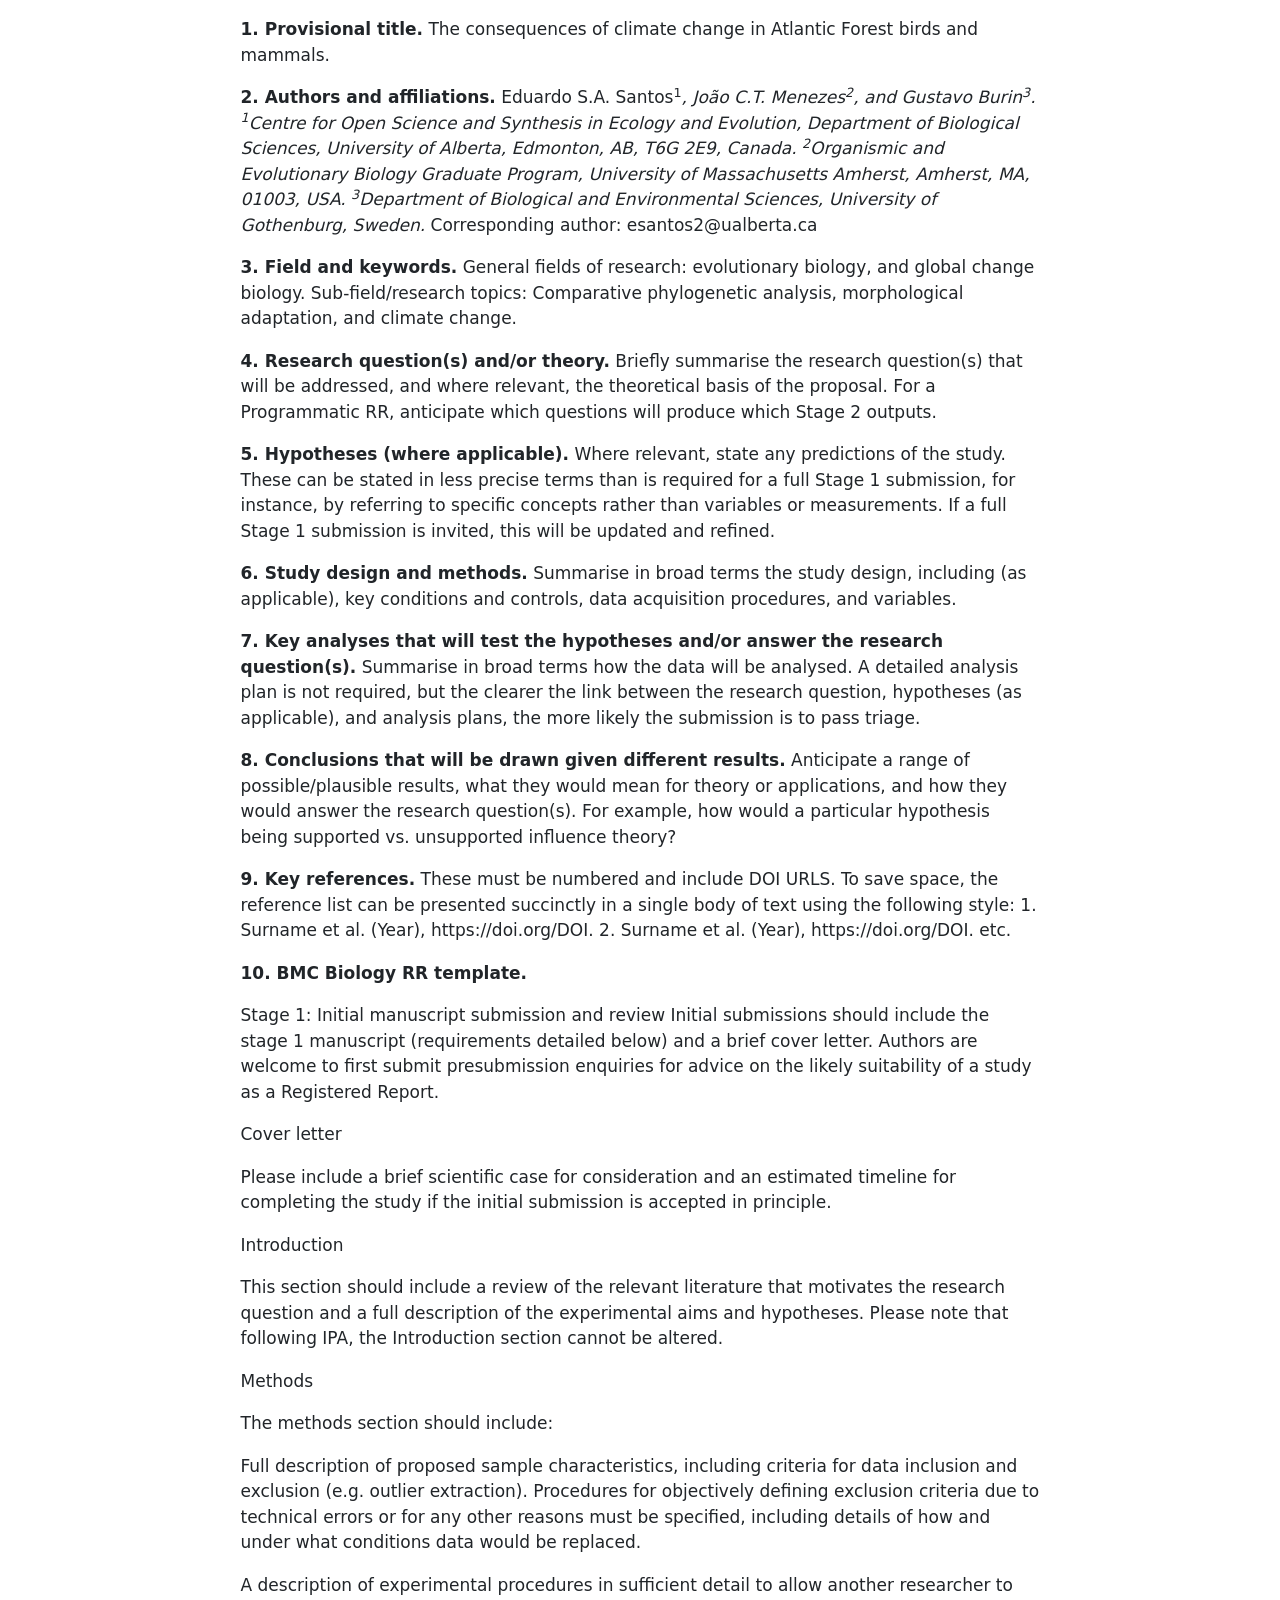
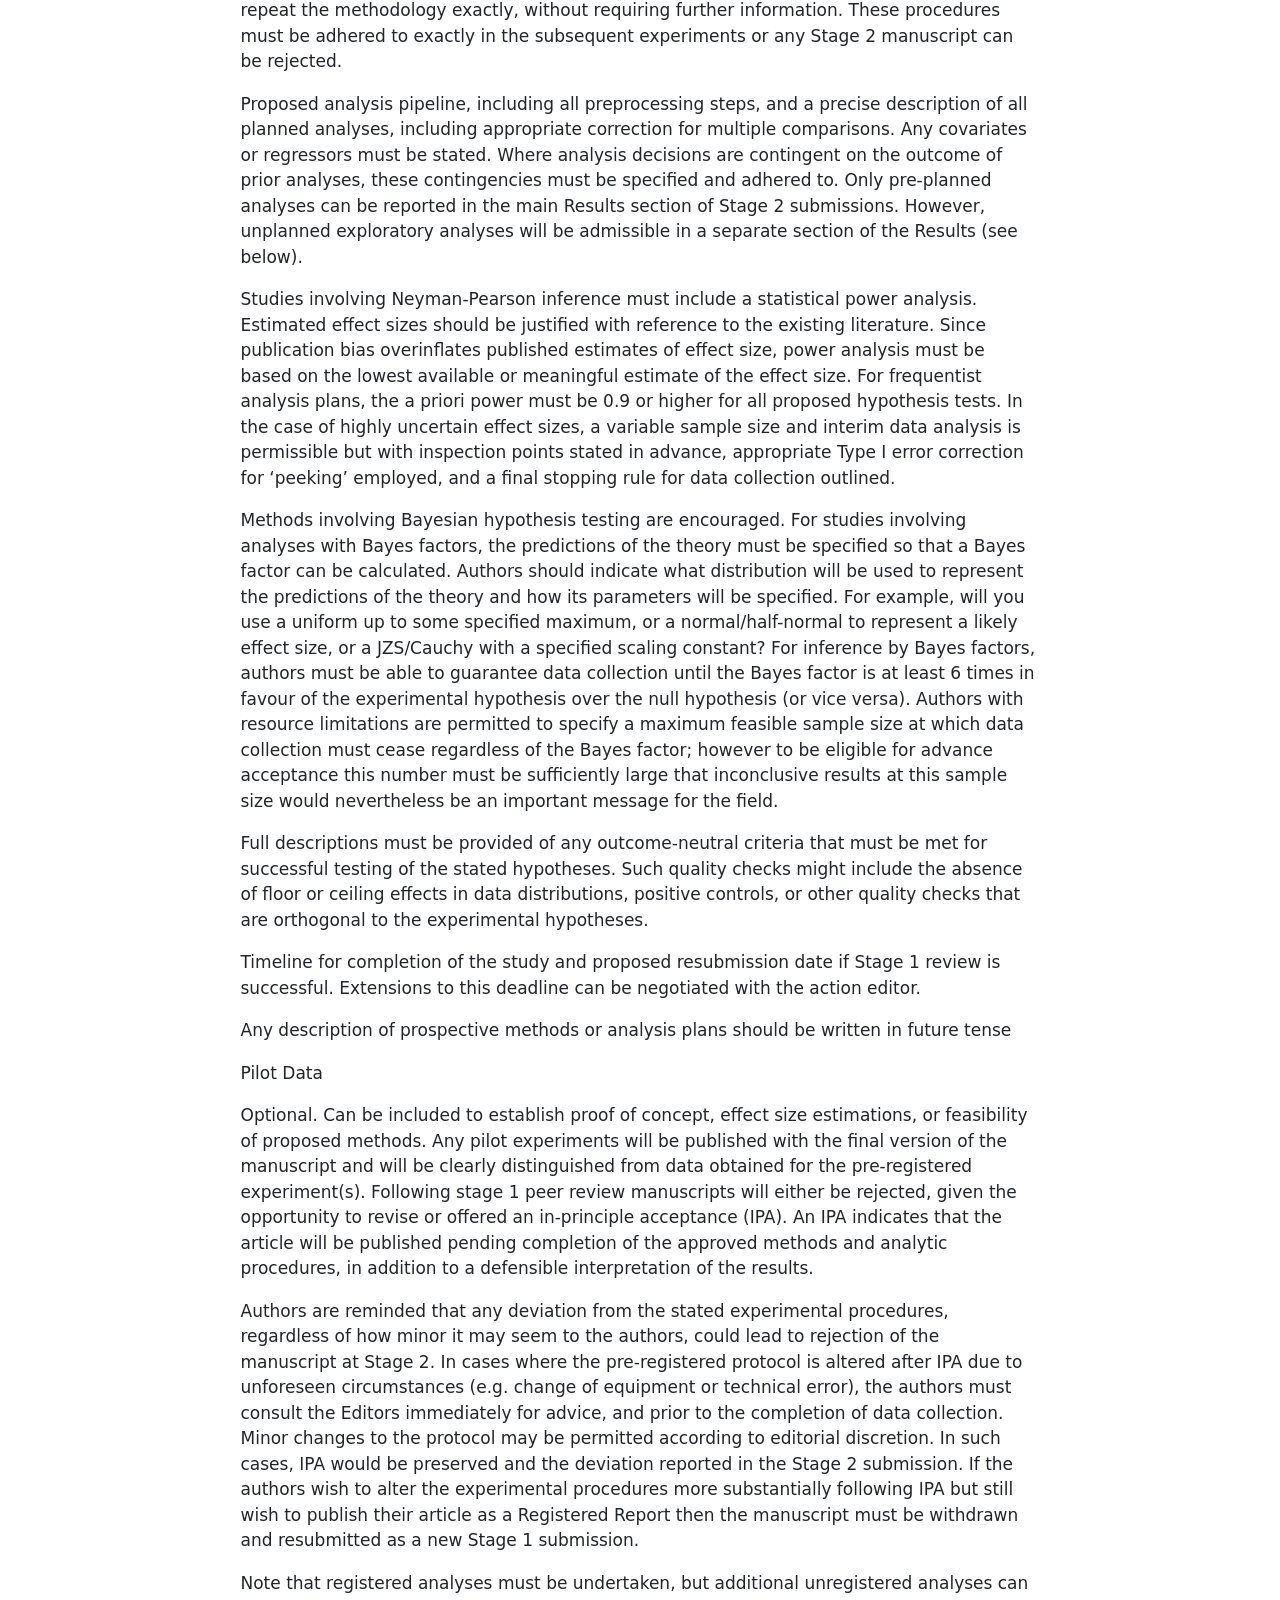
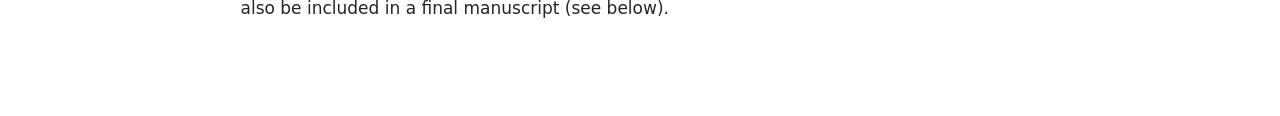
<file: RegisteredReport/atlanticBirdsRegisteredReportOnePager.html>
<!DOCTYPE html>
<html xmlns="http://www.w3.org/1999/xhtml" lang="en" xml:lang="en"><head>

<meta charset="utf-8">
<meta name="generator" content="quarto-1.8.25">

<meta name="viewport" content="width=device-width, initial-scale=1.0, user-scalable=yes">


<title>atlanticbirdsregisteredreportonepager</title>
<style>
code{white-space: pre-wrap;}
span.smallcaps{font-variant: small-caps;}
div.columns{display: flex; gap: min(4vw, 1.5em);}
div.column{flex: auto; overflow-x: auto;}
div.hanging-indent{margin-left: 1.5em; text-indent: -1.5em;}
ul.task-list{list-style: none;}
ul.task-list li input[type="checkbox"] {
  width: 0.8em;
  margin: 0 0.8em 0.2em -1em; /* quarto-specific, see https://github.com/quarto-dev/quarto-cli/issues/4556 */ 
  vertical-align: middle;
}
</style>


<script src="atlanticBirdsRegisteredReportOnePager_files/libs/clipboard/clipboard.min.js"></script>
<script src="atlanticBirdsRegisteredReportOnePager_files/libs/quarto-html/quarto.js" type="module"></script>
<script src="atlanticBirdsRegisteredReportOnePager_files/libs/quarto-html/tabsets/tabsets.js" type="module"></script>
<script src="atlanticBirdsRegisteredReportOnePager_files/libs/quarto-html/axe/axe-check.js" type="module"></script>
<script src="atlanticBirdsRegisteredReportOnePager_files/libs/quarto-html/popper.min.js"></script>
<script src="atlanticBirdsRegisteredReportOnePager_files/libs/quarto-html/tippy.umd.min.js"></script>
<script src="atlanticBirdsRegisteredReportOnePager_files/libs/quarto-html/anchor.min.js"></script>
<link href="atlanticBirdsRegisteredReportOnePager_files/libs/quarto-html/tippy.css" rel="stylesheet">
<link href="atlanticBirdsRegisteredReportOnePager_files/libs/quarto-html/quarto-syntax-highlighting-7b89279ff1a6dce999919e0e67d4d9ec.css" rel="stylesheet" id="quarto-text-highlighting-styles">
<script src="atlanticBirdsRegisteredReportOnePager_files/libs/bootstrap/bootstrap.min.js"></script>
<link href="atlanticBirdsRegisteredReportOnePager_files/libs/bootstrap/bootstrap-icons.css" rel="stylesheet">
<link href="atlanticBirdsRegisteredReportOnePager_files/libs/bootstrap/bootstrap-d6a003b94517c951b2d65075d42fb01b.min.css" rel="stylesheet" append-hash="true" id="quarto-bootstrap" data-mode="light">


</head>

<body class="fullcontent quarto-light">

<div id="quarto-content" class="page-columns page-rows-contents page-layout-article">

<main class="content" id="quarto-document-content">




<p><strong>1. Provisional title.</strong> The consequences of climate change in Atlantic Forest birds and mammals.</p>
<p><strong>2. Authors and affiliations.</strong> Eduardo S.A. Santos<sup>1<em></em></sup><em>, João C.T. Menezes<sup>2</sup>, and Gustavo Burin<sup>3</sup>. <sup>1</sup>Centre for Open Science and Synthesis in Ecology and Evolution, Department of Biological Sciences, University of Alberta, Edmonton, AB, T6G 2E9, Canada. <sup>2</sup>Organismic and Evolutionary Biology Graduate Program, University of Massachusetts Amherst, Amherst, MA, 01003, USA. <sup>3</sup>Department of Biological and Environmental Sciences, University of Gothenburg, Sweden. <sup></sup></em>Corresponding author: esantos2@ualberta.ca</p>
<p><strong>3. Field and keywords.</strong> General fields of research: evolutionary biology, and global change biology. Sub-field/research topics: Comparative phylogenetic analysis, morphological adaptation, and climate change.</p>
<p><strong>4. Research question(s) and/or theory.</strong> Briefly summarise the research question(s) that will be addressed, and where relevant, the theoretical basis of the proposal. For a Programmatic RR, anticipate which questions will produce which Stage 2 outputs.</p>
<p><strong>5. Hypotheses (where applicable).</strong> Where relevant, state any predictions of the study. These can be stated in less precise terms than is required for a full Stage 1 submission, for instance, by referring to specific concepts rather than variables or measurements. If a full Stage 1 submission is invited, this will be updated and refined.</p>
<p><strong>6. Study design and methods.</strong> Summarise in broad terms the study design, including (as applicable), key conditions and controls, data acquisition procedures, and variables.</p>
<p><strong>7. Key analyses that will test the hypotheses and/or answer the research question(s).</strong> Summarise in broad terms how the data will be analysed. A detailed analysis plan is not required, but the clearer the link between the research question, hypotheses (as applicable), and analysis plans, the more likely the submission is to pass triage.</p>
<p><strong>8. Conclusions that will be drawn given different results.</strong> Anticipate a range of possible/plausible results, what they would mean for theory or applications, and how they would answer the research question(s). For example, how would a particular hypothesis being supported vs.&nbsp;unsupported influence theory?</p>
<p><strong>9. Key references.</strong> These must be numbered and include DOI URLS. To save space, the reference list can be presented succinctly in a single body of text using the following style: 1. Surname et al.&nbsp;(Year), https://doi.org/DOI. 2. Surname et al.&nbsp;(Year), https://doi.org/DOI. etc.</p>
<p><strong>10. BMC Biology RR template.</strong></p>
<p>Stage 1: Initial manuscript submission and review Initial submissions should include the stage 1 manuscript (requirements detailed below) and a brief cover letter. Authors are welcome to first submit presubmission enquiries for advice on the likely suitability of a study as a Registered Report.</p>
<p>Cover letter</p>
<p>Please include a brief scientific case for consideration and an estimated timeline for completing the study if the initial submission is accepted in principle.</p>
<p>Introduction</p>
<p>This section should include a review of the relevant literature that motivates the research question and a full description of the experimental aims and hypotheses. Please note that following IPA, the Introduction section cannot be altered.</p>
<p>Methods</p>
<p>The methods section should include:</p>
<p>Full description of proposed sample characteristics, including criteria for data inclusion and exclusion (e.g.&nbsp;outlier extraction). Procedures for objectively defining exclusion criteria due to technical errors or for any other reasons must be specified, including details of how and under what conditions data would be replaced.</p>
<p>A description of experimental procedures in sufficient detail to allow another researcher to repeat the methodology exactly, without requiring further information. These procedures must be adhered to exactly in the subsequent experiments or any Stage 2 manuscript can be rejected.</p>
<p>Proposed analysis pipeline, including all preprocessing steps, and a precise description of all planned analyses, including appropriate correction for multiple comparisons. Any covariates or regressors must be stated. Where analysis decisions are contingent on the outcome of prior analyses, these contingencies must be specified and adhered to. Only pre-planned analyses can be reported in the main Results section of Stage 2 submissions. However, unplanned exploratory analyses will be admissible in a separate section of the Results (see below).</p>
<p>Studies involving Neyman-Pearson inference must include a statistical power analysis. Estimated effect sizes should be justified with reference to the existing literature. Since publication bias overinflates published estimates of effect size, power analysis must be based on the lowest available or meaningful estimate of the effect size. For frequentist analysis plans, the a priori power must be 0.9 or higher for all proposed hypothesis tests. In the case of highly uncertain effect sizes, a variable sample size and interim data analysis is permissible but with inspection points stated in advance, appropriate Type I error correction for ‘peeking’ employed, and a final stopping rule for data collection outlined.</p>
<p>Methods involving Bayesian hypothesis testing are encouraged. For studies involving analyses with Bayes factors, the predictions of the theory must be specified so that a Bayes factor can be calculated. Authors should indicate what distribution will be used to represent the predictions of the theory and how its parameters will be specified. For example, will you use a uniform up to some specified maximum, or a normal/half-normal to represent a likely effect size, or a JZS/Cauchy with a specified scaling constant? For inference by Bayes factors, authors must be able to guarantee data collection until the Bayes factor is at least 6 times in favour of the experimental hypothesis over the null hypothesis (or vice versa). Authors with resource limitations are permitted to specify a maximum feasible sample size at which data collection must cease regardless of the Bayes factor; however to be eligible for advance acceptance this number must be sufficiently large that inconclusive results at this sample size would nevertheless be an important message for the field.</p>
<p>Full descriptions must be provided of any outcome-neutral criteria that must be met for successful testing of the stated hypotheses. Such quality checks might include the absence of floor or ceiling effects in data distributions, positive controls, or other quality checks that are orthogonal to the experimental hypotheses.</p>
<p>Timeline for completion of the study and proposed resubmission date if Stage 1 review is successful. Extensions to this deadline can be negotiated with the action editor.</p>
<p>Any description of prospective methods or analysis plans should be written in future tense</p>
<p>Pilot Data</p>
<p>Optional. Can be included to establish proof of concept, effect size estimations, or feasibility of proposed methods. Any pilot experiments will be published with the final version of the manuscript and will be clearly distinguished from data obtained for the pre-registered experiment(s). Following stage 1 peer review manuscripts will either be rejected, given the opportunity to revise or offered an in-principle acceptance (IPA). An IPA indicates that the article will be published pending completion of the approved methods and analytic procedures, in addition to a defensible interpretation of the results.</p>
<p>Authors are reminded that any deviation from the stated experimental procedures, regardless of how minor it may seem to the authors, could lead to rejection of the manuscript at Stage 2. In cases where the pre-registered protocol is altered after IPA due to unforeseen circumstances (e.g.&nbsp;change of equipment or technical error), the authors must consult the Editors immediately for advice, and prior to the completion of data collection. Minor changes to the protocol may be permitted according to editorial discretion. In such cases, IPA would be preserved and the deviation reported in the Stage 2 submission. If the authors wish to alter the experimental procedures more substantially following IPA but still wish to publish their article as a Registered Report then the manuscript must be withdrawn and resubmitted as a new Stage 1 submission.</p>
<p>Note that registered analyses must be undertaken, but additional unregistered analyses can also be included in a final manuscript (see below).</p>

</main>
<!-- /main column -->
<script id="quarto-html-after-body" type="application/javascript">
  window.document.addEventListener("DOMContentLoaded", function (event) {
    const icon = "";
    const anchorJS = new window.AnchorJS();
    anchorJS.options = {
      placement: 'right',
      icon: icon
    };
    anchorJS.add('.anchored');
    const isCodeAnnotation = (el) => {
      for (const clz of el.classList) {
        if (clz.startsWith('code-annotation-')) {                     
          return true;
        }
      }
      return false;
    }
    const onCopySuccess = function(e) {
      // button target
      const button = e.trigger;
      // don't keep focus
      button.blur();
      // flash "checked"
      button.classList.add('code-copy-button-checked');
      var currentTitle = button.getAttribute("title");
      button.setAttribute("title", "Copied!");
      let tooltip;
      if (window.bootstrap) {
        button.setAttribute("data-bs-toggle", "tooltip");
        button.setAttribute("data-bs-placement", "left");
        button.setAttribute("data-bs-title", "Copied!");
        tooltip = new bootstrap.Tooltip(button, 
          { trigger: "manual", 
            customClass: "code-copy-button-tooltip",
            offset: [0, -8]});
        tooltip.show();    
      }
      setTimeout(function() {
        if (tooltip) {
          tooltip.hide();
          button.removeAttribute("data-bs-title");
          button.removeAttribute("data-bs-toggle");
          button.removeAttribute("data-bs-placement");
        }
        button.setAttribute("title", currentTitle);
        button.classList.remove('code-copy-button-checked');
      }, 1000);
      // clear code selection
      e.clearSelection();
    }
    const getTextToCopy = function(trigger) {
      const outerScaffold = trigger.parentElement.cloneNode(true);
      const codeEl = outerScaffold.querySelector('code');
      for (const childEl of codeEl.children) {
        if (isCodeAnnotation(childEl)) {
          childEl.remove();
        }
      }
      return codeEl.innerText;
    }
    const clipboard = new window.ClipboardJS('.code-copy-button:not([data-in-quarto-modal])', {
      text: getTextToCopy
    });
    clipboard.on('success', onCopySuccess);
    if (window.document.getElementById('quarto-embedded-source-code-modal')) {
      const clipboardModal = new window.ClipboardJS('.code-copy-button[data-in-quarto-modal]', {
        text: getTextToCopy,
        container: window.document.getElementById('quarto-embedded-source-code-modal')
      });
      clipboardModal.on('success', onCopySuccess);
    }
      var localhostRegex = new RegExp(/^(?:http|https):\/\/localhost\:?[0-9]*\//);
      var mailtoRegex = new RegExp(/^mailto:/);
        var filterRegex = new RegExp('/' + window.location.host + '/');
      var isInternal = (href) => {
          return filterRegex.test(href) || localhostRegex.test(href) || mailtoRegex.test(href);
      }
      // Inspect non-navigation links and adorn them if external
     var links = window.document.querySelectorAll('a[href]:not(.nav-link):not(.navbar-brand):not(.toc-action):not(.sidebar-link):not(.sidebar-item-toggle):not(.pagination-link):not(.no-external):not([aria-hidden]):not(.dropdown-item):not(.quarto-navigation-tool):not(.about-link)');
      for (var i=0; i<links.length; i++) {
        const link = links[i];
        if (!isInternal(link.href)) {
          // undo the damage that might have been done by quarto-nav.js in the case of
          // links that we want to consider external
          if (link.dataset.originalHref !== undefined) {
            link.href = link.dataset.originalHref;
          }
        }
      }
    function tippyHover(el, contentFn, onTriggerFn, onUntriggerFn) {
      const config = {
        allowHTML: true,
        maxWidth: 500,
        delay: 100,
        arrow: false,
        appendTo: function(el) {
            return el.parentElement;
        },
        interactive: true,
        interactiveBorder: 10,
        theme: 'quarto',
        placement: 'bottom-start',
      };
      if (contentFn) {
        config.content = contentFn;
      }
      if (onTriggerFn) {
        config.onTrigger = onTriggerFn;
      }
      if (onUntriggerFn) {
        config.onUntrigger = onUntriggerFn;
      }
      window.tippy(el, config); 
    }
    const noterefs = window.document.querySelectorAll('a[role="doc-noteref"]');
    for (var i=0; i<noterefs.length; i++) {
      const ref = noterefs[i];
      tippyHover(ref, function() {
        // use id or data attribute instead here
        let href = ref.getAttribute('data-footnote-href') || ref.getAttribute('href');
        try { href = new URL(href).hash; } catch {}
        const id = href.replace(/^#\/?/, "");
        const note = window.document.getElementById(id);
        if (note) {
          return note.innerHTML;
        } else {
          return "";
        }
      });
    }
    const xrefs = window.document.querySelectorAll('a.quarto-xref');
    const processXRef = (id, note) => {
      // Strip column container classes
      const stripColumnClz = (el) => {
        el.classList.remove("page-full", "page-columns");
        if (el.children) {
          for (const child of el.children) {
            stripColumnClz(child);
          }
        }
      }
      stripColumnClz(note)
      if (id === null || id.startsWith('sec-')) {
        // Special case sections, only their first couple elements
        const container = document.createElement("div");
        if (note.children && note.children.length > 2) {
          container.appendChild(note.children[0].cloneNode(true));
          for (let i = 1; i < note.children.length; i++) {
            const child = note.children[i];
            if (child.tagName === "P" && child.innerText === "") {
              continue;
            } else {
              container.appendChild(child.cloneNode(true));
              break;
            }
          }
          if (window.Quarto?.typesetMath) {
            window.Quarto.typesetMath(container);
          }
          return container.innerHTML
        } else {
          if (window.Quarto?.typesetMath) {
            window.Quarto.typesetMath(note);
          }
          return note.innerHTML;
        }
      } else {
        // Remove any anchor links if they are present
        const anchorLink = note.querySelector('a.anchorjs-link');
        if (anchorLink) {
          anchorLink.remove();
        }
        if (window.Quarto?.typesetMath) {
          window.Quarto.typesetMath(note);
        }
        if (note.classList.contains("callout")) {
          return note.outerHTML;
        } else {
          return note.innerHTML;
        }
      }
    }
    for (var i=0; i<xrefs.length; i++) {
      const xref = xrefs[i];
      tippyHover(xref, undefined, function(instance) {
        instance.disable();
        let url = xref.getAttribute('href');
        let hash = undefined; 
        if (url.startsWith('#')) {
          hash = url;
        } else {
          try { hash = new URL(url).hash; } catch {}
        }
        if (hash) {
          const id = hash.replace(/^#\/?/, "");
          const note = window.document.getElementById(id);
          if (note !== null) {
            try {
              const html = processXRef(id, note.cloneNode(true));
              instance.setContent(html);
            } finally {
              instance.enable();
              instance.show();
            }
          } else {
            // See if we can fetch this
            fetch(url.split('#')[0])
            .then(res => res.text())
            .then(html => {
              const parser = new DOMParser();
              const htmlDoc = parser.parseFromString(html, "text/html");
              const note = htmlDoc.getElementById(id);
              if (note !== null) {
                const html = processXRef(id, note);
                instance.setContent(html);
              } 
            }).finally(() => {
              instance.enable();
              instance.show();
            });
          }
        } else {
          // See if we can fetch a full url (with no hash to target)
          // This is a special case and we should probably do some content thinning / targeting
          fetch(url)
          .then(res => res.text())
          .then(html => {
            const parser = new DOMParser();
            const htmlDoc = parser.parseFromString(html, "text/html");
            const note = htmlDoc.querySelector('main.content');
            if (note !== null) {
              // This should only happen for chapter cross references
              // (since there is no id in the URL)
              // remove the first header
              if (note.children.length > 0 && note.children[0].tagName === "HEADER") {
                note.children[0].remove();
              }
              const html = processXRef(null, note);
              instance.setContent(html);
            } 
          }).finally(() => {
            instance.enable();
            instance.show();
          });
        }
      }, function(instance) {
      });
    }
        let selectedAnnoteEl;
        const selectorForAnnotation = ( cell, annotation) => {
          let cellAttr = 'data-code-cell="' + cell + '"';
          let lineAttr = 'data-code-annotation="' +  annotation + '"';
          const selector = 'span[' + cellAttr + '][' + lineAttr + ']';
          return selector;
        }
        const selectCodeLines = (annoteEl) => {
          const doc = window.document;
          const targetCell = annoteEl.getAttribute("data-target-cell");
          const targetAnnotation = annoteEl.getAttribute("data-target-annotation");
          const annoteSpan = window.document.querySelector(selectorForAnnotation(targetCell, targetAnnotation));
          const lines = annoteSpan.getAttribute("data-code-lines").split(",");
          const lineIds = lines.map((line) => {
            return targetCell + "-" + line;
          })
          let top = null;
          let height = null;
          let parent = null;
          if (lineIds.length > 0) {
              //compute the position of the single el (top and bottom and make a div)
              const el = window.document.getElementById(lineIds[0]);
              top = el.offsetTop;
              height = el.offsetHeight;
              parent = el.parentElement.parentElement;
            if (lineIds.length > 1) {
              const lastEl = window.document.getElementById(lineIds[lineIds.length - 1]);
              const bottom = lastEl.offsetTop + lastEl.offsetHeight;
              height = bottom - top;
            }
            if (top !== null && height !== null && parent !== null) {
              // cook up a div (if necessary) and position it 
              let div = window.document.getElementById("code-annotation-line-highlight");
              if (div === null) {
                div = window.document.createElement("div");
                div.setAttribute("id", "code-annotation-line-highlight");
                div.style.position = 'absolute';
                parent.appendChild(div);
              }
              div.style.top = top - 2 + "px";
              div.style.height = height + 4 + "px";
              div.style.left = 0;
              let gutterDiv = window.document.getElementById("code-annotation-line-highlight-gutter");
              if (gutterDiv === null) {
                gutterDiv = window.document.createElement("div");
                gutterDiv.setAttribute("id", "code-annotation-line-highlight-gutter");
                gutterDiv.style.position = 'absolute';
                const codeCell = window.document.getElementById(targetCell);
                const gutter = codeCell.querySelector('.code-annotation-gutter');
                gutter.appendChild(gutterDiv);
              }
              gutterDiv.style.top = top - 2 + "px";
              gutterDiv.style.height = height + 4 + "px";
            }
            selectedAnnoteEl = annoteEl;
          }
        };
        const unselectCodeLines = () => {
          const elementsIds = ["code-annotation-line-highlight", "code-annotation-line-highlight-gutter"];
          elementsIds.forEach((elId) => {
            const div = window.document.getElementById(elId);
            if (div) {
              div.remove();
            }
          });
          selectedAnnoteEl = undefined;
        };
          // Handle positioning of the toggle
      window.addEventListener(
        "resize",
        throttle(() => {
          elRect = undefined;
          if (selectedAnnoteEl) {
            selectCodeLines(selectedAnnoteEl);
          }
        }, 10)
      );
      function throttle(fn, ms) {
      let throttle = false;
      let timer;
        return (...args) => {
          if(!throttle) { // first call gets through
              fn.apply(this, args);
              throttle = true;
          } else { // all the others get throttled
              if(timer) clearTimeout(timer); // cancel #2
              timer = setTimeout(() => {
                fn.apply(this, args);
                timer = throttle = false;
              }, ms);
          }
        };
      }
        // Attach click handler to the DT
        const annoteDls = window.document.querySelectorAll('dt[data-target-cell]');
        for (const annoteDlNode of annoteDls) {
          annoteDlNode.addEventListener('click', (event) => {
            const clickedEl = event.target;
            if (clickedEl !== selectedAnnoteEl) {
              unselectCodeLines();
              const activeEl = window.document.querySelector('dt[data-target-cell].code-annotation-active');
              if (activeEl) {
                activeEl.classList.remove('code-annotation-active');
              }
              selectCodeLines(clickedEl);
              clickedEl.classList.add('code-annotation-active');
            } else {
              // Unselect the line
              unselectCodeLines();
              clickedEl.classList.remove('code-annotation-active');
            }
          });
        }
    const findCites = (el) => {
      const parentEl = el.parentElement;
      if (parentEl) {
        const cites = parentEl.dataset.cites;
        if (cites) {
          return {
            el,
            cites: cites.split(' ')
          };
        } else {
          return findCites(el.parentElement)
        }
      } else {
        return undefined;
      }
    };
    var bibliorefs = window.document.querySelectorAll('a[role="doc-biblioref"]');
    for (var i=0; i<bibliorefs.length; i++) {
      const ref = bibliorefs[i];
      const citeInfo = findCites(ref);
      if (citeInfo) {
        tippyHover(citeInfo.el, function() {
          var popup = window.document.createElement('div');
          citeInfo.cites.forEach(function(cite) {
            var citeDiv = window.document.createElement('div');
            citeDiv.classList.add('hanging-indent');
            citeDiv.classList.add('csl-entry');
            var biblioDiv = window.document.getElementById('ref-' + cite);
            if (biblioDiv) {
              citeDiv.innerHTML = biblioDiv.innerHTML;
            }
            popup.appendChild(citeDiv);
          });
          return popup.innerHTML;
        });
      }
    }
  });
  </script>
</div> <!-- /content -->




</body></html>
</file>
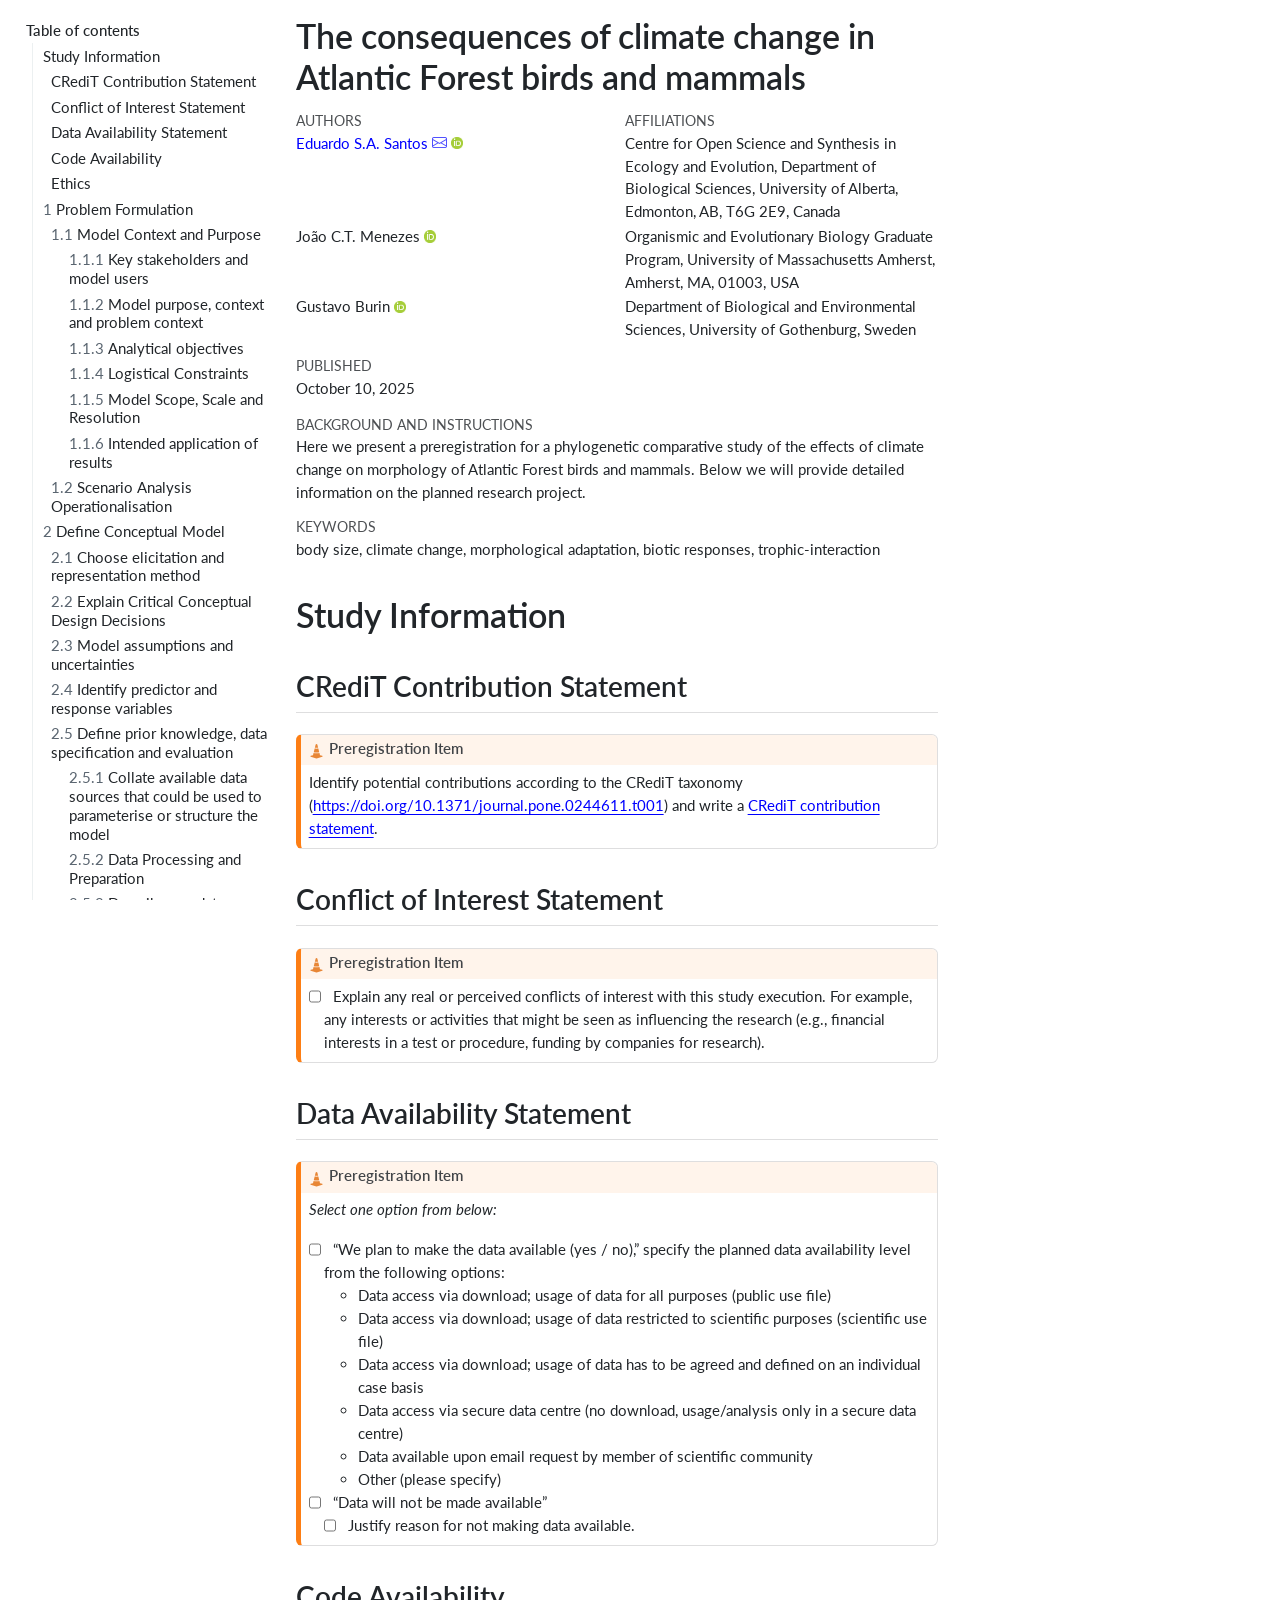
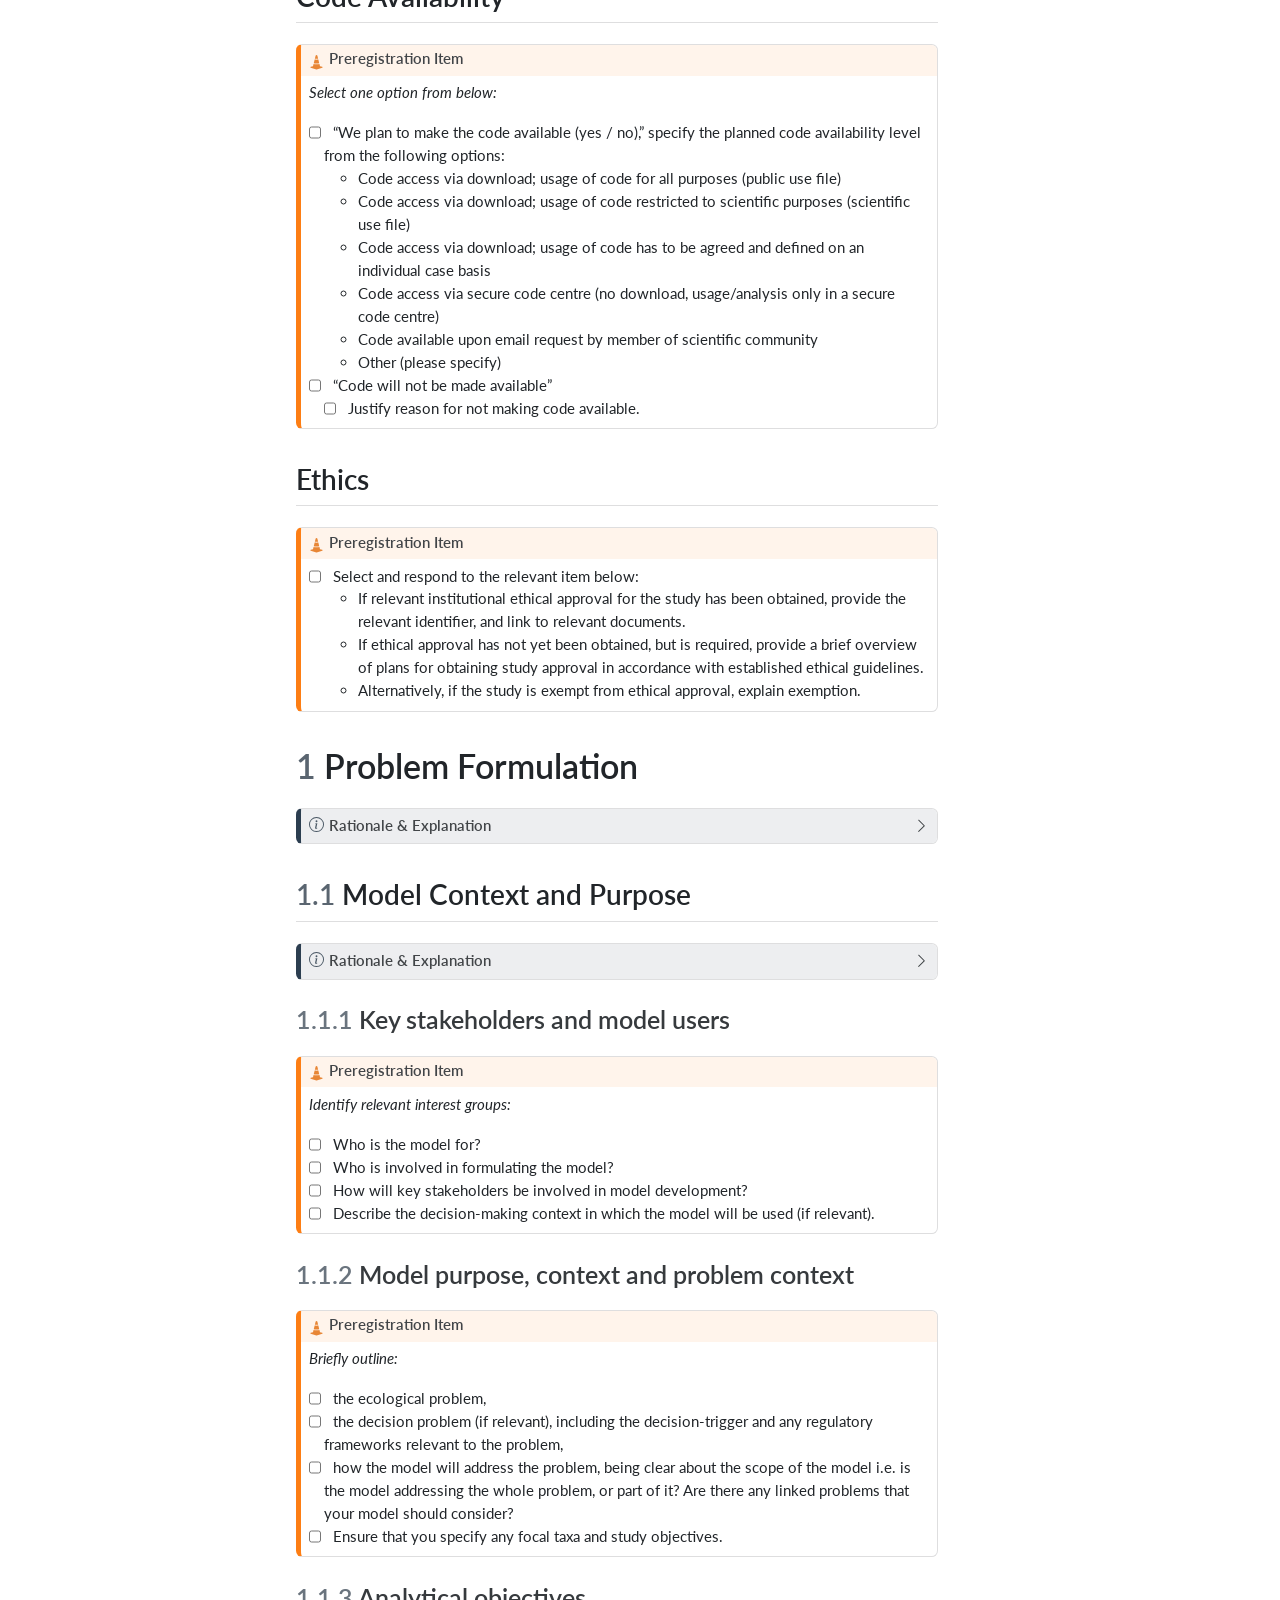
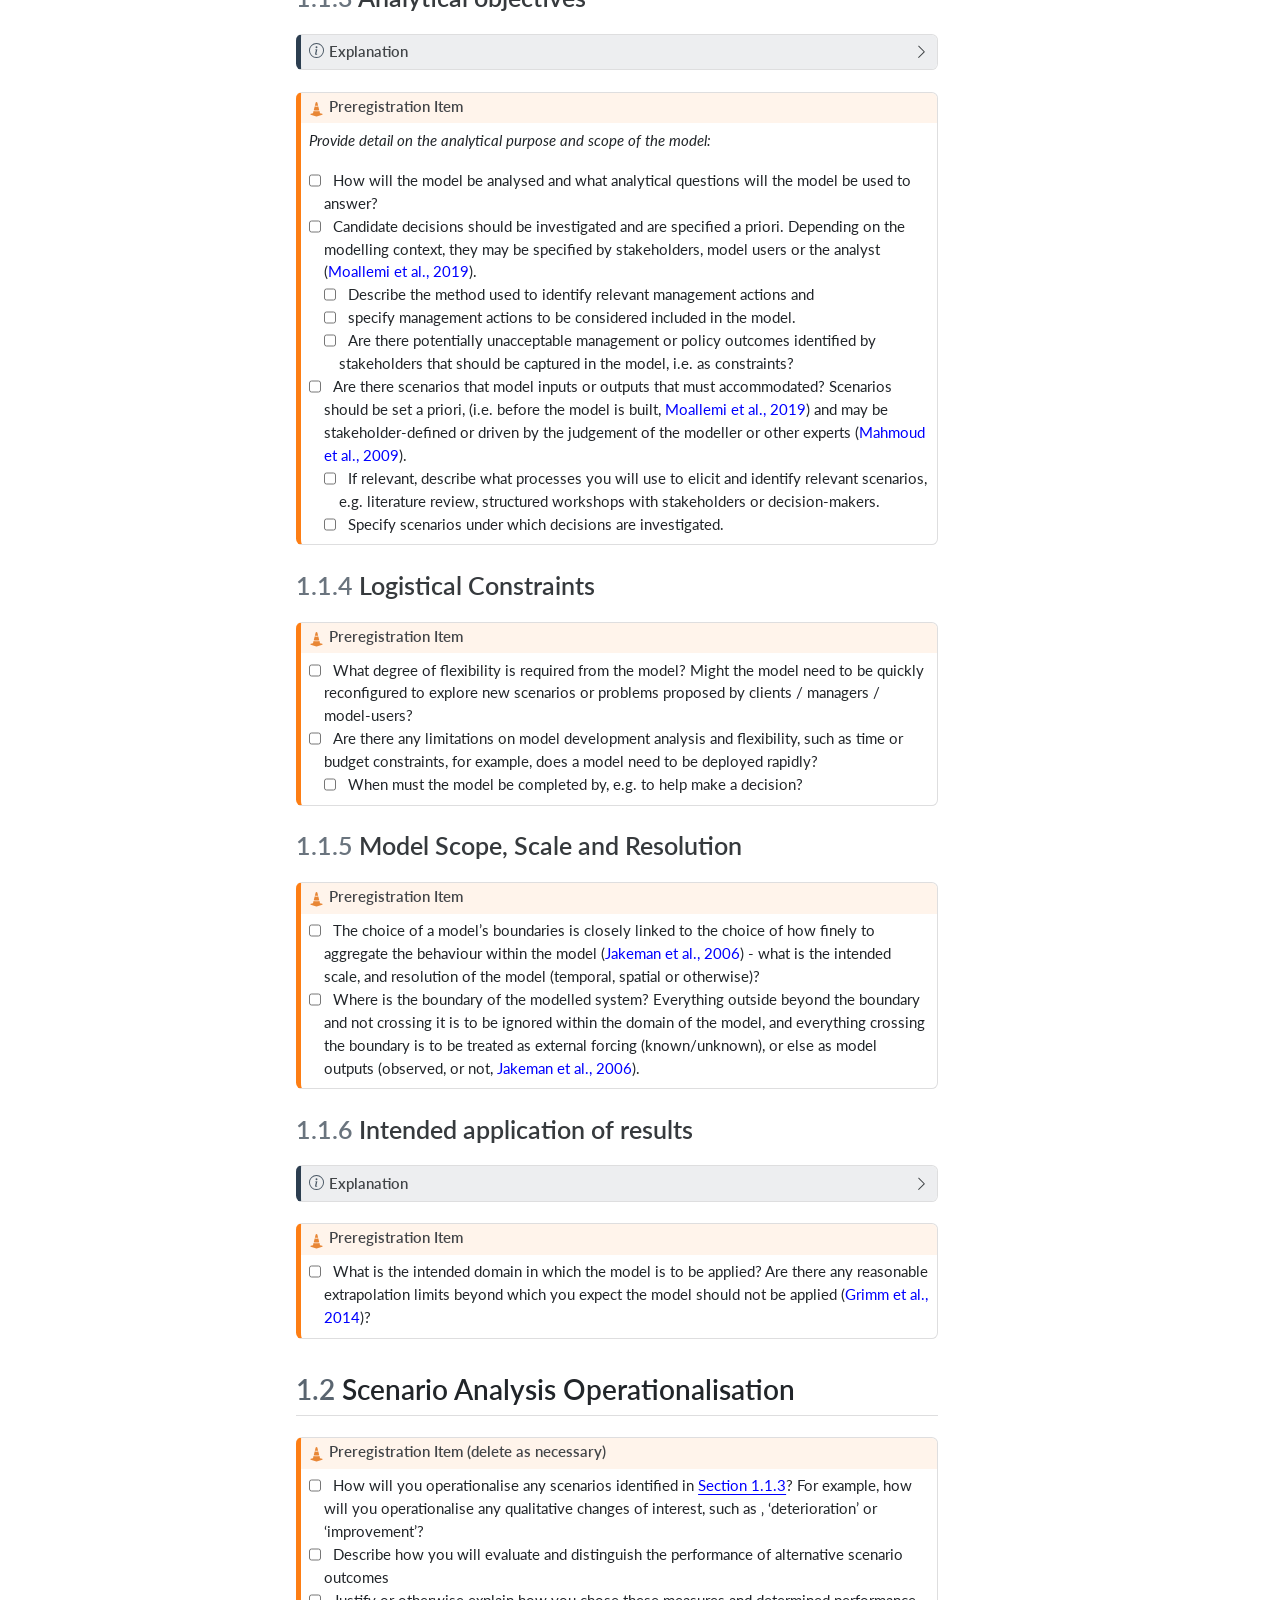
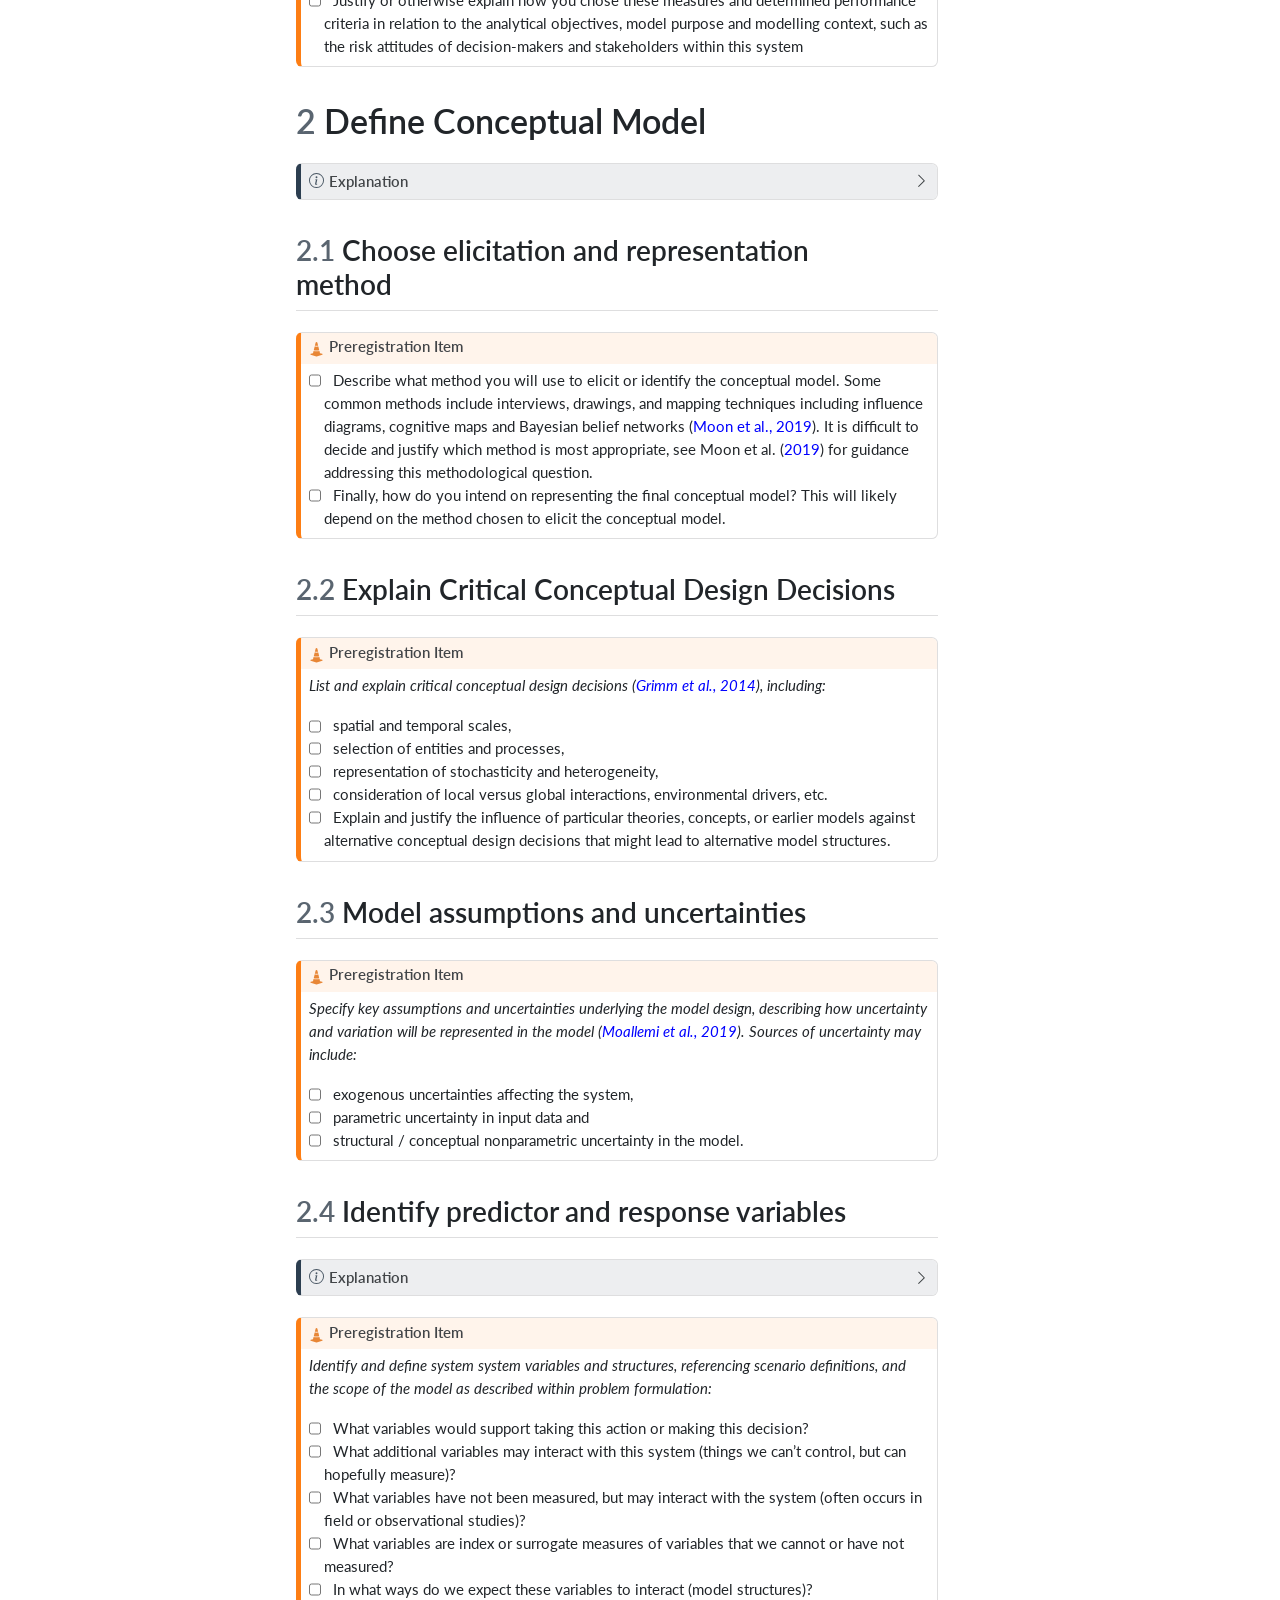
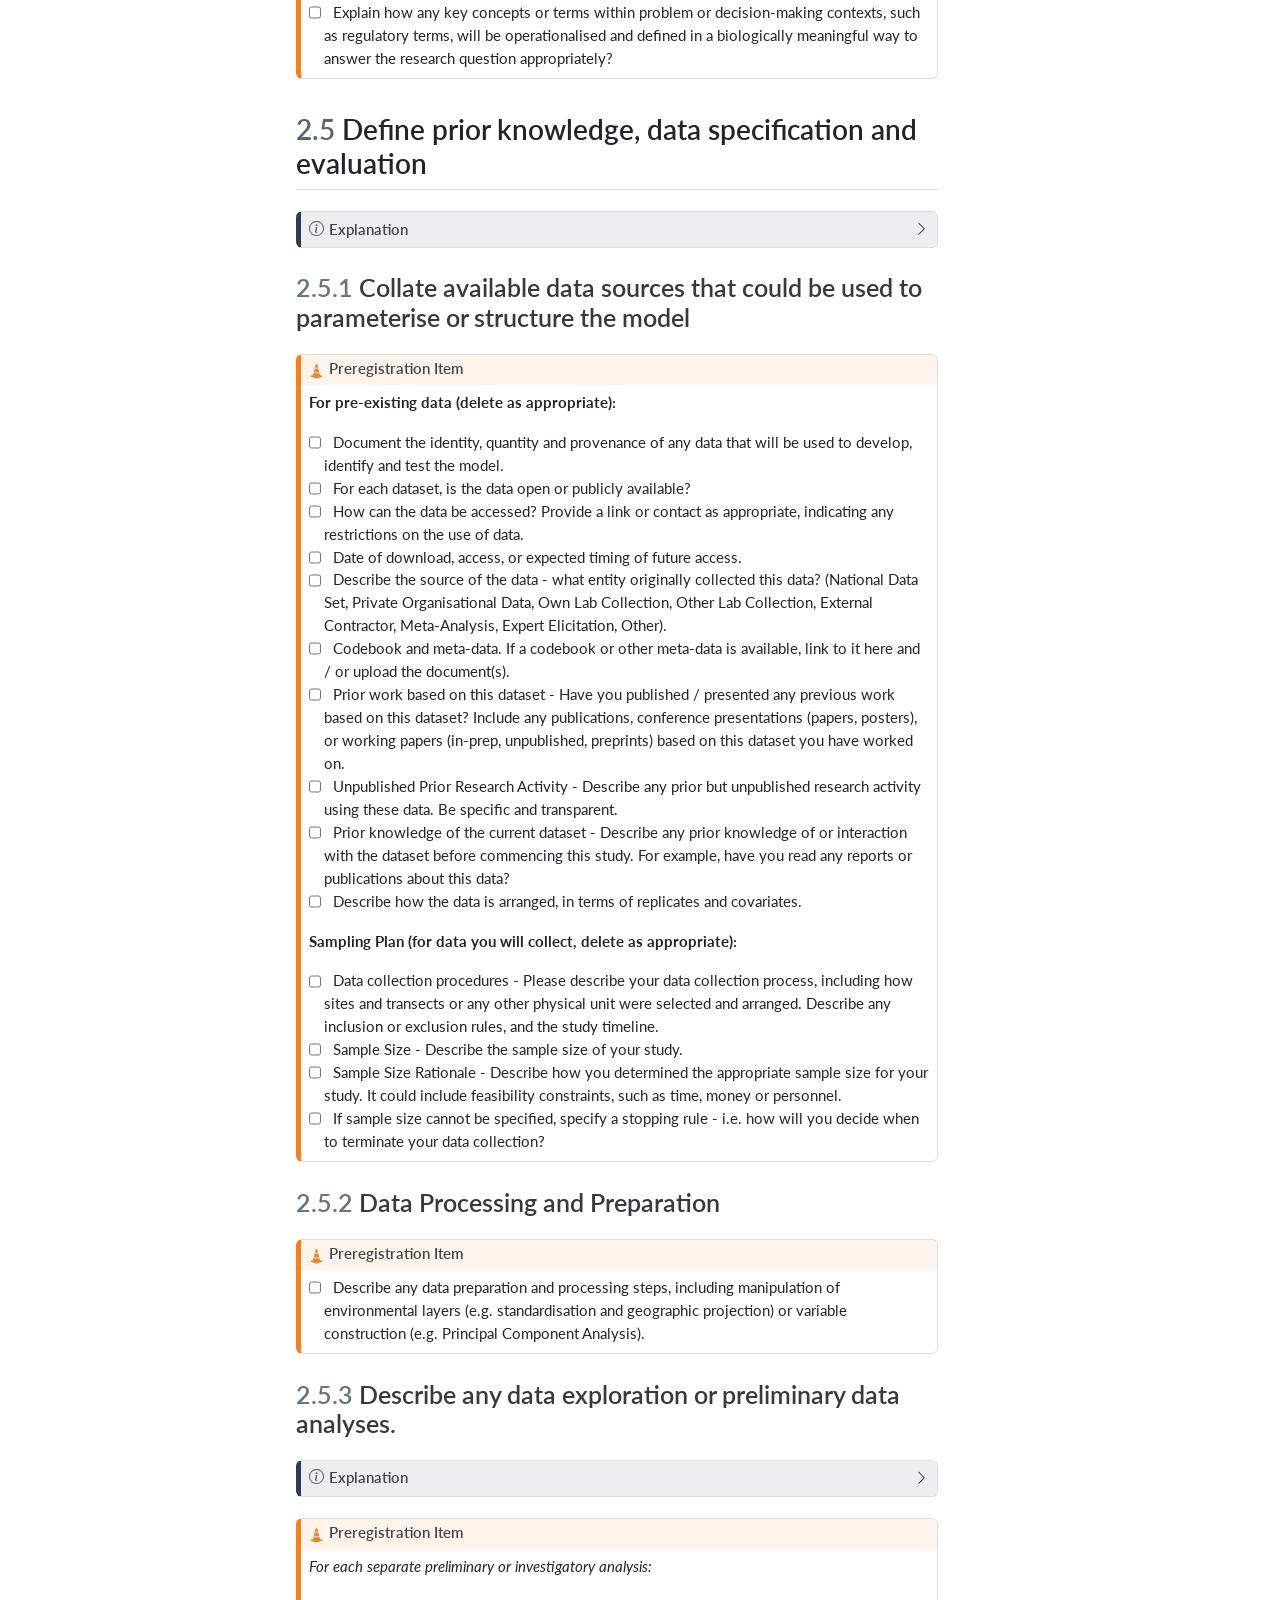
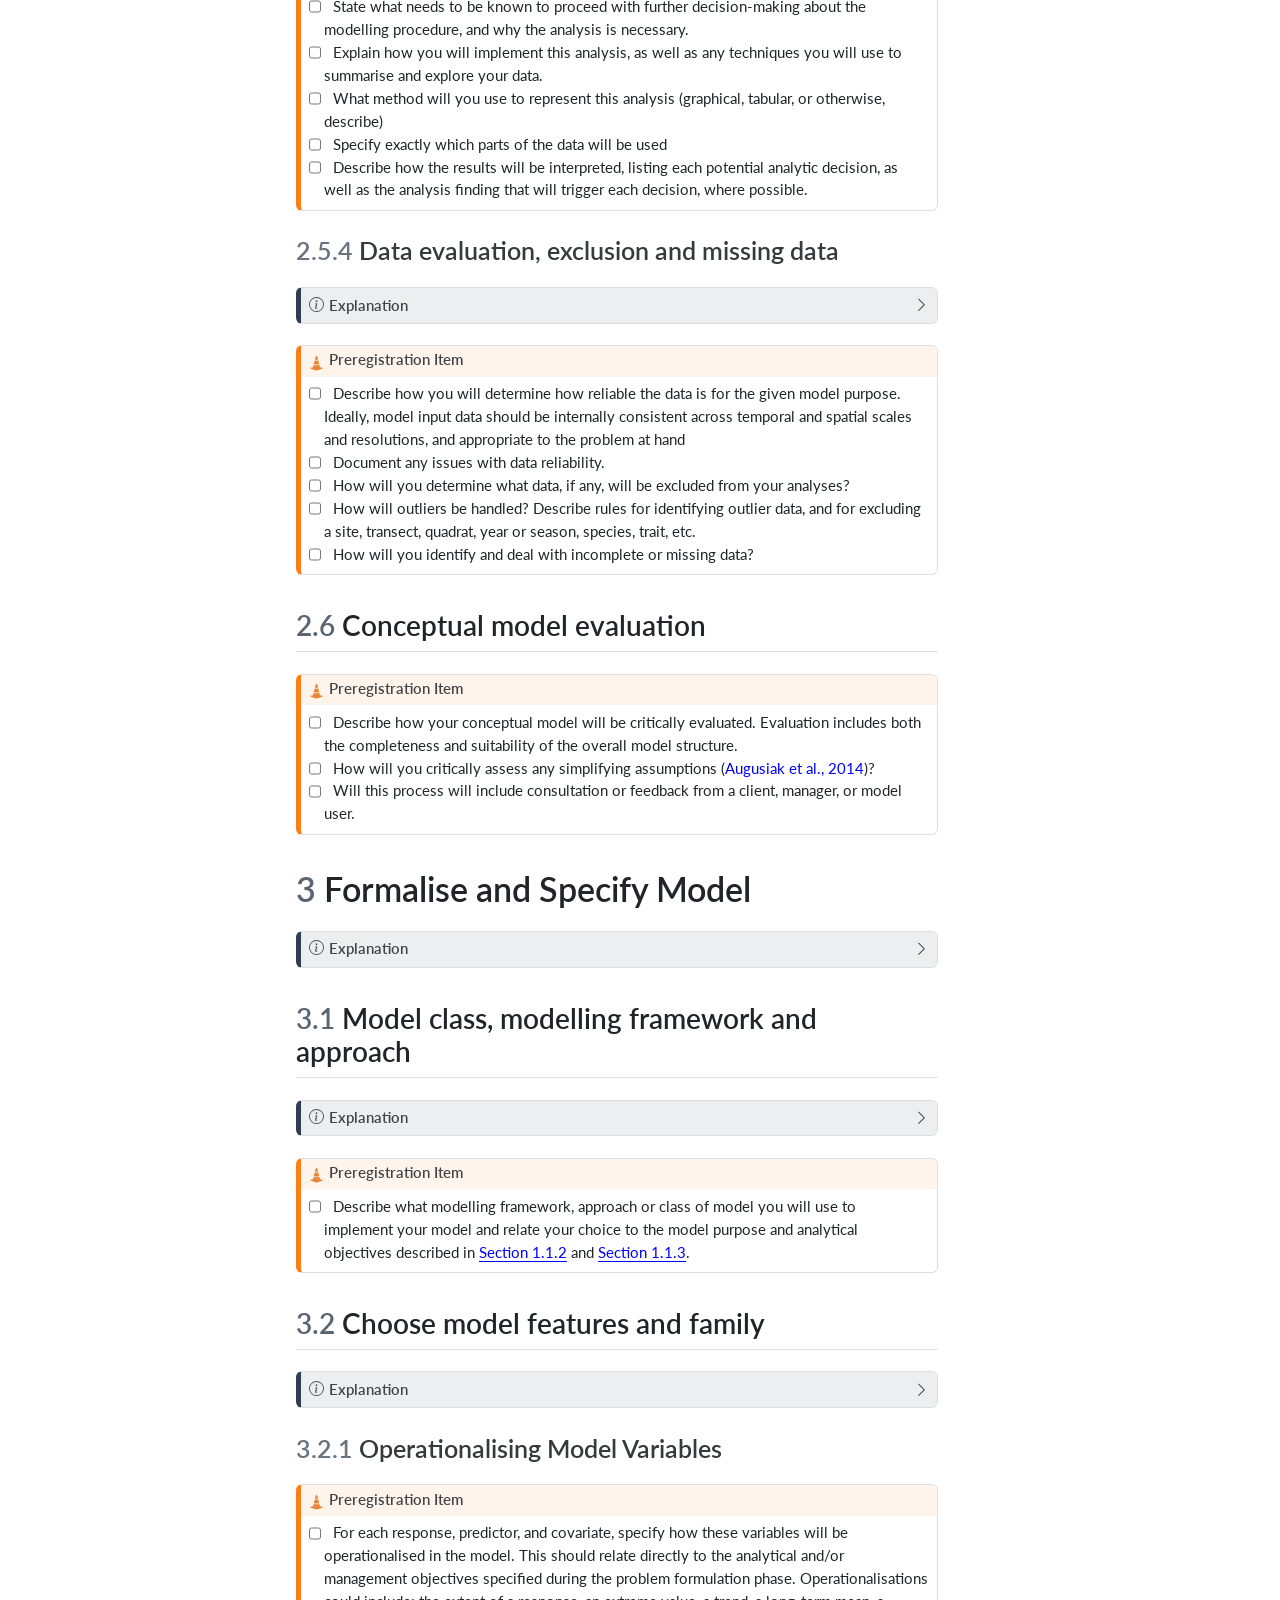
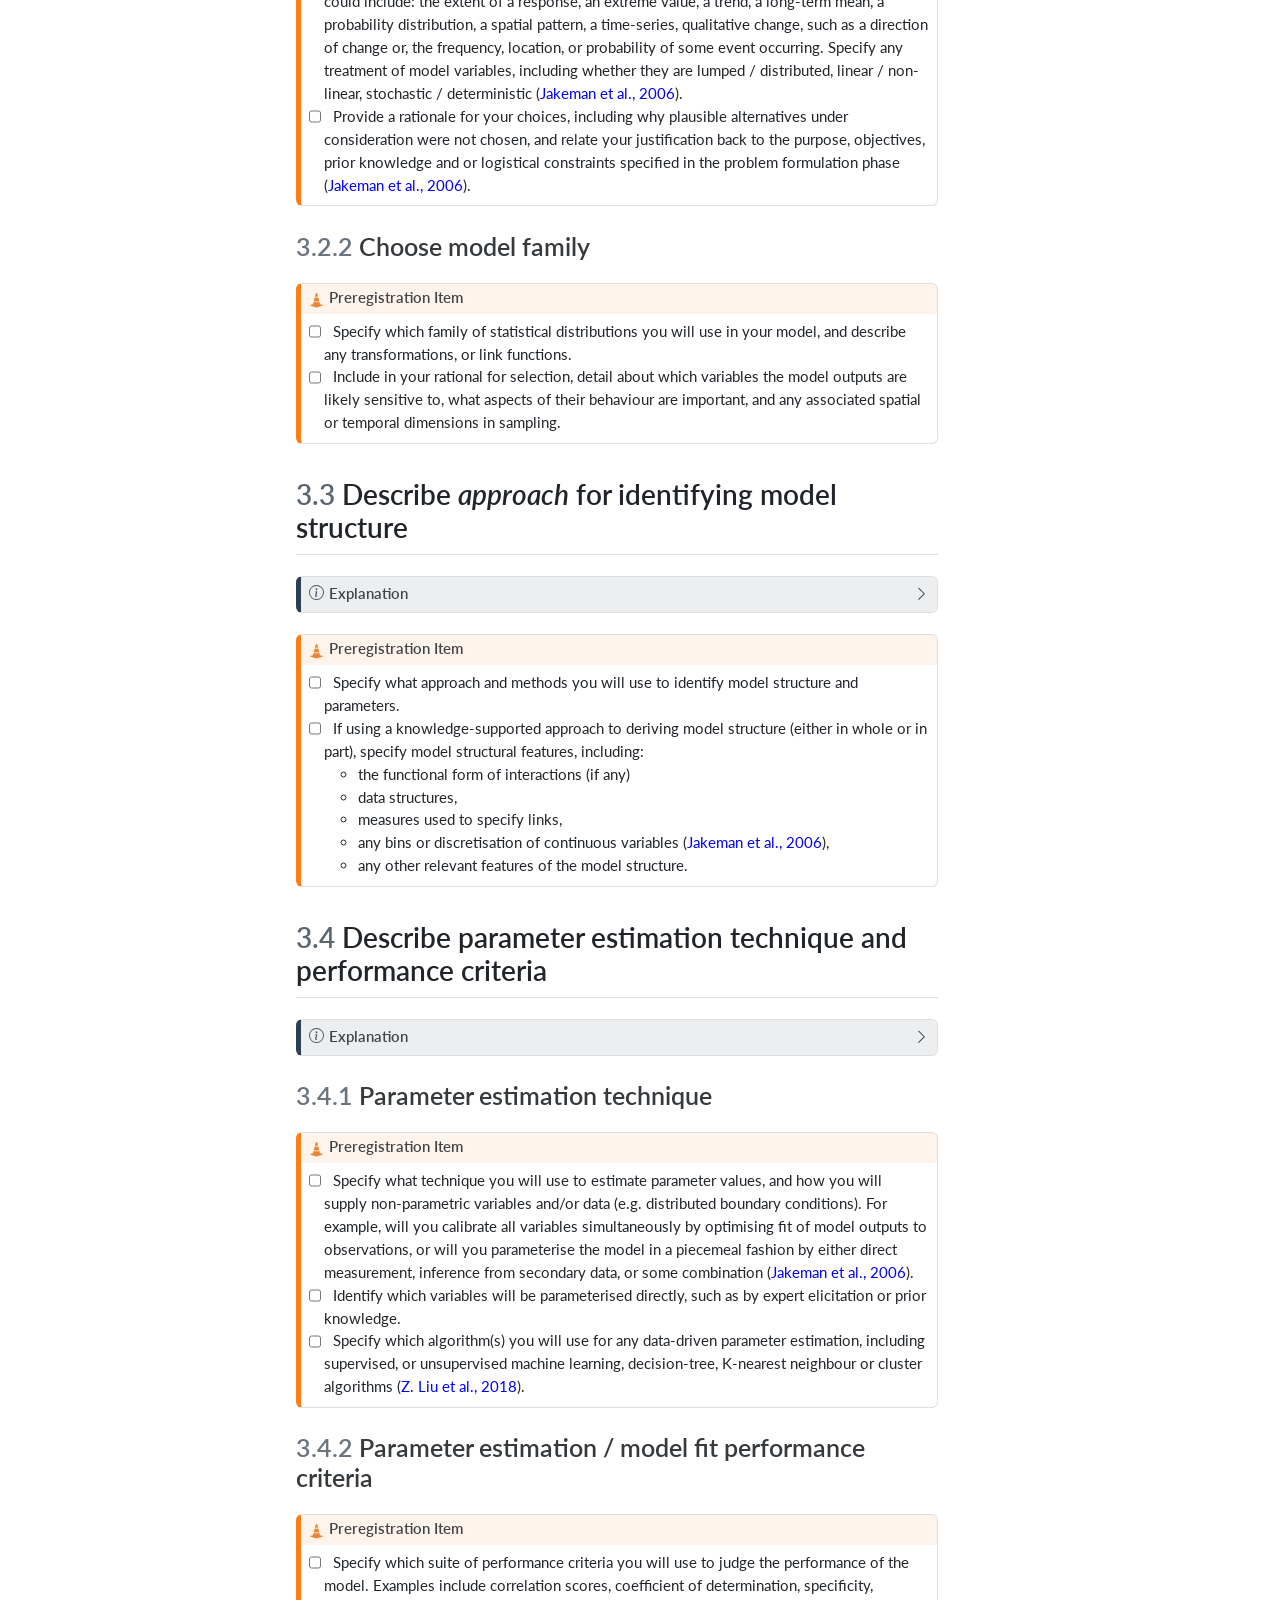
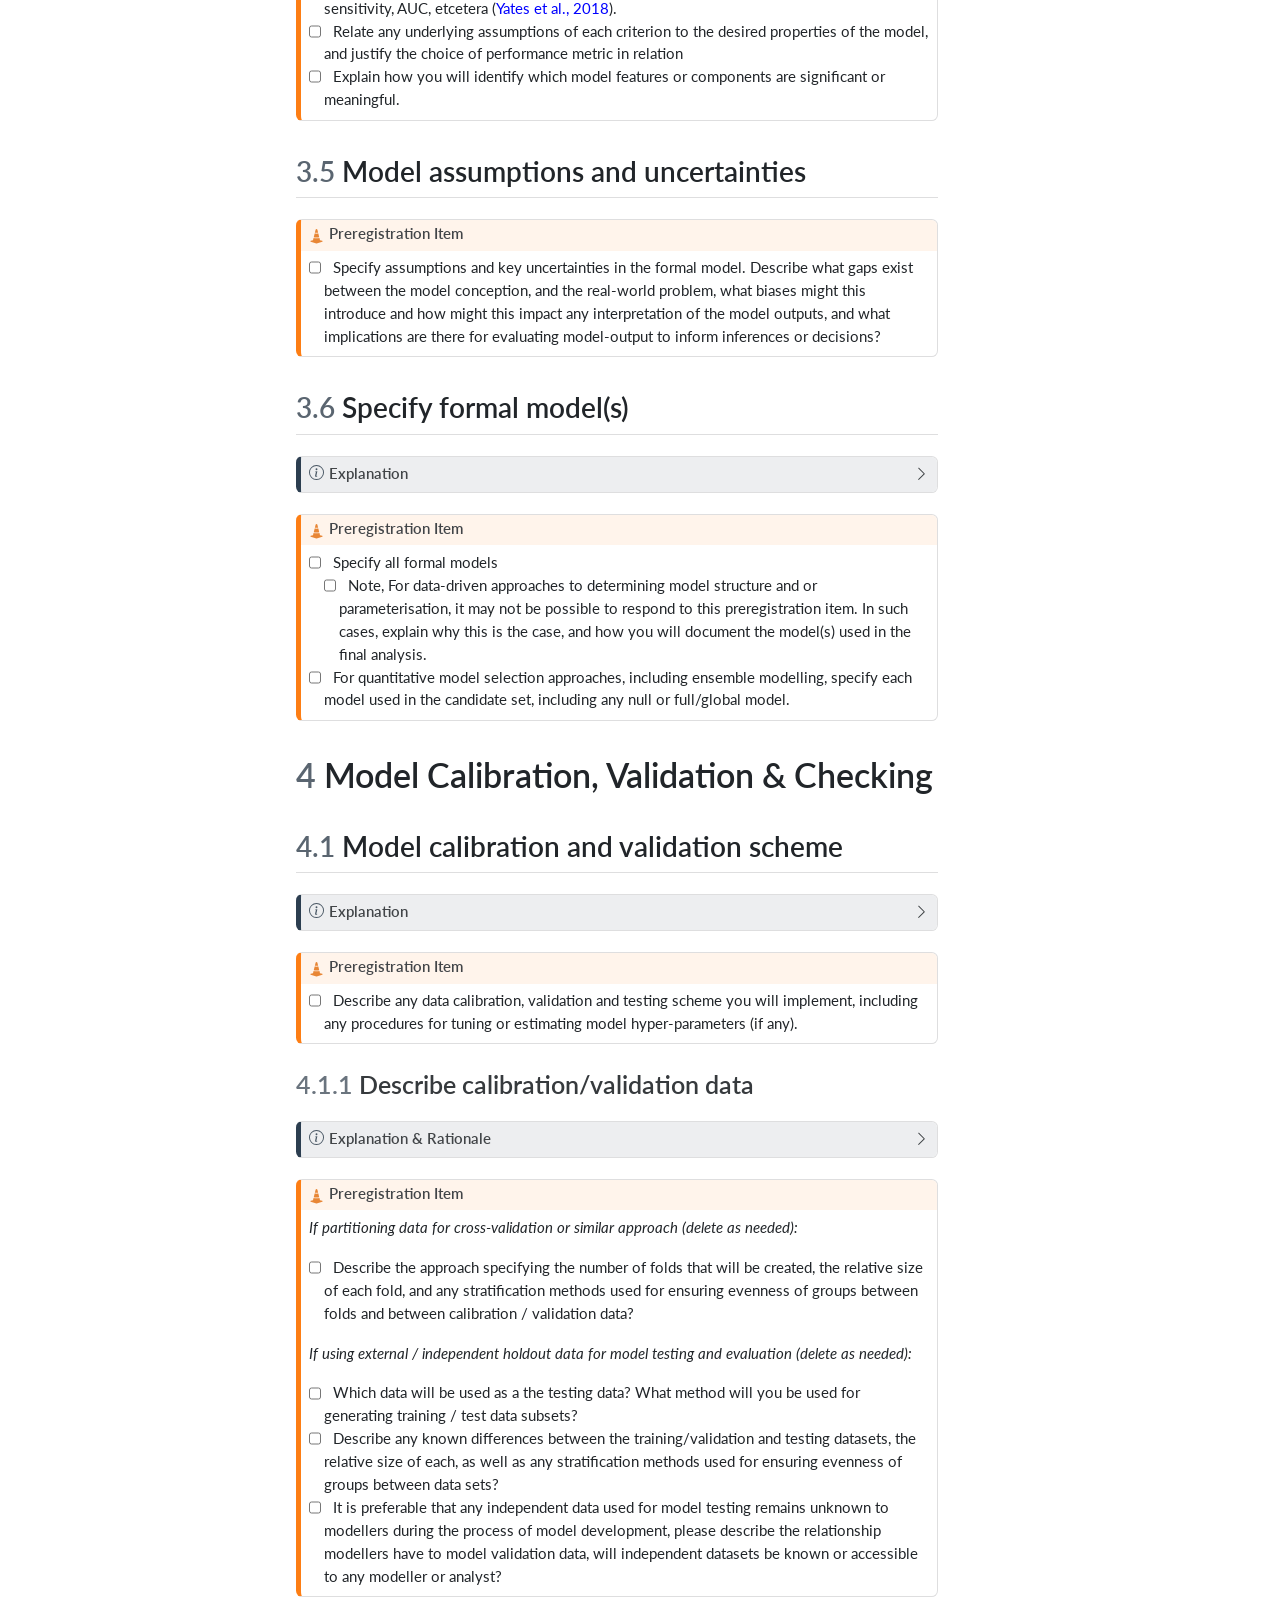
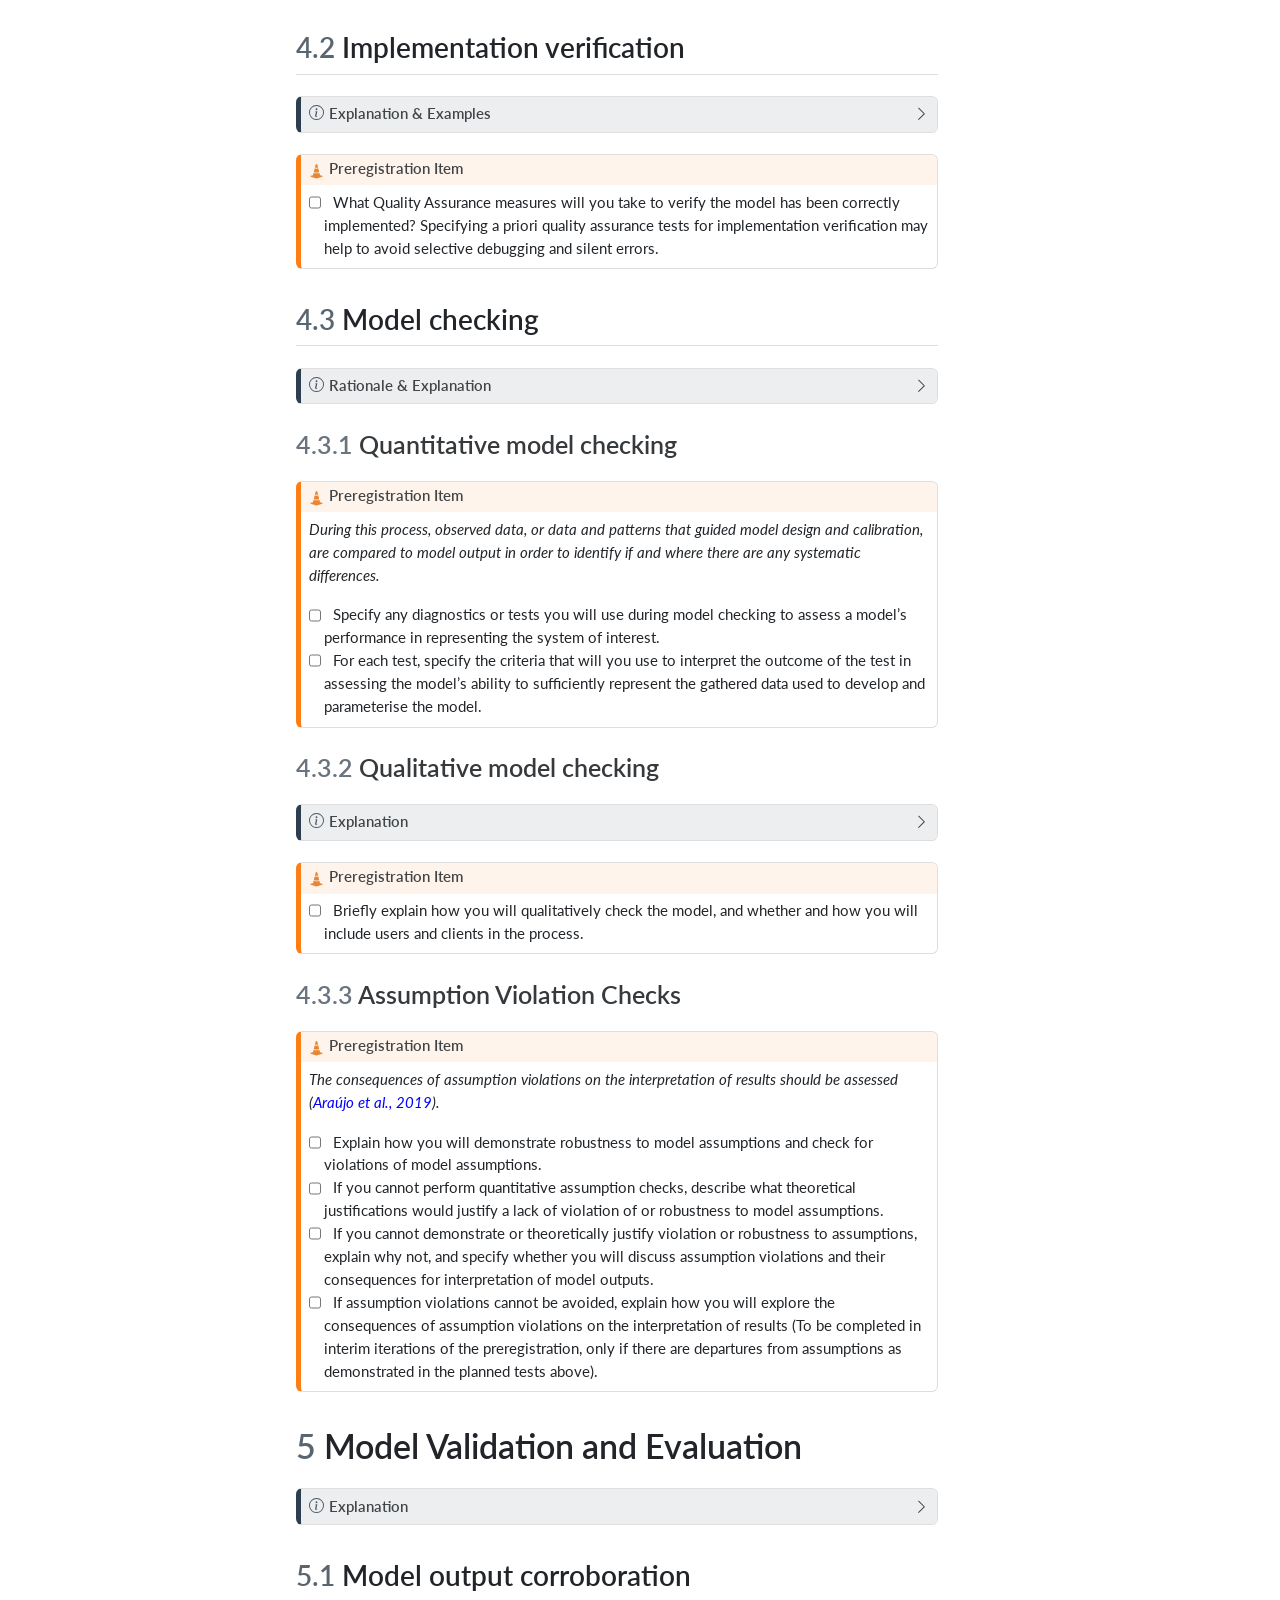
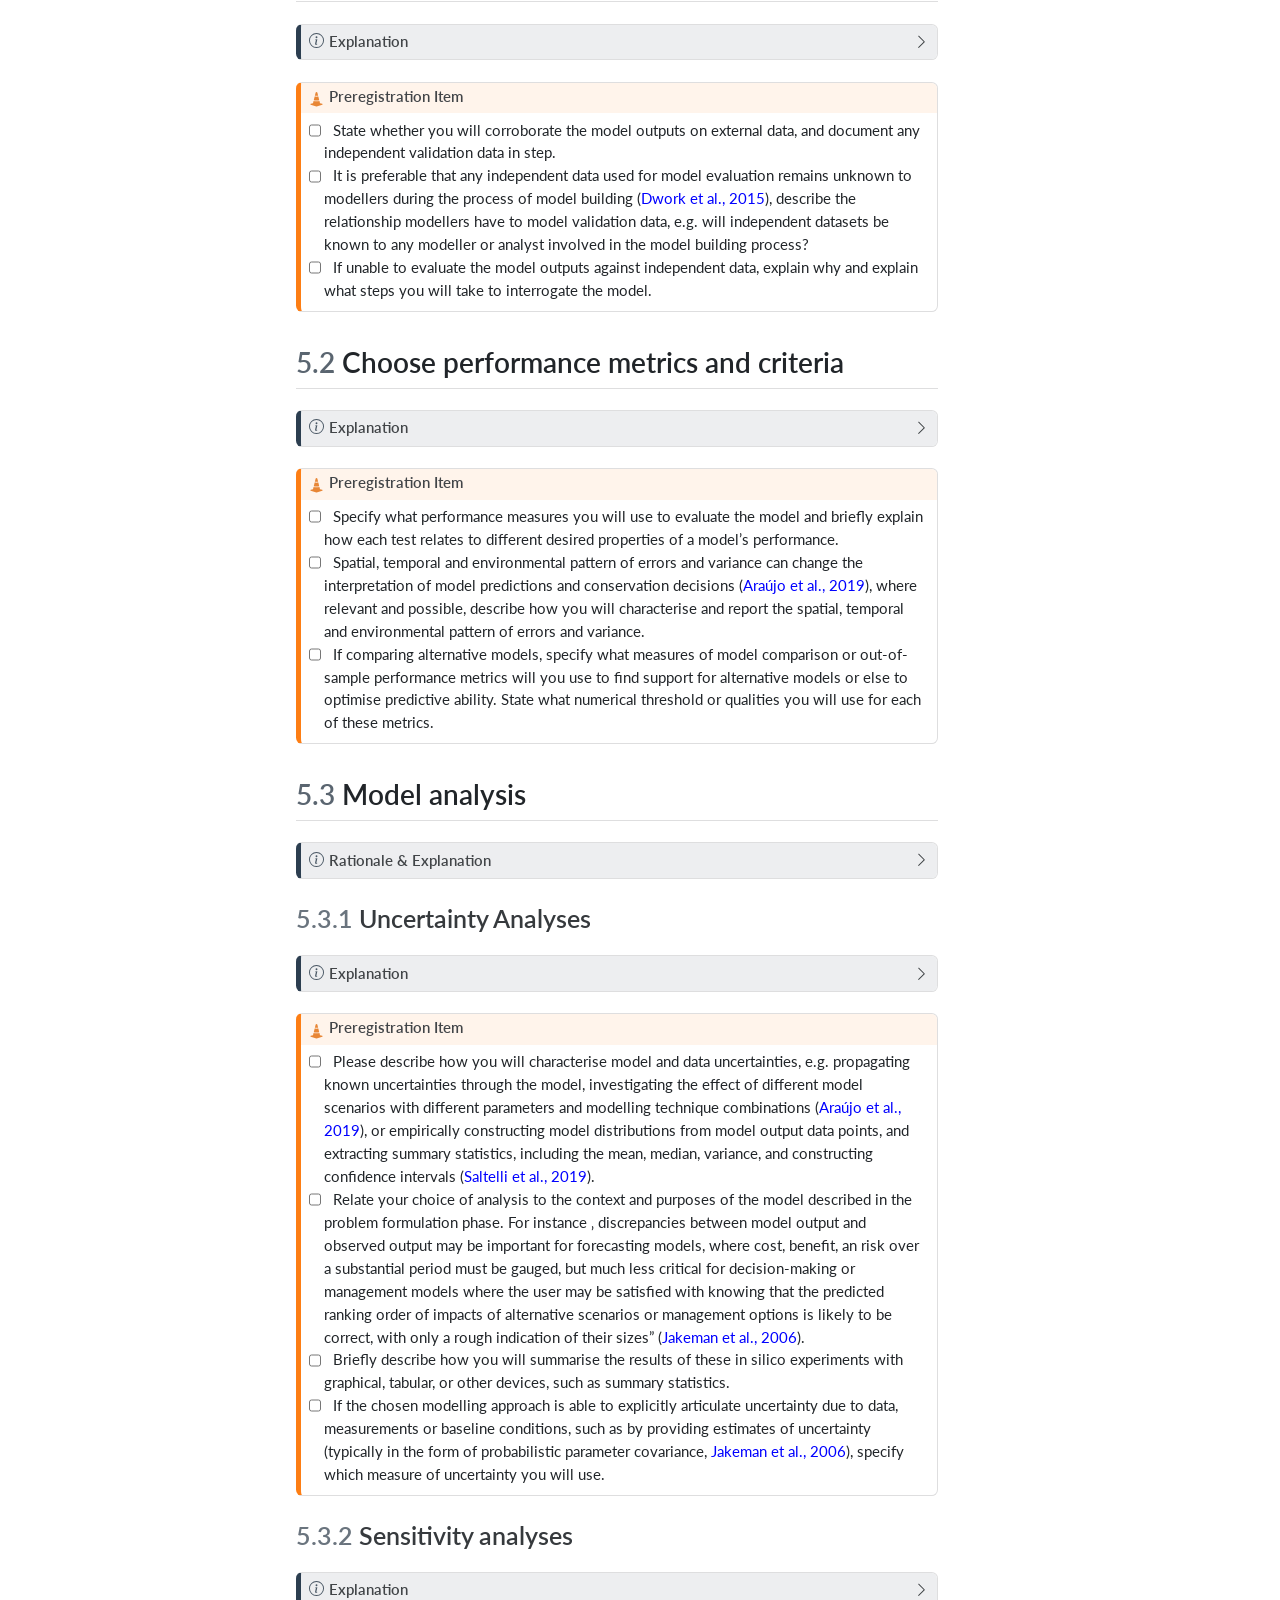
<file: RegisteredReport/template.html>
<!DOCTYPE html>
<html xmlns="http://www.w3.org/1999/xhtml" lang="en" xml:lang="en"><head>

<meta charset="utf-8">
<meta name="generator" content="quarto-1.8.25">

<meta name="viewport" content="width=device-width, initial-scale=1.0, user-scalable=yes">

<meta name="dcterms.date" content="2025-10-10">
<meta name="keywords" content="body size, climate change, morphological adaptation, biotic responses, trophic-interaction">

<title>The consequences of climate change in Atlantic Forest birds and mammals</title>
<style>
code{white-space: pre-wrap;}
span.smallcaps{font-variant: small-caps;}
div.columns{display: flex; gap: min(4vw, 1.5em);}
div.column{flex: auto; overflow-x: auto;}
div.hanging-indent{margin-left: 1.5em; text-indent: -1.5em;}
ul.task-list{list-style: none;}
ul.task-list li input[type="checkbox"] {
  width: 0.8em;
  margin: 0 0.8em 0.2em -1em; /* quarto-specific, see https://github.com/quarto-dev/quarto-cli/issues/4556 */ 
  vertical-align: middle;
}
/* CSS for citations */
div.csl-bib-body { }
div.csl-entry {
  clear: both;
  margin-bottom: 0em;
}
.hanging-indent div.csl-entry {
  margin-left:2em;
  text-indent:-2em;
}
div.csl-left-margin {
  min-width:2em;
  float:left;
}
div.csl-right-inline {
  margin-left:2em;
  padding-left:1em;
}
div.csl-indent {
  margin-left: 2em;
}</style>


<script src="template_files/libs/clipboard/clipboard.min.js"></script>
<script src="template_files/libs/quarto-html/quarto.js" type="module"></script>
<script src="template_files/libs/quarto-html/tabsets/tabsets.js" type="module"></script>
<script src="template_files/libs/quarto-html/axe/axe-check.js" type="module"></script>
<script src="template_files/libs/quarto-html/popper.min.js"></script>
<script src="template_files/libs/quarto-html/tippy.umd.min.js"></script>
<script src="template_files/libs/quarto-html/anchor.min.js"></script>
<link href="template_files/libs/quarto-html/tippy.css" rel="stylesheet">
<link href="template_files/libs/quarto-html/quarto-syntax-highlighting-065a5179aebd64318d7ea99d77b64a9e.css" rel="stylesheet" id="quarto-text-highlighting-styles">
<script src="template_files/libs/bootstrap/bootstrap.min.js"></script>
<link href="template_files/libs/bootstrap/bootstrap-icons.css" rel="stylesheet">
<link href="template_files/libs/bootstrap/bootstrap-2592f2e81fde8f329e4a279b3055000e.min.css" rel="stylesheet" append-hash="true" id="quarto-bootstrap" data-mode="light">


</head>

<body class="quarto-light">

<div id="quarto-content" class="page-columns page-rows-contents page-layout-article toc-left">
<div id="quarto-sidebar-toc-left" class="sidebar toc-left">
  <nav id="TOC" role="doc-toc" class="toc-active" data-toc-expanded="99">
    <h2 id="toc-title">Table of contents</h2>
   
  <ul>
  <li><a href="#study-information" id="toc-study-information" class="nav-link active" data-scroll-target="#study-information">Study Information</a>
  <ul class="collapse">
  <li><a href="#credit-contribution-statement" id="toc-credit-contribution-statement" class="nav-link" data-scroll-target="#credit-contribution-statement">CRediT Contribution Statement</a></li>
  <li><a href="#conflict-of-interest-statement" id="toc-conflict-of-interest-statement" class="nav-link" data-scroll-target="#conflict-of-interest-statement">Conflict of Interest Statement</a></li>
  <li><a href="#data-availability-statement" id="toc-data-availability-statement" class="nav-link" data-scroll-target="#data-availability-statement">Data Availability Statement</a></li>
  <li><a href="#code-availability" id="toc-code-availability" class="nav-link" data-scroll-target="#code-availability">Code Availability</a></li>
  <li><a href="#ethics" id="toc-ethics" class="nav-link" data-scroll-target="#ethics">Ethics</a></li>
  </ul></li>
  <li><a href="#sec-problem-formulation" id="toc-sec-problem-formulation" class="nav-link" data-scroll-target="#sec-problem-formulation"><span class="header-section-number">1</span> Problem Formulation</a>
  <ul class="collapse">
  <li><a href="#model-context-and-purpose" id="toc-model-context-and-purpose" class="nav-link" data-scroll-target="#model-context-and-purpose"><span class="header-section-number">1.1</span> Model Context and Purpose</a>
  <ul class="collapse">
  <li><a href="#key-stakeholders-and-model-users" id="toc-key-stakeholders-and-model-users" class="nav-link" data-scroll-target="#key-stakeholders-and-model-users"><span class="header-section-number">1.1.1</span> Key stakeholders and model users</a></li>
  <li><a href="#sec-model-purpose-context-and-problem-context" id="toc-sec-model-purpose-context-and-problem-context" class="nav-link" data-scroll-target="#sec-model-purpose-context-and-problem-context"><span class="header-section-number">1.1.2</span> Model purpose, context and problem context</a></li>
  <li><a href="#sec-analytical-objectives" id="toc-sec-analytical-objectives" class="nav-link" data-scroll-target="#sec-analytical-objectives"><span class="header-section-number">1.1.3</span> Analytical objectives</a></li>
  <li><a href="#logistical-constraints" id="toc-logistical-constraints" class="nav-link" data-scroll-target="#logistical-constraints"><span class="header-section-number">1.1.4</span> Logistical Constraints</a></li>
  <li><a href="#model-scope-scale-and-resolution" id="toc-model-scope-scale-and-resolution" class="nav-link" data-scroll-target="#model-scope-scale-and-resolution"><span class="header-section-number">1.1.5</span> Model Scope, Scale and Resolution</a></li>
  <li><a href="#intended-application-of-results" id="toc-intended-application-of-results" class="nav-link" data-scroll-target="#intended-application-of-results"><span class="header-section-number">1.1.6</span> Intended application of results</a></li>
  </ul></li>
  <li><a href="#scenario-analysis-operationalisation" id="toc-scenario-analysis-operationalisation" class="nav-link" data-scroll-target="#scenario-analysis-operationalisation"><span class="header-section-number">1.2</span> Scenario Analysis Operationalisation</a></li>
  </ul></li>
  <li><a href="#define-conceptual-model" id="toc-define-conceptual-model" class="nav-link" data-scroll-target="#define-conceptual-model"><span class="header-section-number">2</span> Define Conceptual Model</a>
  <ul class="collapse">
  <li><a href="#choose-elicitation-and-representation-method" id="toc-choose-elicitation-and-representation-method" class="nav-link" data-scroll-target="#choose-elicitation-and-representation-method"><span class="header-section-number">2.1</span> Choose elicitation and representation method</a></li>
  <li><a href="#explain-critical-conceptual-design-decisions" id="toc-explain-critical-conceptual-design-decisions" class="nav-link" data-scroll-target="#explain-critical-conceptual-design-decisions"><span class="header-section-number">2.2</span> Explain Critical Conceptual Design Decisions</a></li>
  <li><a href="#model-assumptions-and-uncertainties" id="toc-model-assumptions-and-uncertainties" class="nav-link" data-scroll-target="#model-assumptions-and-uncertainties"><span class="header-section-number">2.3</span> Model assumptions and uncertainties</a></li>
  <li><a href="#identify-predictor-and-response-variables" id="toc-identify-predictor-and-response-variables" class="nav-link" data-scroll-target="#identify-predictor-and-response-variables"><span class="header-section-number">2.4</span> Identify predictor and response variables</a></li>
  <li><a href="#define-prior-knowledge-data-specification-and-evaluation" id="toc-define-prior-knowledge-data-specification-and-evaluation" class="nav-link" data-scroll-target="#define-prior-knowledge-data-specification-and-evaluation"><span class="header-section-number">2.5</span> Define prior knowledge, data specification and evaluation</a>
  <ul class="collapse">
  <li><a href="#collate-available-data-sources-that-could-be-used-to-parameterise-or-structure-the-model" id="toc-collate-available-data-sources-that-could-be-used-to-parameterise-or-structure-the-model" class="nav-link" data-scroll-target="#collate-available-data-sources-that-could-be-used-to-parameterise-or-structure-the-model"><span class="header-section-number">2.5.1</span> Collate available data sources that could be used to parameterise or structure the model</a></li>
  <li><a href="#data-processing-and-preparation" id="toc-data-processing-and-preparation" class="nav-link" data-scroll-target="#data-processing-and-preparation"><span class="header-section-number">2.5.2</span> Data Processing and Preparation</a></li>
  <li><a href="#describe-any-data-exploration-or-preliminary-data-analyses." id="toc-describe-any-data-exploration-or-preliminary-data-analyses." class="nav-link" data-scroll-target="#describe-any-data-exploration-or-preliminary-data-analyses."><span class="header-section-number">2.5.3</span> Describe any data exploration or preliminary data analyses.</a></li>
  <li><a href="#data-evaluation-exclusion-and-missing-data" id="toc-data-evaluation-exclusion-and-missing-data" class="nav-link" data-scroll-target="#data-evaluation-exclusion-and-missing-data"><span class="header-section-number">2.5.4</span> Data evaluation, exclusion and missing data</a></li>
  </ul></li>
  <li><a href="#conceptual-model-evaluation" id="toc-conceptual-model-evaluation" class="nav-link" data-scroll-target="#conceptual-model-evaluation"><span class="header-section-number">2.6</span> Conceptual model evaluation</a></li>
  </ul></li>
  <li><a href="#formalise-and-specify-model" id="toc-formalise-and-specify-model" class="nav-link" data-scroll-target="#formalise-and-specify-model"><span class="header-section-number">3</span> Formalise and Specify Model</a>
  <ul class="collapse">
  <li><a href="#model-class-modelling-framework-and-approach" id="toc-model-class-modelling-framework-and-approach" class="nav-link" data-scroll-target="#model-class-modelling-framework-and-approach"><span class="header-section-number">3.1</span> Model class, modelling framework and approach</a></li>
  <li><a href="#choose-model-features-and-family" id="toc-choose-model-features-and-family" class="nav-link" data-scroll-target="#choose-model-features-and-family"><span class="header-section-number">3.2</span> Choose model features and family</a>
  <ul class="collapse">
  <li><a href="#operationalising-model-variables" id="toc-operationalising-model-variables" class="nav-link" data-scroll-target="#operationalising-model-variables"><span class="header-section-number">3.2.1</span> Operationalising Model Variables</a></li>
  <li><a href="#choose-model-family" id="toc-choose-model-family" class="nav-link" data-scroll-target="#choose-model-family"><span class="header-section-number">3.2.2</span> Choose model family</a></li>
  </ul></li>
  <li><a href="#describe-approach-for-identifying-model-structure" id="toc-describe-approach-for-identifying-model-structure" class="nav-link" data-scroll-target="#describe-approach-for-identifying-model-structure"><span class="header-section-number">3.3</span> Describe <em>approach</em> for identifying model structure</a></li>
  <li><a href="#describe-parameter-estimation-technique-and-performance-criteria" id="toc-describe-parameter-estimation-technique-and-performance-criteria" class="nav-link" data-scroll-target="#describe-parameter-estimation-technique-and-performance-criteria"><span class="header-section-number">3.4</span> Describe parameter estimation technique and performance criteria</a>
  <ul class="collapse">
  <li><a href="#parameter-estimation-technique" id="toc-parameter-estimation-technique" class="nav-link" data-scroll-target="#parameter-estimation-technique"><span class="header-section-number">3.4.1</span> Parameter estimation technique</a></li>
  <li><a href="#sec-parameter-model-fit-performance-criteria" id="toc-sec-parameter-model-fit-performance-criteria" class="nav-link" data-scroll-target="#sec-parameter-model-fit-performance-criteria"><span class="header-section-number">3.4.2</span> Parameter estimation / model fit performance criteria</a></li>
  </ul></li>
  <li><a href="#model-assumptions-and-uncertainties-1" id="toc-model-assumptions-and-uncertainties-1" class="nav-link" data-scroll-target="#model-assumptions-and-uncertainties-1"><span class="header-section-number">3.5</span> Model assumptions and uncertainties</a></li>
  <li><a href="#specify-formal-models" id="toc-specify-formal-models" class="nav-link" data-scroll-target="#specify-formal-models"><span class="header-section-number">3.6</span> Specify formal model(s)</a></li>
  </ul></li>
  <li><a href="#model-calibration-validation-checking" id="toc-model-calibration-validation-checking" class="nav-link" data-scroll-target="#model-calibration-validation-checking"><span class="header-section-number">4</span> Model Calibration, Validation &amp; Checking</a>
  <ul class="collapse">
  <li><a href="#model-calibration-and-validation-scheme" id="toc-model-calibration-and-validation-scheme" class="nav-link" data-scroll-target="#model-calibration-and-validation-scheme"><span class="header-section-number">4.1</span> Model calibration and validation scheme</a>
  <ul class="collapse">
  <li><a href="#describe-calibrationvalidation-data" id="toc-describe-calibrationvalidation-data" class="nav-link" data-scroll-target="#describe-calibrationvalidation-data"><span class="header-section-number">4.1.1</span> Describe calibration/validation data</a></li>
  </ul></li>
  <li><a href="#implementation-verification" id="toc-implementation-verification" class="nav-link" data-scroll-target="#implementation-verification"><span class="header-section-number">4.2</span> Implementation verification</a></li>
  <li><a href="#model-checking" id="toc-model-checking" class="nav-link" data-scroll-target="#model-checking"><span class="header-section-number">4.3</span> Model checking</a>
  <ul class="collapse">
  <li><a href="#quantitative-model-checking" id="toc-quantitative-model-checking" class="nav-link" data-scroll-target="#quantitative-model-checking"><span class="header-section-number">4.3.1</span> Quantitative model checking</a></li>
  <li><a href="#qualitative-model-checking" id="toc-qualitative-model-checking" class="nav-link" data-scroll-target="#qualitative-model-checking"><span class="header-section-number">4.3.2</span> Qualitative model checking</a></li>
  <li><a href="#assumption-violation-checks" id="toc-assumption-violation-checks" class="nav-link" data-scroll-target="#assumption-violation-checks"><span class="header-section-number">4.3.3</span> Assumption Violation Checks</a></li>
  </ul></li>
  </ul></li>
  <li><a href="#model-validation-and-evaluation" id="toc-model-validation-and-evaluation" class="nav-link" data-scroll-target="#model-validation-and-evaluation"><span class="header-section-number">5</span> Model Validation and Evaluation</a>
  <ul class="collapse">
  <li><a href="#model-output-corroboration" id="toc-model-output-corroboration" class="nav-link" data-scroll-target="#model-output-corroboration"><span class="header-section-number">5.1</span> Model output corroboration</a></li>
  <li><a href="#choose-performance-metrics-and-criteria" id="toc-choose-performance-metrics-and-criteria" class="nav-link" data-scroll-target="#choose-performance-metrics-and-criteria"><span class="header-section-number">5.2</span> Choose performance metrics and criteria</a></li>
  <li><a href="#model-analysis" id="toc-model-analysis" class="nav-link" data-scroll-target="#model-analysis"><span class="header-section-number">5.3</span> Model analysis</a>
  <ul class="collapse">
  <li><a href="#uncertainty-analyses" id="toc-uncertainty-analyses" class="nav-link" data-scroll-target="#uncertainty-analyses"><span class="header-section-number">5.3.1</span> Uncertainty Analyses</a></li>
  <li><a href="#sensitivity-analyses" id="toc-sensitivity-analyses" class="nav-link" data-scroll-target="#sensitivity-analyses"><span class="header-section-number">5.3.2</span> Sensitivity analyses</a></li>
  <li><a href="#model-application-or-scenario-analysis" id="toc-model-application-or-scenario-analysis" class="nav-link" data-scroll-target="#model-application-or-scenario-analysis"><span class="header-section-number">5.3.3</span> Model application or scenario analysis</a></li>
  <li><a href="#other-simulation-experiments-robustness-analyses" id="toc-other-simulation-experiments-robustness-analyses" class="nav-link" data-scroll-target="#other-simulation-experiments-robustness-analyses"><span class="header-section-number">5.3.4</span> Other simulation experiments / robustness analyses</a></li>
  </ul></li>
  </ul></li>
  <li><a href="#references" id="toc-references" class="nav-link" data-scroll-target="#references">References</a></li>
  </ul>
<div class="quarto-alternate-formats"><h2>Other Formats</h2><ul><li><a href="../template.pdf"><i class="bi bi-file-pdf"></i>PDF (ecoconsmodprereg)</a></li><li><a href="template.docx"><i class="bi bi-file-word"></i>MS Word (ecoconsmodprereg)</a></li></ul></div></nav>
</div>
<div id="quarto-margin-sidebar" class="sidebar margin-sidebar zindex-bottom">
</div>
<main class="content" id="quarto-document-content">

<header id="title-block-header" class="quarto-title-block default">
<div class="quarto-title">
<h1 class="title">The consequences of climate change in Atlantic Forest birds and mammals</h1>
</div>


<div class="quarto-title-meta-author">
  <div class="quarto-title-meta-heading">Authors</div>
  <div class="quarto-title-meta-heading">Affiliations</div>
  
    <div class="quarto-title-meta-contents">
    <p class="author"><a href="https://www.cossee.org/index.html">Eduardo S.A. Santos</a> <a href="mailto:esantos2@ualberta.ca" class="quarto-title-author-email"><i class="bi bi-envelope"></i></a> <a href="https://orcid.org/0000-0002-0434-3655" class="quarto-title-author-orcid"> <img src="[data-uri]"></a></p>
  </div>
  <div class="quarto-title-meta-contents">
        <p class="affiliation">
            Centre for Open Science and Synthesis in Ecology and Evolution, Department of Biological Sciences, University of Alberta, Edmonton, AB, T6G 2E9, Canada
          </p>
      </div>
    <div class="quarto-title-meta-contents">
    <p class="author">João C.T. Menezes <a href="https://orcid.org/0000-0003-4156-2934" class="quarto-title-author-orcid"> <img src="[data-uri]"></a></p>
  </div>
  <div class="quarto-title-meta-contents">
        <p class="affiliation">
            Organismic and Evolutionary Biology Graduate Program, University of Massachusetts Amherst, Amherst, MA, 01003, USA
          </p>
      </div>
    <div class="quarto-title-meta-contents">
    <p class="author">Gustavo Burin <a href="https://orcid.org/0000-0001-7851-0666" class="quarto-title-author-orcid"> <img src="[data-uri]"></a></p>
  </div>
  <div class="quarto-title-meta-contents">
        <p class="affiliation">
            Department of Biological and Environmental Sciences, University of Gothenburg, Sweden
          </p>
      </div>
  </div>

<div class="quarto-title-meta">

      
    <div>
    <div class="quarto-title-meta-heading">Published</div>
    <div class="quarto-title-meta-contents">
      <p class="date">October 10, 2025</p>
    </div>
  </div>
  
    
  </div>
  
<div>
  <div class="abstract">
    <div class="block-title">Background and Instructions</div>
    <p>Here we present a preregistration for a phylogenetic comparative study of the effects of climate change on morphology of Atlantic Forest birds and mammals. Below we will provide detailed information on the planned research project.</p>
  </div>
</div>

<div>
  <div class="keywords">
    <div class="block-title">Keywords</div>
    <p>body size, climate change, morphological adaptation, biotic responses, trophic-interaction</p>
  </div>
</div>

</header>


<section id="study-information" class="level1 unnumbered">
<h1 class="unnumbered">Study Information</h1>
<section id="credit-contribution-statement" class="level2 unnumbered">
<h2 class="unnumbered anchored" data-anchor-id="credit-contribution-statement">CRediT Contribution Statement</h2>
<div class="callout callout-style-default callout-caution callout-titled">
<div class="callout-header d-flex align-content-center">
<div class="callout-icon-container">
<i class="callout-icon"></i>
</div>
<div class="callout-title-container flex-fill">
<span class="screen-reader-only">Caution</span>Preregistration Item
</div>
</div>
<div class="callout-body-container callout-body">
<p>Identify potential contributions according to the CRediT taxonomy (<a href="https://doi.org/10.1371/journal.pone.0244611.t001" class="uri">https://doi.org/10.1371/journal.pone.0244611.t001</a>) and write a <a href="https://authorservices.wiley.com/author-resources/Journal-Authors/open-access/credit.html" title="See link for example statement.">CRediT contribution statement</a>.</p>
</div>
</div>
</section>
<section id="conflict-of-interest-statement" class="level2 unnumbered">
<h2 class="unnumbered anchored" data-anchor-id="conflict-of-interest-statement">Conflict of Interest Statement</h2>
<div class="callout callout-style-default callout-caution callout-titled">
<div class="callout-header d-flex align-content-center">
<div class="callout-icon-container">
<i class="callout-icon"></i>
</div>
<div class="callout-title-container flex-fill">
<span class="screen-reader-only">Caution</span>Preregistration Item
</div>
</div>
<div class="callout-body-container callout-body">
<ul class="task-list">
<li><label><input type="checkbox">Explain any real or perceived conflicts of interest with this study execution. For example, any interests or activities that might be seen as influencing the research (e.g., financial interests in a test or procedure, funding by companies for research).</label></li>
</ul>
</div>
</div>
</section>
<section id="data-availability-statement" class="level2 unnumbered">
<h2 class="unnumbered anchored" data-anchor-id="data-availability-statement">Data Availability Statement</h2>
<div class="callout callout-style-default callout-caution callout-titled">
<div class="callout-header d-flex align-content-center">
<div class="callout-icon-container">
<i class="callout-icon"></i>
</div>
<div class="callout-title-container flex-fill">
<span class="screen-reader-only">Caution</span>Preregistration Item
</div>
</div>
<div class="callout-body-container callout-body">
<p><em>Select one option from below:</em></p>
<ul class="task-list">
<li><label><input type="checkbox">“We plan to make the data available (yes / no),” specify the planned data availability level from the following options:</label>
<ul>
<li>Data access via download; usage of data for all purposes (public use file)</li>
<li>Data access via download; usage of data restricted to scientific purposes (scientific use file)</li>
<li>Data access via download; usage of data has to be agreed and defined on an individual case basis</li>
<li>Data access via secure data centre (no download, usage/analysis only in a secure data centre)</li>
<li>Data available upon email request by member of scientific community</li>
<li>Other (please specify)</li>
</ul></li>
<li><label><input type="checkbox">“Data will not be made available”</label>
<ul class="task-list">
<li><label><input type="checkbox">Justify reason for not making data available.</label></li>
</ul></li>
</ul>
</div>
</div>
</section>
<section id="code-availability" class="level2 unnumbered">
<h2 class="unnumbered anchored" data-anchor-id="code-availability">Code Availability</h2>
<div class="callout callout-style-default callout-caution callout-titled">
<div class="callout-header d-flex align-content-center">
<div class="callout-icon-container">
<i class="callout-icon"></i>
</div>
<div class="callout-title-container flex-fill">
<span class="screen-reader-only">Caution</span>Preregistration Item
</div>
</div>
<div class="callout-body-container callout-body">
<p><em>Select one option from below:</em></p>
<ul class="task-list">
<li><label><input type="checkbox">“We plan to make the code available (yes / no),” specify the planned code availability level from the following options:</label>
<ul>
<li>Code access via download; usage of code for all purposes (public use file)</li>
<li>Code access via download; usage of code restricted to scientific purposes (scientific use file)</li>
<li>Code access via download; usage of code has to be agreed and defined on an individual case basis</li>
<li>Code access via secure code centre (no download, usage/analysis only in a secure code centre)</li>
<li>Code available upon email request by member of scientific community</li>
<li>Other (please specify)</li>
</ul></li>
<li><label><input type="checkbox">“Code will not be made available”</label>
<ul class="task-list">
<li><label><input type="checkbox">Justify reason for not making code available.</label></li>
</ul></li>
</ul>
</div>
</div>
</section>
<section id="ethics" class="level2 unnumbered">
<h2 class="unnumbered anchored" data-anchor-id="ethics">Ethics</h2>
<div class="callout callout-style-default callout-caution callout-titled">
<div class="callout-header d-flex align-content-center">
<div class="callout-icon-container">
<i class="callout-icon"></i>
</div>
<div class="callout-title-container flex-fill">
<span class="screen-reader-only">Caution</span>Preregistration Item
</div>
</div>
<div class="callout-body-container callout-body">
<ul class="task-list">
<li><label><input type="checkbox">Select and respond to the relevant item below:</label>
<ul>
<li>If relevant institutional ethical approval for the study has been obtained, provide the relevant identifier, and link to relevant documents.</li>
<li>If ethical approval has not yet been obtained, but is required, provide a brief overview of plans for obtaining study approval in accordance with established ethical guidelines.</li>
<li>Alternatively, if the study is exempt from ethical approval, explain exemption.</li>
</ul></li>
</ul>
</div>
</div>
</section>
</section>
<section id="sec-problem-formulation" class="level1" data-number="1">
<h1 data-number="1"><span class="header-section-number">1</span> Problem Formulation</h1>
<div class="callout callout-style-default callout-note callout-titled">
<div class="callout-header d-flex align-content-center collapsed" data-bs-toggle="collapse" data-bs-target=".callout-6-contents" aria-controls="callout-6" aria-expanded="false" aria-label="Toggle callout">
<div class="callout-icon-container">
<i class="callout-icon"></i>
</div>
<div class="callout-title-container flex-fill">
<span class="screen-reader-only">Note</span>Rationale &amp; Explanation
</div>
<div class="callout-btn-toggle d-inline-block border-0 py-1 ps-1 pe-0 float-end"><i class="callout-toggle"></i></div>
</div>
<div id="callout-6" class="callout-6-contents callout-collapse collapse">
<div class="callout-body-container callout-body">
<p>This section specifies the decision-making context in which the model will be used or the intended scope and context of conclusions. Important components include the decision maker and stakeholders (including experts) and their view on: i) the nature of the problem or decision addressed and how the scope of the modelling tool fits within the (broader) context (i.e.&nbsp;model purpose; ii) the spatial and temporal scales relevant to the decision context; iii) specified desired outputs; iv) role and inclusion in model development and testing; v) whether they foresee unacceptable outcomes that need to be represented in the model (i.e.&nbsp;as constraints), and; vi) what future scenarios does the model need to account for (noting this may be revised later). It should also provide a summary of the domain of applicability of the model, and reasonable extrapolation limits <span class="citation" data-cites="Grimm:2014es">(<a href="#ref-Grimm:2014es" role="doc-biblioref">Grimm et al., 2014</a>)</span>.</p>
</div>
</div>
</div>
<section id="model-context-and-purpose" class="level2" data-number="1.1">
<h2 data-number="1.1" class="anchored" data-anchor-id="model-context-and-purpose"><span class="header-section-number">1.1</span> Model Context and Purpose</h2>
<div class="callout callout-style-default callout-note callout-titled">
<div class="callout-header d-flex align-content-center collapsed" data-bs-toggle="collapse" data-bs-target=".callout-7-contents" aria-controls="callout-7" aria-expanded="false" aria-label="Toggle callout">
<div class="callout-icon-container">
<i class="callout-icon"></i>
</div>
<div class="callout-title-container flex-fill">
<span class="screen-reader-only">Note</span>Rationale &amp; Explanation
</div>
<div class="callout-btn-toggle d-inline-block border-0 py-1 ps-1 pe-0 float-end"><i class="callout-toggle"></i></div>
</div>
<div id="callout-7" class="callout-7-contents callout-collapse collapse">
<div class="callout-body-container callout-body">
<p>Defining the purpose of the model is critical because the model purpose influences choices at later stages of model development <span class="citation" data-cites="Jakeman:2006ii">(<a href="#ref-Jakeman:2006ii" role="doc-biblioref">Jakeman et al., 2006</a>)</span>. Common model purposes in ecology include: gaining a better qualitative understanding of the target system, synthesising and reviewing knowledge, and providing guidance for management and decision-making <span class="citation" data-cites="Jakeman:2006ii">(<a href="#ref-Jakeman:2006ii" role="doc-biblioref">Jakeman et al., 2006</a>)</span>. Note that modelling objectives are distinct from the analytical objectives of the model.</p>
<p>The scope of the model includes temporal and spatial resolutions, which should also be defined here <span class="citation" data-cites="Mahmoud2009">(<a href="#ref-Mahmoud2009" role="doc-biblioref">Mahmoud et al., 2009</a>)</span>. Any external limitations on model development, analysis and flexibility should also be outlined in this section <span class="citation" data-cites="Jakeman:2006ii">(<a href="#ref-Jakeman:2006ii" role="doc-biblioref">Jakeman et al., 2006</a>)</span>.</p>
</div>
</div>
</div>
<section id="key-stakeholders-and-model-users" class="level3" data-number="1.1.1">
<h3 data-number="1.1.1" class="anchored" data-anchor-id="key-stakeholders-and-model-users"><span class="header-section-number">1.1.1</span> Key stakeholders and model users</h3>
<div class="callout callout-style-default callout-caution callout-titled">
<div class="callout-header d-flex align-content-center">
<div class="callout-icon-container">
<i class="callout-icon"></i>
</div>
<div class="callout-title-container flex-fill">
<span class="screen-reader-only">Caution</span>Preregistration Item
</div>
</div>
<div class="callout-body-container callout-body">
<p><em>Identify relevant interest groups:</em></p>
<ul class="task-list">
<li><label><input type="checkbox">Who is the model for?</label></li>
<li><label><input type="checkbox">Who is involved in formulating the model?</label></li>
<li><label><input type="checkbox">How will key stakeholders be involved in model development?</label></li>
<li><label><input type="checkbox">Describe the decision-making context in which the model will be used (if relevant).</label></li>
</ul>
</div>
</div>
</section>
<section id="sec-model-purpose-context-and-problem-context" class="level3" data-number="1.1.2">
<h3 data-number="1.1.2" class="anchored" data-anchor-id="sec-model-purpose-context-and-problem-context"><span class="header-section-number">1.1.2</span> Model purpose, context and problem context</h3>
<div class="callout callout-style-default callout-caution callout-titled">
<div class="callout-header d-flex align-content-center">
<div class="callout-icon-container">
<i class="callout-icon"></i>
</div>
<div class="callout-title-container flex-fill">
<span class="screen-reader-only">Caution</span>Preregistration Item
</div>
</div>
<div class="callout-body-container callout-body">
<p><em>Briefly outline:</em></p>
<ul class="task-list">
<li><label><input type="checkbox">the ecological problem,</label></li>
<li><label><input type="checkbox">the decision problem (if relevant), including the decision-trigger and any regulatory frameworks relevant to the problem,</label></li>
<li><label><input type="checkbox">how the model will address the problem, being clear about the scope of the model i.e.&nbsp;is the model addressing the whole problem, or part of it? Are there any linked problems that your model should consider?</label></li>
<li><label><input type="checkbox">Ensure that you specify any focal taxa and study objectives.</label></li>
</ul>
</div>
</div>
</section>
<section id="sec-analytical-objectives" class="level3" data-number="1.1.3">
<h3 data-number="1.1.3" class="anchored" data-anchor-id="sec-analytical-objectives"><span class="header-section-number">1.1.3</span> Analytical objectives</h3>
<div class="callout callout-style-default callout-note callout-titled">
<div class="callout-header d-flex align-content-center collapsed" data-bs-toggle="collapse" data-bs-target=".callout-10-contents" aria-controls="callout-10" aria-expanded="false" aria-label="Toggle callout">
<div class="callout-icon-container">
<i class="callout-icon"></i>
</div>
<div class="callout-title-container flex-fill">
<span class="screen-reader-only">Note</span>Explanation
</div>
<div class="callout-btn-toggle d-inline-block border-0 py-1 ps-1 pe-0 float-end"><i class="callout-toggle"></i></div>
</div>
<div id="callout-10" class="callout-10-contents callout-collapse collapse">
<div class="callout-body-container callout-body">
<p>How will the model be analysed, what analytical questions will the model be used to answer? For example, you might be using your model in a scenario analysis to determine which management decision is associated with minimum regret or the highest likelihood of improvement. Other examples from ecological decision-making include: to compare the performance of alternative management actions under budget constraint <span class="citation" data-cites="Fraser:2017jf">(<a href="#ref-Fraser:2017jf" role="doc-biblioref">Fraser et al., 2017</a>)</span>, to search for robust decisions under uncertainty <span class="citation" data-cites="McDonald-Madden2008">(<a href="#ref-McDonald-Madden2008" role="doc-biblioref">McDonald-Madden et al., 2008</a>)</span>, to choose the conservation policy that minimises uncertainty <span class="citation" data-cites="McCarthy2011">(<a href="#ref-McCarthy2011" role="doc-biblioref">McCarthy et al., 2011</a>)</span>. See other examples in <span class="citation" data-cites="Moallemi2019">(<a href="#ref-Moallemi2019" role="doc-biblioref">Moallemi et al., 2019</a>)</span>.</p>
</div>
</div>
</div>
<div class="callout callout-style-default callout-caution callout-titled">
<div class="callout-header d-flex align-content-center">
<div class="callout-icon-container">
<i class="callout-icon"></i>
</div>
<div class="callout-title-container flex-fill">
<span class="screen-reader-only">Caution</span>Preregistration Item
</div>
</div>
<div class="callout-body-container callout-body">
<p><em>Provide detail on the analytical purpose and scope of the model:</em></p>
<ul class="task-list">
<li><label><input type="checkbox">How will the model be analysed and what analytical questions will the model be used to answer?</label></li>
<li><label><input type="checkbox">Candidate decisions should be investigated and are specified a priori. Depending on the modelling context, they may be specified by stakeholders, model users or the analyst <span class="citation" data-cites="Moallemi2019">(<a href="#ref-Moallemi2019" role="doc-biblioref">Moallemi et al., 2019</a>)</span>.</label>
<ul class="task-list">
<li><label><input type="checkbox">Describe the method used to identify relevant management actions and</label></li>
<li><label><input type="checkbox">specify management actions to be considered included in the model.</label></li>
<li><label><input type="checkbox">Are there potentially unacceptable management or policy outcomes identified by stakeholders that should be captured in the model, i.e.&nbsp;as constraints?</label></li>
</ul></li>
<li><label><input type="checkbox">Are there scenarios that model inputs or outputs that must accommodated? Scenarios should be set a priori, <span class="citation" data-cites="Moallemi2019">(i.e.&nbsp;before the model is built, <a href="#ref-Moallemi2019" role="doc-biblioref">Moallemi et al., 2019</a>)</span> and may be stakeholder-defined or driven by the judgement of the modeller or other experts <span class="citation" data-cites="Mahmoud2009">(<a href="#ref-Mahmoud2009" role="doc-biblioref">Mahmoud et al., 2009</a>)</span>.</label>
<ul class="task-list">
<li><label><input type="checkbox">If relevant, describe what processes you will use to elicit and identify relevant scenarios, e.g.&nbsp;literature review, structured workshops with stakeholders or decision-makers.</label></li>
<li><label><input type="checkbox">Specify scenarios under which decisions are investigated.</label></li>
</ul></li>
</ul>
</div>
</div>
</section>
<section id="logistical-constraints" class="level3" data-number="1.1.4">
<h3 data-number="1.1.4" class="anchored" data-anchor-id="logistical-constraints"><span class="header-section-number">1.1.4</span> Logistical Constraints</h3>
<div class="callout callout-style-default callout-caution callout-titled">
<div class="callout-header d-flex align-content-center">
<div class="callout-icon-container">
<i class="callout-icon"></i>
</div>
<div class="callout-title-container flex-fill">
<span class="screen-reader-only">Caution</span>Preregistration Item
</div>
</div>
<div class="callout-body-container callout-body">
<ul class="task-list">
<li><label><input type="checkbox">What degree of flexibility is required from the model? Might the model need to be quickly reconfigured to explore new scenarios or problems proposed by clients / managers / model-users?</label></li>
<li><label><input type="checkbox">Are there any limitations on model development analysis and flexibility, such as time or budget constraints, for example, does a model need to be deployed rapidly?</label>
<ul class="task-list">
<li><label><input type="checkbox">When must the model be completed by, e.g.&nbsp;to help make a decision?</label></li>
</ul></li>
</ul>
</div>
</div>
</section>
<section id="model-scope-scale-and-resolution" class="level3" data-number="1.1.5">
<h3 data-number="1.1.5" class="anchored" data-anchor-id="model-scope-scale-and-resolution"><span class="header-section-number">1.1.5</span> Model Scope, Scale and Resolution</h3>
<div class="callout callout-style-default callout-caution callout-titled">
<div class="callout-header d-flex align-content-center">
<div class="callout-icon-container">
<i class="callout-icon"></i>
</div>
<div class="callout-title-container flex-fill">
<span class="screen-reader-only">Caution</span>Preregistration Item
</div>
</div>
<div class="callout-body-container callout-body">
<ul class="task-list">
<li><label><input type="checkbox">The choice of a model’s boundaries is closely linked to the choice of how finely to aggregate the behaviour within the model <span class="citation" data-cites="Jakeman:2006ii">(<a href="#ref-Jakeman:2006ii" role="doc-biblioref">Jakeman et al., 2006</a>)</span> - what is the intended scale, and resolution of the model (temporal, spatial or otherwise)?</label></li>
<li><label><input type="checkbox">Where is the boundary of the modelled system? Everything outside beyond the boundary and not crossing it is to be ignored within the domain of the model, and everything crossing the boundary is to be treated as external forcing (known/unknown), or else as model outputs <span class="citation" data-cites="Jakeman:2006ii">(observed, or not, <a href="#ref-Jakeman:2006ii" role="doc-biblioref">Jakeman et al., 2006</a>)</span>.</label></li>
</ul>
</div>
</div>
</section>
<section id="intended-application-of-results" class="level3" data-number="1.1.6">
<h3 data-number="1.1.6" class="anchored" data-anchor-id="intended-application-of-results"><span class="header-section-number">1.1.6</span> Intended application of results</h3>
<div class="callout callout-style-default callout-note callout-titled">
<div class="callout-header d-flex align-content-center collapsed" data-bs-toggle="collapse" data-bs-target=".callout-14-contents" aria-controls="callout-14" aria-expanded="false" aria-label="Toggle callout">
<div class="callout-icon-container">
<i class="callout-icon"></i>
</div>
<div class="callout-title-container flex-fill">
<span class="screen-reader-only">Note</span>Explanation
</div>
<div class="callout-btn-toggle d-inline-block border-0 py-1 ps-1 pe-0 float-end"><i class="callout-toggle"></i></div>
</div>
<div id="callout-14" class="callout-14-contents callout-collapse collapse">
<div class="callout-body-container callout-body">
<p>Preregistration Items in this section are relevant to model transferability <span class="citation" data-cites="Yates2018">(<a href="#ref-Yates2018" role="doc-biblioref">Yates et al., 2018</a>)</span> and constraints on generality in model analysis interpretation. How far do can the results be extrapolated based on the study design (data + model + analysis)? For instance, if there are many confounding variables and not enough spatial / environmental replication, then making broader more general claims beyond the stated boundaries of the model (<a href="#sec-analytical-objectives" class="quarto-xref">Section&nbsp;1.1.3</a>) may not be warranted. However, larger generalisations about results may be acceptable if the data comes from experimentally manipulated or controlled systems.</p>
</div>
</div>
</div>
<div class="callout callout-style-default callout-caution callout-titled">
<div class="callout-header d-flex align-content-center">
<div class="callout-icon-container">
<i class="callout-icon"></i>
</div>
<div class="callout-title-container flex-fill">
<span class="screen-reader-only">Caution</span>Preregistration Item
</div>
</div>
<div class="callout-body-container callout-body">
<ul class="task-list">
<li><label><input type="checkbox">What is the intended domain in which the model is to be applied? Are there any reasonable extrapolation limits beyond which you expect the model should not be applied <span class="citation" data-cites="Grimm:2014es">(<a href="#ref-Grimm:2014es" role="doc-biblioref">Grimm et al., 2014</a>)</span>?</label></li>
</ul>
</div>
</div>
</section>
</section>
<section id="scenario-analysis-operationalisation" class="level2" data-number="1.2">
<h2 data-number="1.2" class="anchored" data-anchor-id="scenario-analysis-operationalisation"><span class="header-section-number">1.2</span> Scenario Analysis Operationalisation</h2>
<div class="callout callout-style-default callout-caution callout-titled">
<div class="callout-header d-flex align-content-center">
<div class="callout-icon-container">
<i class="callout-icon"></i>
</div>
<div class="callout-title-container flex-fill">
<span class="screen-reader-only">Caution</span>Preregistration Item (delete as necessary)
</div>
</div>
<div class="callout-body-container callout-body">
<ul class="task-list">
<li><label><input type="checkbox">How will you operationalise any scenarios identified in <a href="#sec-analytical-objectives" class="quarto-xref">Section&nbsp;1.1.3</a>? For example, how will you operationalise any qualitative changes of interest, such as ‚ ‘deterioration’ or ‘improvement’?</label></li>
<li><label><input type="checkbox">Describe how you will evaluate and distinguish the performance of alternative scenario outcomes</label></li>
<li><label><input type="checkbox">Justify or otherwise explain how you chose these measures and determined performance criteria in relation to the analytical objectives, model purpose and modelling context, such as the risk attitudes of decision-makers and stakeholders within this system</label></li>
</ul>
</div>
</div>
</section>
</section>
<section id="define-conceptual-model" class="level1" data-number="2">
<h1 data-number="2"><span class="header-section-number">2</span> Define Conceptual Model</h1>
<div class="callout callout-style-default callout-note callout-titled">
<div class="callout-header d-flex align-content-center collapsed" data-bs-toggle="collapse" data-bs-target=".callout-17-contents" aria-controls="callout-17" aria-expanded="false" aria-label="Toggle callout">
<div class="callout-icon-container">
<i class="callout-icon"></i>
</div>
<div class="callout-title-container flex-fill">
<span class="screen-reader-only">Note</span>Explanation
</div>
<div class="callout-btn-toggle d-inline-block border-0 py-1 ps-1 pe-0 float-end"><i class="callout-toggle"></i></div>
</div>
<div id="callout-17" class="callout-17-contents callout-collapse collapse">
<div class="callout-body-container callout-body">
<p>Conceptual models underpin the formal or quantitative model <span class="citation" data-cites="Cartwright:2016kr">(<a href="#ref-Cartwright:2016kr" role="doc-biblioref">Cartwright et al., 2016</a>)</span>. The conceptual model describes the biological mechanisms relevant to the ecological problem and should capture basic premises about how the target system works, including any prior knowledge and assumptions about system processes. Conceptual models may be represented in a variety of formats, such as influence diagrams, linguistic model block diagram or bond graphs, and these illustrate how model drivers are linked to both outputs or observed responses, and internal (state) variables <span class="citation" data-cites="Jakeman:2006ii">(<a href="#ref-Jakeman:2006ii" role="doc-biblioref">Jakeman et al., 2006</a>)</span>.</p>
</div>
</div>
</div>
<section id="choose-elicitation-and-representation-method" class="level2" data-number="2.1">
<h2 data-number="2.1" class="anchored" data-anchor-id="choose-elicitation-and-representation-method"><span class="header-section-number">2.1</span> Choose elicitation and representation method</h2>
<div class="callout callout-style-default callout-caution callout-titled">
<div class="callout-header d-flex align-content-center">
<div class="callout-icon-container">
<i class="callout-icon"></i>
</div>
<div class="callout-title-container flex-fill">
<span class="screen-reader-only">Caution</span>Preregistration Item
</div>
</div>
<div class="callout-body-container callout-body">
<ul class="task-list">
<li><label><input type="checkbox">Describe what method you will use to elicit or identify the conceptual model. Some common methods include interviews, drawings, and mapping techniques including influence diagrams, cognitive maps and Bayesian belief networks <span class="citation" data-cites="Moon2019">(<a href="#ref-Moon2019" role="doc-biblioref">Moon et al., 2019</a>)</span>. It is difficult to decide and justify which method is most appropriate, see Moon et al. <span class="citation" data-cites="Moon2019">(<a href="#ref-Moon2019" role="doc-biblioref">2019</a>)</span> for guidance addressing this methodological question.</label></li>
<li><label><input type="checkbox">Finally, how do you intend on representing the final conceptual model? This will likely depend on the method chosen to elicit the conceptual model.</label></li>
</ul>
</div>
</div>
</section>
<section id="explain-critical-conceptual-design-decisions" class="level2" data-number="2.2">
<h2 data-number="2.2" class="anchored" data-anchor-id="explain-critical-conceptual-design-decisions"><span class="header-section-number">2.2</span> Explain Critical Conceptual Design Decisions</h2>
<div class="callout callout-style-default callout-caution callout-titled">
<div class="callout-header d-flex align-content-center">
<div class="callout-icon-container">
<i class="callout-icon"></i>
</div>
<div class="callout-title-container flex-fill">
<span class="screen-reader-only">Caution</span>Preregistration Item
</div>
</div>
<div class="callout-body-container callout-body">
<p><em>List and explain critical conceptual design decisions <span class="citation" data-cites="Grimm:2014es">(<a href="#ref-Grimm:2014es" role="doc-biblioref">Grimm et al., 2014</a>)</span>, including:</em></p>
<ul class="task-list">
<li><label><input type="checkbox">spatial and temporal scales,</label></li>
<li><label><input type="checkbox">selection of entities and processes,</label></li>
<li><label><input type="checkbox">representation of stochasticity and heterogeneity,</label></li>
<li><label><input type="checkbox">consideration of local versus global interactions, environmental drivers, etc.</label></li>
<li><label><input type="checkbox">Explain and justify the influence of particular theories, concepts, or earlier models against alternative conceptual design decisions that might lead to alternative model structures.</label></li>
</ul>
</div>
</div>
</section>
<section id="model-assumptions-and-uncertainties" class="level2" data-number="2.3">
<h2 data-number="2.3" class="anchored" data-anchor-id="model-assumptions-and-uncertainties"><span class="header-section-number">2.3</span> Model assumptions and uncertainties</h2>
<div class="callout callout-style-default callout-caution callout-titled">
<div class="callout-header d-flex align-content-center">
<div class="callout-icon-container">
<i class="callout-icon"></i>
</div>
<div class="callout-title-container flex-fill">
<span class="screen-reader-only">Caution</span>Preregistration Item
</div>
</div>
<div class="callout-body-container callout-body">
<p><em>Specify key assumptions and uncertainties underlying the model design, describing how uncertainty and variation will be represented in the model <span class="citation" data-cites="Moallemi2019">(<a href="#ref-Moallemi2019" role="doc-biblioref">Moallemi et al., 2019</a>)</span>. Sources of uncertainty may include:</em></p>
<ul class="task-list">
<li><label><input type="checkbox">exogenous uncertainties affecting the system,</label></li>
<li><label><input type="checkbox">parametric uncertainty in input data and</label></li>
<li><label><input type="checkbox">structural / conceptual nonparametric uncertainty in the model.</label></li>
</ul>
</div>
</div>
</section>
<section id="identify-predictor-and-response-variables" class="level2" data-number="2.4">
<h2 data-number="2.4" class="anchored" data-anchor-id="identify-predictor-and-response-variables"><span class="header-section-number">2.4</span> Identify predictor and response variables</h2>
<div class="callout callout-style-default callout-note callout-titled">
<div class="callout-header d-flex align-content-center collapsed" data-bs-toggle="collapse" data-bs-target=".callout-21-contents" aria-controls="callout-21" aria-expanded="false" aria-label="Toggle callout">
<div class="callout-icon-container">
<i class="callout-icon"></i>
</div>
<div class="callout-title-container flex-fill">
<span class="screen-reader-only">Note</span>Explanation
</div>
<div class="callout-btn-toggle d-inline-block border-0 py-1 ps-1 pe-0 float-end"><i class="callout-toggle"></i></div>
</div>
<div id="callout-21" class="callout-21-contents callout-collapse collapse">
<div class="callout-body-container callout-body">
<p>The identification and definition of primary model input variables should be driven by scenario definitions, and by the scope of the model described in the problem formulation phase <span class="citation" data-cites="Mahmoud2009">(<a href="#ref-Mahmoud2009" role="doc-biblioref">Mahmoud et al., 2009</a>)</span>.</p>
</div>
</div>
</div>
<div class="callout callout-style-default callout-caution callout-titled">
<div class="callout-header d-flex align-content-center">
<div class="callout-icon-container">
<i class="callout-icon"></i>
</div>
<div class="callout-title-container flex-fill">
<span class="screen-reader-only">Caution</span>Preregistration Item
</div>
</div>
<div class="callout-body-container callout-body">
<p><em>Identify and define system system variables and structures, referencing scenario definitions, and the scope of the model as described within problem formulation:</em></p>
<ul class="task-list">
<li><label><input type="checkbox">What variables would support taking this action or making this decision?</label></li>
<li><label><input type="checkbox">What additional variables may interact with this system (things we can’t control, but can hopefully measure)?</label></li>
<li><label><input type="checkbox">What variables have not been measured, but may interact with the system (often occurs in field or observational studies)?</label></li>
<li><label><input type="checkbox">What variables are index or surrogate measures of variables that we cannot or have not measured?</label></li>
<li><label><input type="checkbox">In what ways do we expect these variables to interact (model structures)?</label></li>
<li><label><input type="checkbox">Explain how any key concepts or terms within problem or decision-making contexts, such as regulatory terms, will be operationalised and defined in a biologically meaningful way to answer the research question appropriately?</label></li>
</ul>
</div>
</div>
</section>
<section id="define-prior-knowledge-data-specification-and-evaluation" class="level2" data-number="2.5">
<h2 data-number="2.5" class="anchored" data-anchor-id="define-prior-knowledge-data-specification-and-evaluation"><span class="header-section-number">2.5</span> Define prior knowledge, data specification and evaluation</h2>
<div class="callout callout-style-default callout-note callout-titled">
<div class="callout-header d-flex align-content-center collapsed" data-bs-toggle="collapse" data-bs-target=".callout-23-contents" aria-controls="callout-23" aria-expanded="false" aria-label="Toggle callout">
<div class="callout-icon-container">
<i class="callout-icon"></i>
</div>
<div class="callout-title-container flex-fill">
<span class="screen-reader-only">Note</span>Explanation
</div>
<div class="callout-btn-toggle d-inline-block border-0 py-1 ps-1 pe-0 float-end"><i class="callout-toggle"></i></div>
</div>
<div id="callout-23" class="callout-23-contents callout-collapse collapse">
<div class="callout-body-container callout-body">
<p>This section specifies the plan for collecting, processing and preparing data available for parameterisation, determining model structure, and for scenario analysis. It also allows the researchers to disclose any prior interaction with the data.</p>
</div>
</div>
</div>
<section id="collate-available-data-sources-that-could-be-used-to-parameterise-or-structure-the-model" class="level3" data-number="2.5.1">
<h3 data-number="2.5.1" class="anchored" data-anchor-id="collate-available-data-sources-that-could-be-used-to-parameterise-or-structure-the-model"><span class="header-section-number">2.5.1</span> Collate available data sources that could be used to parameterise or structure the model</h3>
<div class="callout callout-style-default callout-caution callout-titled">
<div class="callout-header d-flex align-content-center">
<div class="callout-icon-container">
<i class="callout-icon"></i>
</div>
<div class="callout-title-container flex-fill">
<span class="screen-reader-only">Caution</span>Preregistration Item
</div>
</div>
<div class="callout-body-container callout-body">
<p><strong>For pre-existing data (delete as appropriate):</strong></p>
<ul class="task-list">
<li><label><input type="checkbox">Document the identity, quantity and provenance of any data that will be used to develop, identify and test the model.</label></li>
<li><label><input type="checkbox">For each dataset, is the data open or publicly available?</label></li>
<li><label><input type="checkbox">How can the data be accessed? Provide a link or contact as appropriate, indicating any restrictions on the use of data.</label></li>
<li><label><input type="checkbox">Date of download, access, or expected timing of future access.</label></li>
<li><label><input type="checkbox">Describe the source of the data - what entity originally collected this data? (National Data Set, Private Organisational Data, Own Lab Collection, Other Lab Collection, External Contractor, Meta-Analysis, Expert Elicitation, Other).</label></li>
<li><label><input type="checkbox">Codebook and meta-data. If a codebook or other meta-data is available, link to it here and / or upload the document(s).</label></li>
<li><label><input type="checkbox">Prior work based on this dataset - Have you published / presented any previous work based on this dataset? Include any publications, conference presentations (papers, posters), or working papers (in-prep, unpublished, preprints) based on this dataset you have worked on.</label></li>
<li><label><input type="checkbox">Unpublished Prior Research Activity - Describe any prior but unpublished research activity using these data. Be specific and transparent.</label></li>
<li><label><input type="checkbox">Prior knowledge of the current dataset - Describe any prior knowledge of or interaction with the dataset before commencing this study. For example, have you read any reports or publications about this data?</label></li>
<li><label><input type="checkbox">Describe how the data is arranged, in terms of replicates and covariates.</label></li>
</ul>
<p><strong>Sampling Plan (for data you will collect, delete as appropriate):</strong></p>
<ul class="task-list">
<li><label><input type="checkbox">Data collection procedures - Please describe your data collection process, including how sites and transects or any other physical unit were selected and arranged. Describe any inclusion or exclusion rules, and the study timeline.</label></li>
<li><label><input type="checkbox">Sample Size - Describe the sample size of your study.</label></li>
<li><label><input type="checkbox">Sample Size Rationale - Describe how you determined the appropriate sample size for your study. It could include feasibility constraints, such as time, money or personnel.</label></li>
<li><label><input type="checkbox">If sample size cannot be specified, specify a stopping rule - i.e.&nbsp;how will you decide when to terminate your data collection?</label></li>
</ul>
</div>
</div>
</section>
<section id="data-processing-and-preparation" class="level3" data-number="2.5.2">
<h3 data-number="2.5.2" class="anchored" data-anchor-id="data-processing-and-preparation"><span class="header-section-number">2.5.2</span> Data Processing and Preparation</h3>
<div class="callout callout-style-default callout-caution callout-titled">
<div class="callout-header d-flex align-content-center">
<div class="callout-icon-container">
<i class="callout-icon"></i>
</div>
<div class="callout-title-container flex-fill">
<span class="screen-reader-only">Caution</span>Preregistration Item
</div>
</div>
<div class="callout-body-container callout-body">
<ul class="task-list">
<li><label><input type="checkbox">Describe any data preparation and processing steps, including manipulation of environmental layers (e.g.&nbsp;standardisation and geographic projection) or variable construction (e.g.&nbsp;Principal Component Analysis).</label></li>
</ul>
</div>
</div>
</section>
<section id="describe-any-data-exploration-or-preliminary-data-analyses." class="level3" data-number="2.5.3">
<h3 data-number="2.5.3" class="anchored" data-anchor-id="describe-any-data-exploration-or-preliminary-data-analyses."><span class="header-section-number">2.5.3</span> Describe any data exploration or preliminary data analyses.</h3>
<div class="callout callout-style-default callout-note callout-titled">
<div class="callout-header d-flex align-content-center collapsed" data-bs-toggle="collapse" data-bs-target=".callout-26-contents" aria-controls="callout-26" aria-expanded="false" aria-label="Toggle callout">
<div class="callout-icon-container">
<i class="callout-icon"></i>
</div>
<div class="callout-title-container flex-fill">
<span class="screen-reader-only">Note</span>Explanation
</div>
<div class="callout-btn-toggle d-inline-block border-0 py-1 ps-1 pe-0 float-end"><i class="callout-toggle"></i></div>
</div>
<div id="callout-26" class="callout-26-contents callout-collapse collapse">
<div class="callout-body-container callout-body">
<p>In most modelling cases, it is necessary to perform preliminary analyses to understand the data and check that assumptions and requirements of the chosen modelling procedures are met. Data exploration prior to model fitting or development may include exploratory analyses to check for collinearity, spatial and temporal coverage, quality and resolution, outliers, or the need for transformations <span class="citation" data-cites="Yates2018">(<a href="#ref-Yates2018" role="doc-biblioref">Yates et al., 2018</a>)</span>.</p>
</div>
</div>
</div>
<div class="callout callout-style-default callout-caution callout-titled">
<div class="callout-header d-flex align-content-center">
<div class="callout-icon-container">
<i class="callout-icon"></i>
</div>
<div class="callout-title-container flex-fill">
<span class="screen-reader-only">Caution</span>Preregistration Item
</div>
</div>
<div class="callout-body-container callout-body">
<p><em>For each separate preliminary or investigatory analysis:</em></p>
<ul class="task-list">
<li><label><input type="checkbox">State what needs to be known to proceed with further decision-making about the modelling procedure, and why the analysis is necessary.</label></li>
<li><label><input type="checkbox">Explain how you will implement this analysis, as well as any techniques you will use to summarise and explore your data.</label></li>
<li><label><input type="checkbox">What method will you use to represent this analysis (graphical, tabular, or otherwise, describe)</label></li>
<li><label><input type="checkbox">Specify exactly which parts of the data will be used</label></li>
<li><label><input type="checkbox">Describe how the results will be interpreted, listing each potential analytic decision, as well as the analysis finding that will trigger each decision, where possible.</label></li>
</ul>
</div>
</div>
</section>
<section id="data-evaluation-exclusion-and-missing-data" class="level3" data-number="2.5.4">
<h3 data-number="2.5.4" class="anchored" data-anchor-id="data-evaluation-exclusion-and-missing-data"><span class="header-section-number">2.5.4</span> Data evaluation, exclusion and missing data</h3>
<div class="callout callout-style-default callout-note callout-titled">
<div class="callout-header d-flex align-content-center collapsed" data-bs-toggle="collapse" data-bs-target=".callout-28-contents" aria-controls="callout-28" aria-expanded="false" aria-label="Toggle callout">
<div class="callout-icon-container">
<i class="callout-icon"></i>
</div>
<div class="callout-title-container flex-fill">
<span class="screen-reader-only">Note</span>Explanation
</div>
<div class="callout-btn-toggle d-inline-block border-0 py-1 ps-1 pe-0 float-end"><i class="callout-toggle"></i></div>
</div>
<div id="callout-28" class="callout-28-contents callout-collapse collapse">
<div class="callout-body-container callout-body">
<p>Documenting issues with reliability is important because data quality and ecological relevance might be constrained by measurement error, inappropriate experimental design, and heterogeneity and variability inherent in ecological systems <span class="citation" data-cites="Grimm:2014es">(<a href="#ref-Grimm:2014es" role="doc-biblioref">Grimm et al., 2014</a>)</span>. Ideally, model input data should be internally consistent across temporal and spatial scales and resolutions, and appropriate to the problem at hand <span class="citation" data-cites="Mahmoud2009">(<a href="#ref-Mahmoud2009" role="doc-biblioref">Mahmoud et al., 2009</a>)</span>.</p>
</div>
</div>
</div>
<div class="callout callout-style-default callout-caution callout-titled">
<div class="callout-header d-flex align-content-center">
<div class="callout-icon-container">
<i class="callout-icon"></i>
</div>
<div class="callout-title-container flex-fill">
<span class="screen-reader-only">Caution</span>Preregistration Item
</div>
</div>
<div class="callout-body-container callout-body">
<ul class="task-list">
<li><label><input type="checkbox">Describe how you will determine how reliable the data is for the given model purpose. Ideally, model input data should be internally consistent across temporal and spatial scales and resolutions, and appropriate to the problem at hand</label></li>
<li><label><input type="checkbox">Document any issues with data reliability.</label></li>
<li><label><input type="checkbox">How will you determine what data, if any, will be excluded from your analyses?</label></li>
<li><label><input type="checkbox">How will outliers be handled? Describe rules for identifying outlier data, and for excluding a site, transect, quadrat, year or season, species, trait, etc.</label></li>
<li><label><input type="checkbox">How will you identify and deal with incomplete or missing data?</label></li>
</ul>
</div>
</div>
</section>
</section>
<section id="conceptual-model-evaluation" class="level2" data-number="2.6">
<h2 data-number="2.6" class="anchored" data-anchor-id="conceptual-model-evaluation"><span class="header-section-number">2.6</span> Conceptual model evaluation</h2>
<div class="callout callout-style-default callout-caution callout-titled">
<div class="callout-header d-flex align-content-center">
<div class="callout-icon-container">
<i class="callout-icon"></i>
</div>
<div class="callout-title-container flex-fill">
<span class="screen-reader-only">Caution</span>Preregistration Item
</div>
</div>
<div class="callout-body-container callout-body">
<ul class="task-list">
<li><label><input type="checkbox">Describe how your conceptual model will be critically evaluated. Evaluation includes both the completeness and suitability of the overall model structure.</label></li>
<li><label><input type="checkbox">How will you critically assess any simplifying assumptions <span class="citation" data-cites="Augusiak:2014gz">(<a href="#ref-Augusiak:2014gz" role="doc-biblioref">Augusiak et al., 2014</a>)</span>?</label></li>
<li><label><input type="checkbox">Will this process will include consultation or feedback from a client, manager, or model user.</label></li>
</ul>
</div>
</div>
</section>
</section>
<section id="formalise-and-specify-model" class="level1" data-number="3">
<h1 data-number="3"><span class="header-section-number">3</span> Formalise and Specify Model</h1>
<div class="callout callout-style-default callout-note callout-titled">
<div class="callout-header d-flex align-content-center collapsed" data-bs-toggle="collapse" data-bs-target=".callout-31-contents" aria-controls="callout-31" aria-expanded="false" aria-label="Toggle callout">
<div class="callout-icon-container">
<i class="callout-icon"></i>
</div>
<div class="callout-title-container flex-fill">
<span class="screen-reader-only">Note</span>Explanation
</div>
<div class="callout-btn-toggle d-inline-block border-0 py-1 ps-1 pe-0 float-end"><i class="callout-toggle"></i></div>
</div>
<div id="callout-31" class="callout-31-contents callout-collapse collapse">
<div class="callout-body-container callout-body">
<p>In this section describe what quantitative methods you will use to build the model/s, explain how they are relevant to the client/manager/user’s purpose.</p>
</div>
</div>
</div>
<section id="model-class-modelling-framework-and-approach" class="level2" data-number="3.1">
<h2 data-number="3.1" class="anchored" data-anchor-id="model-class-modelling-framework-and-approach"><span class="header-section-number">3.1</span> Model class, modelling framework and approach</h2>
<div class="callout callout-style-default callout-note callout-titled">
<div class="callout-header d-flex align-content-center collapsed" data-bs-toggle="collapse" data-bs-target=".callout-32-contents" aria-controls="callout-32" aria-expanded="false" aria-label="Toggle callout">
<div class="callout-icon-container">
<i class="callout-icon"></i>
</div>
<div class="callout-title-container flex-fill">
<span class="screen-reader-only">Note</span>Explanation
</div>
<div class="callout-btn-toggle d-inline-block border-0 py-1 ps-1 pe-0 float-end"><i class="callout-toggle"></i></div>
</div>
<div id="callout-32" class="callout-32-contents callout-collapse collapse">
<div class="callout-body-container callout-body">
<p>Modelling approaches can be described as occurring on a spectrum from correlative or phenomenological to mechanistic or process-based <span class="citation" data-cites="Yates2018">(<a href="#ref-Yates2018" role="doc-biblioref">Yates et al., 2018</a>)</span>; where correlative models use mathematical functions fitted to data to describe underlying processes, and mechanistic models explicitly represent processes and details of component parts of a biological system that are expected to give rise to the data <span class="citation" data-cites="White2019a">(<a href="#ref-White2019a" role="doc-biblioref">White &amp; Marshall, 2019</a>)</span>. A model ‘class,’ ‘family’’ or ‘type’ is often used to describe a set of models each of which has a distinct but related sampling distribution <span class="citation" data-cites="Liu2008">(<a href="#ref-Liu2008" role="doc-biblioref">C. C. Liu &amp; Aitkin, 2008</a>)</span>. The model family is driven by choices about the types of variables covered and the nature of their treatment, as well as structural features of the model, such as link functions, spatial and temporal scales of processes and their interactions <span class="citation" data-cites="Jakeman:2006ii">(<a href="#ref-Jakeman:2006ii" role="doc-biblioref">Jakeman et al., 2006</a>)</span>.</p>
</div>
</div>
</div>
<div class="callout callout-style-default callout-caution callout-titled">
<div class="callout-header d-flex align-content-center">
<div class="callout-icon-container">
<i class="callout-icon"></i>
</div>
<div class="callout-title-container flex-fill">
<span class="screen-reader-only">Caution</span>Preregistration Item
</div>
</div>
<div class="callout-body-container callout-body">
<ul class="task-list">
<li><label><input type="checkbox">Describe what modelling framework, approach or class of model you will use to implement your model and relate your choice to the model purpose and analytical objectives described in <a href="#sec-model-purpose-context-and-problem-context" class="quarto-xref">Section&nbsp;1.1.2</a> and <a href="#sec-analytical-objectives" class="quarto-xref">Section&nbsp;1.1.3</a>.</label></li>
</ul>
</div>
</div>
</section>
<section id="choose-model-features-and-family" class="level2" data-number="3.2">
<h2 data-number="3.2" class="anchored" data-anchor-id="choose-model-features-and-family"><span class="header-section-number">3.2</span> Choose model features and family</h2>
<div class="callout callout-style-default callout-note callout-titled">
<div class="callout-header d-flex align-content-center collapsed" data-bs-toggle="collapse" data-bs-target=".callout-34-contents" aria-controls="callout-34" aria-expanded="false" aria-label="Toggle callout">
<div class="callout-icon-container">
<i class="callout-icon"></i>
</div>
<div class="callout-title-container flex-fill">
<span class="screen-reader-only">Note</span>Explanation
</div>
<div class="callout-btn-toggle d-inline-block border-0 py-1 ps-1 pe-0 float-end"><i class="callout-toggle"></i></div>
</div>
<div id="callout-34" class="callout-34-contents callout-collapse collapse">
<div class="callout-body-container callout-body">
<p>All modelling approaches require the selection of model features, which conform with the conceptual model and data specified in previous steps <span class="citation" data-cites="Jakeman:2006ii">(<a href="#ref-Jakeman:2006ii" role="doc-biblioref">Jakeman et al., 2006</a>)</span>. The choice of model are determined in conjunction with features are selected. Model features include elements such as the functional form of interactions, data structures, measures used to specify links, any bins or discretisation of continuous variables. It is usually difficult to change fundamental features of a model beyond an early stage of model development, so careful thought and planning here is useful to the modeller <span class="citation" data-cites="Jakeman:2006ii">(<a href="#ref-Jakeman:2006ii" role="doc-biblioref">Jakeman et al., 2006</a>)</span>. However, if changes to these fundamental aspects of the model do need to change, document how and why these choices were made, including any results used to support any changes in the model.</p>
</div>
</div>
</div>
<section id="operationalising-model-variables" class="level3" data-number="3.2.1">
<h3 data-number="3.2.1" class="anchored" data-anchor-id="operationalising-model-variables"><span class="header-section-number">3.2.1</span> Operationalising Model Variables</h3>
<div class="callout callout-style-default callout-caution callout-titled">
<div class="callout-header d-flex align-content-center">
<div class="callout-icon-container">
<i class="callout-icon"></i>
</div>
<div class="callout-title-container flex-fill">
<span class="screen-reader-only">Caution</span>Preregistration Item
</div>
</div>
<div class="callout-body-container callout-body">
<ul class="task-list">
<li><label><input type="checkbox">For each response, predictor, and covariate, specify how these variables will be operationalised in the model. This should relate directly to the analytical and/or management objectives specified during the problem formulation phase. Operationalisations could include: the extent of a response, an extreme value, a trend, a long-term mean, a probability distribution, a spatial pattern, a time-series, qualitative change, such as a direction of change or, the frequency, location, or probability of some event occurring. Specify any treatment of model variables, including whether they are lumped / distributed, linear / non-linear, stochastic / deterministic <span class="citation" data-cites="Jakeman:2006ii">(<a href="#ref-Jakeman:2006ii" role="doc-biblioref">Jakeman et al., 2006</a>)</span>.</label></li>
<li><label><input type="checkbox">Provide a rationale for your choices, including why plausible alternatives under consideration were not chosen, and relate your justification back to the purpose, objectives, prior knowledge and or logistical constraints specified in the problem formulation phase <span class="citation" data-cites="Jakeman:2006ii">(<a href="#ref-Jakeman:2006ii" role="doc-biblioref">Jakeman et al., 2006</a>)</span>.</label></li>
</ul>
</div>
</div>
</section>
<section id="choose-model-family" class="level3" data-number="3.2.2">
<h3 data-number="3.2.2" class="anchored" data-anchor-id="choose-model-family"><span class="header-section-number">3.2.2</span> Choose model family</h3>
<div class="callout callout-style-default callout-caution callout-titled">
<div class="callout-header d-flex align-content-center">
<div class="callout-icon-container">
<i class="callout-icon"></i>
</div>
<div class="callout-title-container flex-fill">
<span class="screen-reader-only">Caution</span>Preregistration Item
</div>
</div>
<div class="callout-body-container callout-body">
<ul class="task-list">
<li><label><input type="checkbox">Specify which family of statistical distributions you will use in your model, and describe any transformations, or link functions.</label></li>
<li><label><input type="checkbox">Include in your rational for selection, detail about which variables the model outputs are likely sensitive to, what aspects of their behaviour are important, and any associated spatial or temporal dimensions in sampling.</label></li>
</ul>
</div>
</div>
</section>
</section>
<section id="describe-approach-for-identifying-model-structure" class="level2" data-number="3.3">
<h2 data-number="3.3" class="anchored" data-anchor-id="describe-approach-for-identifying-model-structure"><span class="header-section-number">3.3</span> Describe <em>approach</em> for identifying model structure</h2>
<div class="callout callout-style-default callout-note callout-titled">
<div class="callout-header d-flex align-content-center collapsed" data-bs-toggle="collapse" data-bs-target=".callout-37-contents" aria-controls="callout-37" aria-expanded="false" aria-label="Toggle callout">
<div class="callout-icon-container">
<i class="callout-icon"></i>
</div>
<div class="callout-title-container flex-fill">
<span class="screen-reader-only">Note</span>Explanation
</div>
<div class="callout-btn-toggle d-inline-block border-0 py-1 ps-1 pe-0 float-end"><i class="callout-toggle"></i></div>
</div>
<div id="callout-37" class="callout-37-contents callout-collapse collapse">
<div class="callout-body-container callout-body">
<p>This section relates to the process of determining the best/most efficient/parsimonious representation of the system at the appropriate scale of concern <span class="citation" data-cites="Jakeman:2006ii">(<a href="#ref-Jakeman:2006ii" role="doc-biblioref">Jakeman et al., 2006</a>)</span> that best meets the analytical objectives specified in the problem formulation phase. Model structure refers to the choice of variables included in the model, and the nature of the relationship among those variables. Approaches to finding model structure and parameters may be knowledge-supported, or data-driven <span class="citation" data-cites="Boets:2015gl">(<a href="#ref-Boets:2015gl" role="doc-biblioref">Boets et al., 2015</a>)</span>. Model selection methods can include traditional inferential approaches such as unconstrained searches of a dataset for patterns that explain variations in the response variable, or use of ensemble-modelling methods <span class="citation" data-cites="Barnard2019">(<a href="#ref-Barnard2019" role="doc-biblioref">Barnard et al., 2019</a>)</span>. Ensemble modelling procedures might aim to derive a single model, or a multi-model average <span class="citation" data-cites="Yates2018">(<a href="#ref-Yates2018" role="doc-biblioref">Yates et al., 2018</a>)</span>. Refining actions to develop a model could include iteratively dropping parameters or adding them, or aggregating / disaggregating system descriptors, such as dimensionality and processes <span class="citation" data-cites="Jakeman:2006ii">(<a href="#ref-Jakeman:2006ii" role="doc-biblioref">Jakeman et al., 2006</a>)</span>.</p>
</div>
</div>
</div>
<div class="callout callout-style-default callout-caution callout-titled">
<div class="callout-header d-flex align-content-center">
<div class="callout-icon-container">
<i class="callout-icon"></i>
</div>
<div class="callout-title-container flex-fill">
<span class="screen-reader-only">Caution</span>Preregistration Item
</div>
</div>
<div class="callout-body-container callout-body">
<ul class="task-list">
<li><label><input type="checkbox">Specify what approach and methods you will use to identify model structure and parameters.</label></li>
<li><label><input type="checkbox">If using a knowledge-supported approach to deriving model structure (either in whole or in part), specify model structural features, including:</label>
<ul>
<li>the functional form of interactions (if any)</li>
<li>data structures,</li>
<li>measures used to specify links,</li>
<li>any bins or discretisation of continuous variables <span class="citation" data-cites="Jakeman:2006ii">(<a href="#ref-Jakeman:2006ii" role="doc-biblioref">Jakeman et al., 2006</a>)</span>,</li>
<li>any other relevant features of the model structure.</li>
</ul></li>
</ul>
</div>
</div>
</section>
<section id="describe-parameter-estimation-technique-and-performance-criteria" class="level2" data-number="3.4">
<h2 data-number="3.4" class="anchored" data-anchor-id="describe-parameter-estimation-technique-and-performance-criteria"><span class="header-section-number">3.4</span> Describe parameter estimation technique and performance criteria</h2>
<div class="callout callout-style-default callout-note callout-titled">
<div class="callout-header d-flex align-content-center collapsed" data-bs-toggle="collapse" data-bs-target=".callout-39-contents" aria-controls="callout-39" aria-expanded="false" aria-label="Toggle callout">
<div class="callout-icon-container">
<i class="callout-icon"></i>
</div>
<div class="callout-title-container flex-fill">
<span class="screen-reader-only">Note</span>Explanation
</div>
<div class="callout-btn-toggle d-inline-block border-0 py-1 ps-1 pe-0 float-end"><i class="callout-toggle"></i></div>
</div>
<div id="callout-39" class="callout-39-contents callout-collapse collapse">
<div class="callout-body-container callout-body">
<p>Before calibrating the model to the data, the performance criteria for judging the calibration (or model fit) are specified. These criteria and their underlying assumptions should reflect the desired properties of the parameter estimates / structure <span class="citation" data-cites="Jakeman:2006ii">(<a href="#ref-Jakeman:2006ii" role="doc-biblioref">Jakeman et al., 2006</a>)</span>. For example, modellers might seek parameter estimates that are robust to outliers, unbiased, and yield appropriate predictive performance. Modellers will need to consider whether the assumptions of the estimation technique yielding those desired properties are suited to the problem at hand. For integrated or sub-divided models, other considerations might include choices about where to disaggregate the model for parameter estimation; e.g.&nbsp;spatial sectioning (streams into reaches) and temporal sectioning (piece-wise linear models) <span class="citation" data-cites="Jakeman:2006ii">(<a href="#ref-Jakeman:2006ii" role="doc-biblioref">Jakeman et al., 2006</a>)</span>.</p>
</div>
</div>
</div>
<section id="parameter-estimation-technique" class="level3" data-number="3.4.1">
<h3 data-number="3.4.1" class="anchored" data-anchor-id="parameter-estimation-technique"><span class="header-section-number">3.4.1</span> Parameter estimation technique</h3>
<div class="callout callout-style-default callout-caution callout-titled">
<div class="callout-header d-flex align-content-center">
<div class="callout-icon-container">
<i class="callout-icon"></i>
</div>
<div class="callout-title-container flex-fill">
<span class="screen-reader-only">Caution</span>Preregistration Item
</div>
</div>
<div class="callout-body-container callout-body">
<ul class="task-list">
<li><label><input type="checkbox">Specify what technique you will use to estimate parameter values, and how you will supply non-parametric variables and/or data (e.g.&nbsp;distributed boundary conditions). For example, will you calibrate all variables simultaneously by optimising fit of model outputs to observations, or will you parameterise the model in a piecemeal fashion by either direct measurement, inference from secondary data, or some combination <span class="citation" data-cites="Jakeman:2006ii">(<a href="#ref-Jakeman:2006ii" role="doc-biblioref">Jakeman et al., 2006</a>)</span>.</label></li>
<li><label><input type="checkbox">Identify which variables will be parameterised directly, such as by expert elicitation or prior knowledge.</label></li>
<li><label><input type="checkbox">Specify which algorithm(s) you will use for any data-driven parameter estimation, including supervised, or unsupervised machine learning, decision-tree, K-nearest neighbour or cluster algorithms <span class="citation" data-cites="Liu2018b">(<a href="#ref-Liu2018b" role="doc-biblioref">Z. Liu et al., 2018</a>)</span>.</label></li>
</ul>
</div>
</div>
</section>
<section id="sec-parameter-model-fit-performance-criteria" class="level3" data-number="3.4.2">
<h3 data-number="3.4.2" class="anchored" data-anchor-id="sec-parameter-model-fit-performance-criteria"><span class="header-section-number">3.4.2</span> Parameter estimation / model fit performance criteria</h3>
<div class="callout callout-style-default callout-caution callout-titled">
<div class="callout-header d-flex align-content-center">
<div class="callout-icon-container">
<i class="callout-icon"></i>
</div>
<div class="callout-title-container flex-fill">
<span class="screen-reader-only">Caution</span>Preregistration Item
</div>
</div>
<div class="callout-body-container callout-body">
<ul class="task-list">
<li><label><input type="checkbox">Specify which suite of performance criteria you will use to judge the performance of the model. Examples include correlation scores, coefficient of determination, specificity, sensitivity, AUC, etcetera <span class="citation" data-cites="Yates2018">(<a href="#ref-Yates2018" role="doc-biblioref">Yates et al., 2018</a>)</span>.</label></li>
<li><label><input type="checkbox">Relate any underlying assumptions of each criterion to the desired properties of the model, and justify the choice of performance metric in relation</label></li>
<li><label><input type="checkbox">Explain how you will identify which model features or components are significant or meaningful.</label></li>
</ul>
</div>
</div>
</section>
</section>
<section id="model-assumptions-and-uncertainties-1" class="level2" data-number="3.5">
<h2 data-number="3.5" class="anchored" data-anchor-id="model-assumptions-and-uncertainties-1"><span class="header-section-number">3.5</span> Model assumptions and uncertainties</h2>
<div class="callout callout-style-default callout-caution callout-titled">
<div class="callout-header d-flex align-content-center">
<div class="callout-icon-container">
<i class="callout-icon"></i>
</div>
<div class="callout-title-container flex-fill">
<span class="screen-reader-only">Caution</span>Preregistration Item
</div>
</div>
<div class="callout-body-container callout-body">
<ul class="task-list">
<li><label><input type="checkbox">Specify assumptions and key uncertainties in the formal model. Describe what gaps exist between the model conception, and the real-world problem, what biases might this introduce and how might this impact any interpretation of the model outputs, and what implications are there for evaluating model-output to inform inferences or decisions?</label></li>
</ul>
</div>
</div>
</section>
<section id="specify-formal-models" class="level2" data-number="3.6">
<h2 data-number="3.6" class="anchored" data-anchor-id="specify-formal-models"><span class="header-section-number">3.6</span> Specify formal model(s)</h2>
<div class="callout callout-style-default callout-note callout-titled">
<div class="callout-header d-flex align-content-center collapsed" data-bs-toggle="collapse" data-bs-target=".callout-43-contents" aria-controls="callout-43" aria-expanded="false" aria-label="Toggle callout">
<div class="callout-icon-container">
<i class="callout-icon"></i>
</div>
<div class="callout-title-container flex-fill">
<span class="screen-reader-only">Note</span>Explanation
</div>
<div class="callout-btn-toggle d-inline-block border-0 py-1 ps-1 pe-0 float-end"><i class="callout-toggle"></i></div>
</div>
<div id="callout-43" class="callout-43-contents callout-collapse collapse">
<div class="callout-body-container callout-body">
<p>Once critical decisions have been made about the modelling approach and method of model specification, the conceptual model is translated into the quantitative model.</p>
</div>
</div>
</div>
<div class="callout callout-style-default callout-caution callout-titled">
<div class="callout-header d-flex align-content-center">
<div class="callout-icon-container">
<i class="callout-icon"></i>
</div>
<div class="callout-title-container flex-fill">
<span class="screen-reader-only">Caution</span>Preregistration Item
</div>
</div>
<div class="callout-body-container callout-body">
<ul class="task-list">
<li><label><input type="checkbox">Specify all formal models</label>
<ul class="task-list">
<li><label><input type="checkbox">Note, For data-driven approaches to determining model structure and or parameterisation, it may not be possible to respond to this preregistration item. In such cases, explain why this is the case, and how you will document the model(s) used in the final analysis.</label></li>
</ul></li>
<li><label><input type="checkbox">For quantitative model selection approaches, including ensemble modelling, specify each model used in the candidate set, including any null or full/global model.</label></li>
</ul>
</div>
</div>
</section>
</section>
<section id="model-calibration-validation-checking" class="level1" data-number="4">
<h1 data-number="4"><span class="header-section-number">4</span> Model Calibration, Validation &amp; Checking</h1>
<section id="model-calibration-and-validation-scheme" class="level2" data-number="4.1">
<h2 data-number="4.1" class="anchored" data-anchor-id="model-calibration-and-validation-scheme"><span class="header-section-number">4.1</span> Model calibration and validation scheme</h2>
<div class="callout callout-style-default callout-note callout-titled">
<div class="callout-header d-flex align-content-center collapsed" data-bs-toggle="collapse" data-bs-target=".callout-45-contents" aria-controls="callout-45" aria-expanded="false" aria-label="Toggle callout">
<div class="callout-icon-container">
<i class="callout-icon"></i>
</div>
<div class="callout-title-container flex-fill">
<span class="screen-reader-only">Note</span>Explanation
</div>
<div class="callout-btn-toggle d-inline-block border-0 py-1 ps-1 pe-0 float-end"><i class="callout-toggle"></i></div>
</div>
<div id="callout-45" class="callout-45-contents callout-collapse collapse">
<div class="callout-body-container callout-body">
<p>This section pertains to any data calibration, validation or testing schemes that will be implemented. For example, the model may be tested on data independent of those used to parameterise the model (external validation), or the model may be cross-validated on random sub-samples of the data used to parameterise the model <span class="citation" data-cites="Yates2018 Barnard2019">(<a href="#ref-Barnard2019" role="doc-biblioref">Barnard et al., 2019</a>; internal cross-validation <a href="#ref-Yates2018" role="doc-biblioref">Yates et al., 2018</a>)</span>. For some types of models, hyper-parameters are estimated from data, and may be tuned on further independent holdouts of the training data (“validation data”).</p>
</div>
</div>
</div>
<div class="callout callout-style-default callout-caution callout-titled">
<div class="callout-header d-flex align-content-center">
<div class="callout-icon-container">
<i class="callout-icon"></i>
</div>
<div class="callout-title-container flex-fill">
<span class="screen-reader-only">Caution</span>Preregistration Item
</div>
</div>
<div class="callout-body-container callout-body">
<ul class="task-list">
<li><label><input type="checkbox">Describe any data calibration, validation and testing scheme you will implement, including any procedures for tuning or estimating model hyper-parameters (if any).</label></li>
</ul>
</div>
</div>
<section id="describe-calibrationvalidation-data" class="level3" data-number="4.1.1">
<h3 data-number="4.1.1" class="anchored" data-anchor-id="describe-calibrationvalidation-data"><span class="header-section-number">4.1.1</span> Describe calibration/validation data</h3>
<div class="callout callout-style-default callout-note callout-titled">
<div class="callout-header d-flex align-content-center collapsed" data-bs-toggle="collapse" data-bs-target=".callout-47-contents" aria-controls="callout-47" aria-expanded="false" aria-label="Toggle callout">
<div class="callout-icon-container">
<i class="callout-icon"></i>
</div>
<div class="callout-title-container flex-fill">
<span class="screen-reader-only">Note</span>Explanation &amp; Rationale
</div>
<div class="callout-btn-toggle d-inline-block border-0 py-1 ps-1 pe-0 float-end"><i class="callout-toggle"></i></div>
</div>
<div id="callout-47" class="callout-47-contents callout-collapse collapse">
<div class="callout-body-container callout-body">
<p>The following items pertain to properties of the <em>datasets</em> used for calibration (training), validation, and testing.</p>
</div>
</div>
</div>
<div class="callout callout-style-default callout-caution callout-titled">
<div class="callout-header d-flex align-content-center">
<div class="callout-icon-container">
<i class="callout-icon"></i>
</div>
<div class="callout-title-container flex-fill">
<span class="screen-reader-only">Caution</span>Preregistration Item
</div>
</div>
<div class="callout-body-container callout-body">
<p><em>If partitioning data for cross-validation or similar approach (delete as needed):</em></p>
<ul class="task-list">
<li><label><input type="checkbox">Describe the approach specifying the number of folds that will be created, the relative size of each fold, and any stratification methods used for ensuring evenness of groups between folds and between calibration / validation data?</label></li>
</ul>
<p><em>If using external / independent holdout data for model testing and evaluation (delete as needed):</em></p>
<ul class="task-list">
<li><label><input type="checkbox">Which data will be used as a the testing data? What method will you be used for generating training / test data subsets?</label></li>
<li><label><input type="checkbox">Describe any known differences between the training/validation and testing datasets, the relative size of each, as well as any stratification methods used for ensuring evenness of groups between data sets?</label></li>
<li><label><input type="checkbox">It is preferable that any independent data used for model testing remains unknown to modellers during the process of model development, please describe the relationship modellers have to model validation data, will independent datasets be known or accessible to any modeller or analyst?</label></li>
</ul>
</div>
</div>
</section>
</section>
<section id="implementation-verification" class="level2" data-number="4.2">
<h2 data-number="4.2" class="anchored" data-anchor-id="implementation-verification"><span class="header-section-number">4.2</span> Implementation verification</h2>
<div class="callout callout-style-default callout-note callout-titled">
<div class="callout-header d-flex align-content-center collapsed" data-bs-toggle="collapse" data-bs-target=".callout-49-contents" aria-controls="callout-49" aria-expanded="false" aria-label="Toggle callout">
<div class="callout-icon-container">
<i class="callout-icon"></i>
</div>
<div class="callout-title-container flex-fill">
<span class="screen-reader-only">Note</span>Explanation &amp; Examples
</div>
<div class="callout-btn-toggle d-inline-block border-0 py-1 ps-1 pe-0 float-end"><i class="callout-toggle"></i></div>
</div>
<div id="callout-49" class="callout-49-contents callout-collapse collapse">
<div class="callout-body-container callout-body">
<p>Model implementation verification is the process of ensuring that the model has been correctly implemented, and that the model performs as described by the model description <span class="citation" data-cites="Grimm:2014es">(<a href="#ref-Grimm:2014es" role="doc-biblioref">Grimm et al., 2014</a>)</span>. This process is distinct from model checking, which assesses the model’s performance in representing the system of interest <span class="citation" data-cites="Conn:2018hd">(<a href="#ref-Conn:2018hd" role="doc-biblioref">Conn et al., 2018</a>)</span>.</p>
<ul>
<li>Checks for verification implementation should include i) thoroughly checking for bugs or programming errors, and ii) whether the implemented model performs as described by the model description <span class="citation" data-cites="Grimm:2014es">(<a href="#ref-Grimm:2014es" role="doc-biblioref">Grimm et al., 2014</a>)</span>.</li>
<li>Qualitative tests could include syntax checking of code, and peer-code review <span class="citation" data-cites="ivimey2023">(<a href="#ref-ivimey2023" role="doc-biblioref">Ivimey et al., 2023</a>)</span>. Technical measures include using unit tests, or in-built checks within functions to prevent potential errors.</li>
</ul>
</div>
</div>
</div>
<div class="callout callout-style-default callout-caution callout-titled">
<div class="callout-header d-flex align-content-center">
<div class="callout-icon-container">
<i class="callout-icon"></i>
</div>
<div class="callout-title-container flex-fill">
<span class="screen-reader-only">Caution</span>Preregistration Item
</div>
</div>
<div class="callout-body-container callout-body">
<ul class="task-list">
<li><label><input type="checkbox">What Quality Assurance measures will you take to verify the model has been correctly implemented? Specifying a priori quality assurance tests for implementation verification may help to avoid selective debugging and silent errors.</label></li>
</ul>
</div>
</div>
</section>
<section id="model-checking" class="level2" data-number="4.3">
<h2 data-number="4.3" class="anchored" data-anchor-id="model-checking"><span class="header-section-number">4.3</span> Model checking</h2>
<div class="callout callout-style-default callout-note callout-titled">
<div class="callout-header d-flex align-content-center collapsed" data-bs-toggle="collapse" data-bs-target=".callout-51-contents" aria-controls="callout-51" aria-expanded="false" aria-label="Toggle callout">
<div class="callout-icon-container">
<i class="callout-icon"></i>
</div>
<div class="callout-title-container flex-fill">
<span class="screen-reader-only">Note</span>Rationale &amp; Explanation
</div>
<div class="callout-btn-toggle d-inline-block border-0 py-1 ps-1 pe-0 float-end"><i class="callout-toggle"></i></div>
</div>
<div id="callout-51" class="callout-51-contents callout-collapse collapse">
<div class="callout-body-container callout-body">
<p>“Model Checking” goes by many names (“conditional verification”, “quantitative verification”, “model output verification” ), and refers to a series of analyses that assess a model’s performance in representing the system of interest <span class="citation" data-cites="Conn:2018hd">(<a href="#ref-Conn:2018hd" role="doc-biblioref">Conn et al., 2018</a>)</span>. Model checking aids in diagnosing assumption violations, and reveals where a model might need to be altered to better represent the data, and therefore system <span class="citation" data-cites="Conn:2018hd">(<a href="#ref-Conn:2018hd" role="doc-biblioref">Conn et al., 2018</a>)</span>. Quantitative model checking diagnostics include goodness of fit, tests on residuals or errors, such as for heteroscedascity, cross-correlation, and autocorrelation <span class="citation" data-cites="Jakeman:2006ii">(<a href="#ref-Jakeman:2006ii" role="doc-biblioref">Jakeman et al., 2006</a>)</span>.</p>
</div>
</div>
</div>
<section id="quantitative-model-checking" class="level3" data-number="4.3.1">
<h3 data-number="4.3.1" class="anchored" data-anchor-id="quantitative-model-checking"><span class="header-section-number">4.3.1</span> Quantitative model checking</h3>
<div class="callout callout-style-default callout-caution callout-titled">
<div class="callout-header d-flex align-content-center">
<div class="callout-icon-container">
<i class="callout-icon"></i>
</div>
<div class="callout-title-container flex-fill">
<span class="screen-reader-only">Caution</span>Preregistration Item
</div>
</div>
<div class="callout-body-container callout-body">
<p><em>During this process, observed data, or data and patterns that guided model design and calibration, are compared to model output in order to identify if and where there are any systematic differences.</em></p>
<ul class="task-list">
<li><label><input type="checkbox">Specify any diagnostics or tests you will use during model checking to assess a model’s performance in representing the system of interest.</label></li>
<li><label><input type="checkbox">For each test, specify the criteria that will you use to interpret the outcome of the test in assessing the model’s ability to sufficiently represent the gathered data used to develop and parameterise the model.</label></li>
</ul>
</div>
</div>
</section>
<section id="qualitative-model-checking" class="level3" data-number="4.3.2">
<h3 data-number="4.3.2" class="anchored" data-anchor-id="qualitative-model-checking"><span class="header-section-number">4.3.2</span> Qualitative model checking</h3>
<div class="callout callout-style-default callout-note callout-titled">
<div class="callout-header d-flex align-content-center collapsed" data-bs-toggle="collapse" data-bs-target=".callout-53-contents" aria-controls="callout-53" aria-expanded="false" aria-label="Toggle callout">
<div class="callout-icon-container">
<i class="callout-icon"></i>
</div>
<div class="callout-title-container flex-fill">
<span class="screen-reader-only">Note</span>Explanation
</div>
<div class="callout-btn-toggle d-inline-block border-0 py-1 ps-1 pe-0 float-end"><i class="callout-toggle"></i></div>
</div>
<div id="callout-53" class="callout-53-contents callout-collapse collapse">
<div class="callout-body-container callout-body">
<p>This step is largely informal and case-specific, but requires‚ ‘face validation’ with model users / clients / managers who aren’t involved in the development of the model to assess whether the interactions and outcomes of the model are feasible an defensible <span class="citation" data-cites="Grimm:2014es">(<a href="#ref-Grimm:2014es" role="doc-biblioref">Grimm et al., 2014</a>)</span>. This process is sometimes called a “laugh test” or a “pub test” and in addition to checking the model’s believability, it builds the client’s confidence in the model <span class="citation" data-cites="Jakeman:2006ii">(<a href="#ref-Jakeman:2006ii" role="doc-biblioref">Jakeman et al., 2006</a>)</span>. Face validation could include structured walk-throughs, or presenting descriptions, visualisations or summaries of model results to experts for assessment.</p>
</div>
</div>
</div>
<div class="callout callout-style-default callout-caution callout-titled">
<div class="callout-header d-flex align-content-center">
<div class="callout-icon-container">
<i class="callout-icon"></i>
</div>
<div class="callout-title-container flex-fill">
<span class="screen-reader-only">Caution</span>Preregistration Item
</div>
</div>
<div class="callout-body-container callout-body">
<ul class="task-list">
<li><label><input type="checkbox">Briefly explain how you will qualitatively check the model, and whether and how you will include users and clients in the process.</label></li>
</ul>
</div>
</div>
</section>
<section id="assumption-violation-checks" class="level3" data-number="4.3.3">
<h3 data-number="4.3.3" class="anchored" data-anchor-id="assumption-violation-checks"><span class="header-section-number">4.3.3</span> Assumption Violation Checks</h3>
<div class="callout callout-style-default callout-caution callout-titled">
<div class="callout-header d-flex align-content-center">
<div class="callout-icon-container">
<i class="callout-icon"></i>
</div>
<div class="callout-title-container flex-fill">
<span class="screen-reader-only">Caution</span>Preregistration Item
</div>
</div>
<div class="callout-body-container callout-body">
<p><em>The consequences of assumption violations on the interpretation of results should be assessed <span class="citation" data-cites="Araujo2019">(<a href="#ref-Araujo2019" role="doc-biblioref">Araújo et al., 2019</a>)</span>.</em></p>
<ul class="task-list">
<li><label><input type="checkbox">Explain how you will demonstrate robustness to model assumptions and check for violations of model assumptions.</label></li>
<li><label><input type="checkbox">If you cannot perform quantitative assumption checks, describe what theoretical justifications would justify a lack of violation of or robustness to model assumptions.</label></li>
<li><label><input type="checkbox">If you cannot demonstrate or theoretically justify violation or robustness to assumptions, explain why not, and specify whether you will discuss assumption violations and their consequences for interpretation of model outputs.</label></li>
<li><label><input type="checkbox">If assumption violations cannot be avoided, explain how you will explore the consequences of assumption violations on the interpretation of results (To be completed in interim iterations of the preregistration, only if there are departures from assumptions as demonstrated in the planned tests above).</label></li>
</ul>
</div>
</div>
</section>
</section>
</section>
<section id="model-validation-and-evaluation" class="level1" data-number="5">
<h1 data-number="5"><span class="header-section-number">5</span> Model Validation and Evaluation</h1>
<div class="callout callout-style-default callout-note callout-titled">
<div class="callout-header d-flex align-content-center collapsed" data-bs-toggle="collapse" data-bs-target=".callout-56-contents" aria-controls="callout-56" aria-expanded="false" aria-label="Toggle callout">
<div class="callout-icon-container">
<i class="callout-icon"></i>
</div>
<div class="callout-title-container flex-fill">
<span class="screen-reader-only">Note</span>Explanation
</div>
<div class="callout-btn-toggle d-inline-block border-0 py-1 ps-1 pe-0 float-end"><i class="callout-toggle"></i></div>
</div>
<div id="callout-56" class="callout-56-contents callout-collapse collapse">
<div class="callout-body-container callout-body">
<p>The model validation &amp; evaluation phase comprises a suite of analyses that collectively inform inferences about whether, and under what conditions, a model is suitable to meet its intended purpose <span class="citation" data-cites="Augusiak:2014gz">(<a href="#ref-Augusiak:2014gz" role="doc-biblioref">Augusiak et al., 2014</a>)</span>. Errors in design and implementation of the model and their implication on the model output are assessed. Ideally independent data is used against the model outputs to assess whether the model output behaviour exhibits the required accuracy for the model’s intended purpose. The outcomes of these analyses build confidence in the model applications and increase understanding of model strengths and limitations. Model evaluation including, model analysis, should complement model checking. It should evaluate model checking, and consider over-fitting and extrapolation. As the proportion of calibrated or uncertain parameters increases, so does the risk that the model seemingly works correctly, but for the wrong mechanistic reasons <span class="citation" data-cites="Boettiger2022">(<a href="#ref-Boettiger2022" role="doc-biblioref">Boettiger, 2022</a>)</span>. Evaluation thus complements model checking because we can rule out the chance that the model fits the calibration data well, but has not captured the relevant ecological mechanisms of the system pertinent to the research question or the decision problem underpinning the model <span class="citation" data-cites="Grimm:2014es">(<a href="#ref-Grimm:2014es" role="doc-biblioref">Grimm et al., 2014</a>)</span>. Evaluation of model outputs against external data in conjunction with the results from model checking provide information about the structural realism and therefore credibility of the model <span class="citation" data-cites="Grimm2016">(<a href="#ref-Grimm2016" role="doc-biblioref">Grimm &amp; Berger, 2016</a>)</span>.</p>
<!-- #NOTE, explain how model-checking is different to model validation / evaluation. Explain model analysis / application. the phases of the modelling process underlying this template need exposition somewhere -->
</div>
</div>
</div>
<section id="model-output-corroboration" class="level2" data-number="5.1">
<h2 data-number="5.1" class="anchored" data-anchor-id="model-output-corroboration"><span class="header-section-number">5.1</span> Model output corroboration</h2>
<div class="callout callout-style-default callout-note callout-titled">
<div class="callout-header d-flex align-content-center collapsed" data-bs-toggle="collapse" data-bs-target=".callout-57-contents" aria-controls="callout-57" aria-expanded="false" aria-label="Toggle callout">
<div class="callout-icon-container">
<i class="callout-icon"></i>
</div>
<div class="callout-title-container flex-fill">
<span class="screen-reader-only">Note</span>Explanation
</div>
<div class="callout-btn-toggle d-inline-block border-0 py-1 ps-1 pe-0 float-end"><i class="callout-toggle"></i></div>
</div>
<div id="callout-57" class="callout-57-contents callout-collapse collapse">
<div class="callout-body-container callout-body">
<p>Ideally, model outputs or predictions are compared to independent data and patterns that were not used to develop, parameterise, or verify the model. Testing against a dataset of response and predictor variables that are spatially and/or temporally independent from the training dataset minimises the risk of artificially inflating model performance measures <span class="citation" data-cites="Araujo2019">(<a href="#ref-Araujo2019" role="doc-biblioref">Araújo et al., 2019</a>)</span>. Although the corroboration of model outputs against an independent validation dataset is considered the ‘gold standard’ for showing that a model properly represents the internal organisation of the system, model validation is not always possible because empirical experiments are infeasible or model users are working on rapid-response time-frames, hence, why ecologists often model in the first place <span class="citation" data-cites="Grimm:2014es">(<a href="#ref-Grimm:2014es" role="doc-biblioref">Grimm et al., 2014</a>)</span>. Independent predictions might instead be tested on sub-models. Alternatively, patterns in model output that are robust and seem characteristic of the system can be identified and evaluated in consultation with the literature or by experts to judge how accurate the model output is <span class="citation" data-cites="Grimm:2014es">(<a href="#ref-Grimm:2014es" role="doc-biblioref">Grimm et al., 2014</a>)</span>.</p>
</div>
</div>
</div>
<div class="callout callout-style-default callout-caution callout-titled">
<div class="callout-header d-flex align-content-center">
<div class="callout-icon-container">
<i class="callout-icon"></i>
</div>
<div class="callout-title-container flex-fill">
<span class="screen-reader-only">Caution</span>Preregistration Item
</div>
</div>
<div class="callout-body-container callout-body">
<ul class="task-list">
<li><label><input type="checkbox">State whether you will corroborate the model outputs on external data, and document any independent validation data in step.</label></li>
<li><label><input type="checkbox">It is preferable that any independent data used for model evaluation remains unknown to modellers during the process of model building <span class="citation" data-cites="Dwork2015">(<a href="#ref-Dwork2015" role="doc-biblioref">Dwork et al., 2015</a>)</span>, describe the relationship modellers have to model validation data, e.g.&nbsp;will independent datasets be known to any modeller or analyst involved in the model building process?</label></li>
<li><label><input type="checkbox">If unable to evaluate the model outputs against independent data, explain why and explain what steps you will take to interrogate the model.</label></li>
</ul>
</div>
</div>
</section>
<section id="choose-performance-metrics-and-criteria" class="level2" data-number="5.2">
<h2 data-number="5.2" class="anchored" data-anchor-id="choose-performance-metrics-and-criteria"><span class="header-section-number">5.2</span> Choose performance metrics and criteria</h2>
<div class="callout callout-style-default callout-note callout-titled">
<div class="callout-header d-flex align-content-center collapsed" data-bs-toggle="collapse" data-bs-target=".callout-59-contents" aria-controls="callout-59" aria-expanded="false" aria-label="Toggle callout">
<div class="callout-icon-container">
<i class="callout-icon"></i>
</div>
<div class="callout-title-container flex-fill">
<span class="screen-reader-only">Note</span>Explanation
</div>
<div class="callout-btn-toggle d-inline-block border-0 py-1 ps-1 pe-0 float-end"><i class="callout-toggle"></i></div>
</div>
<div id="callout-59" class="callout-59-contents callout-collapse collapse">
<div class="callout-body-container callout-body">
<p>Model performance can be quantified by a range of tests, including measures of agreement between predictions and independent observations, or estimates of accuracy, bias, calibration, discrimination refinement, resolution and skill <span class="citation" data-cites="Araujo2019">(<a href="#ref-Araujo2019" role="doc-biblioref">Araújo et al., 2019</a>)</span>. Note that the performance metrics and criteria in this section are used for evaluating the structured and parameterised models (ideally) on independent holdout data, so this step is additional to any performance criteria used for determining model structure or parameterisation (<a href="#sec-parameter-model-fit-performance-criteria" class="quarto-xref">Section&nbsp;3.4.2</a>).</p>
</div>
</div>
</div>
<div class="callout callout-style-default callout-caution callout-titled">
<div class="callout-header d-flex align-content-center">
<div class="callout-icon-container">
<i class="callout-icon"></i>
</div>
<div class="callout-title-container flex-fill">
<span class="screen-reader-only">Caution</span>Preregistration Item
</div>
</div>
<div class="callout-body-container callout-body">
<ul class="task-list">
<li><label><input type="checkbox">Specify what performance measures you will use to evaluate the model and briefly explain how each test relates to different desired properties of a model’s performance.</label></li>
<li><label><input type="checkbox">Spatial, temporal and environmental pattern of errors and variance can change the interpretation of model predictions and conservation decisions <span class="citation" data-cites="Araujo2019">(<a href="#ref-Araujo2019" role="doc-biblioref">Araújo et al., 2019</a>)</span>, where relevant and possible, describe how you will characterise and report the spatial, temporal and environmental pattern of errors and variance.</label></li>
<li><label><input type="checkbox">If comparing alternative models, specify what measures of model comparison or out-of-sample performance metrics will you use to find support for alternative models or else to optimise predictive ability. State what numerical threshold or qualities you will use for each of these metrics.</label></li>
</ul>
</div>
</div>
</section>
<section id="model-analysis" class="level2" data-number="5.3">
<h2 data-number="5.3" class="anchored" data-anchor-id="model-analysis"><span class="header-section-number">5.3</span> Model analysis</h2>
<div class="callout callout-style-default callout-note callout-titled">
<div class="callout-header d-flex align-content-center collapsed" data-bs-toggle="collapse" data-bs-target=".callout-61-contents" aria-controls="callout-61" aria-expanded="false" aria-label="Toggle callout">
<div class="callout-icon-container">
<i class="callout-icon"></i>
</div>
<div class="callout-title-container flex-fill">
<span class="screen-reader-only">Note</span>Rationale &amp; Explanation
</div>
<div class="callout-btn-toggle d-inline-block border-0 py-1 ps-1 pe-0 float-end"><i class="callout-toggle"></i></div>
</div>
<div id="callout-61" class="callout-61-contents callout-collapse collapse">
<div class="callout-body-container callout-body">
<p>Uncertainty in models arises due to incomplete system understanding (which processes to include, or which interact), from imprecise, finite and sparse data measurements, and from uncertainty in input conditions and scenarios for model simulations or runs <span class="citation" data-cites="Jakeman:2006ii">(<a href="#ref-Jakeman:2006ii" role="doc-biblioref">Jakeman et al., 2006</a>)</span>. Non-technical uncertainties can also be introduced throughout the modelling process, such as uncertainties arising from issues in problem-framing, indeterminicies, and modeller / client values <span class="citation" data-cites="Jakeman:2006ii">(<a href="#ref-Jakeman:2006ii" role="doc-biblioref">Jakeman et al., 2006</a>)</span>.</p>
<p>The purpose of model analysis is to prevent blind trust in the model by understanding how model outputs have emerged, and to ‘challenge’ the model by verifying whether the model is still believable and fit for purpose if one or more parameters are changed <span class="citation" data-cites="Grimm:2014es">(<a href="#ref-Grimm:2014es" role="doc-biblioref">Grimm et al., 2014</a>)</span>.</p>
<p>Model analysis should increase understanding of the model behaviour by identifying which processes and process interactions explain characteristic behaviours of the model system. Model analysis typically consists of sensitivity analyses preceded by uncertainty analyses <span class="citation" data-cites="Saltelli2019">(<a href="#ref-Saltelli2019" role="doc-biblioref">Saltelli et al., 2019</a>)</span>, and a suite of other simulation or other computational experiments. The aim of such computational experiments is to increase understanding of the model behaviour by identifying which processes and process interactions explain characteristic behaviours of the model system <span class="citation" data-cites="Grimm:2014es">(<a href="#ref-Grimm:2014es" role="doc-biblioref">Grimm et al., 2014</a>)</span>. Uncertainty analyses and sensitivity analyses augment one another to draw conclusions about model uncertainty.</p>
<p>Because the results from a full suite of sensitivity analysis and uncertainty analysis can be difficult to interpret due to the number and complexity of causal relations examined <span class="citation" data-cites="Jakeman:2006ii">(<a href="#ref-Jakeman:2006ii" role="doc-biblioref">Jakeman et al., 2006</a>)</span>, it is useful for the analyst to relate the choice of analysis to the modelling context, purpose and analytical objectives defined in the problem formulation phase, in tandem with any critical uncertainties that have emerged during model development and testing prior to this point.</p>
</div>
</div>
</div>
<section id="uncertainty-analyses" class="level3" data-number="5.3.1">
<h3 data-number="5.3.1" class="anchored" data-anchor-id="uncertainty-analyses"><span class="header-section-number">5.3.1</span> Uncertainty Analyses</h3>
<div class="callout callout-style-default callout-note callout-titled">
<div class="callout-header d-flex align-content-center collapsed" data-bs-toggle="collapse" data-bs-target=".callout-62-contents" aria-controls="callout-62" aria-expanded="false" aria-label="Toggle callout">
<div class="callout-icon-container">
<i class="callout-icon"></i>
</div>
<div class="callout-title-container flex-fill">
<span class="screen-reader-only">Note</span>Explanation
</div>
<div class="callout-btn-toggle d-inline-block border-0 py-1 ps-1 pe-0 float-end"><i class="callout-toggle"></i></div>
</div>
<div id="callout-62" class="callout-62-contents callout-collapse collapse">
<div class="callout-body-container callout-body">
<p>Uncertainty can arise from different modelling techniques, response data and predictor variables <span class="citation" data-cites="Araujo2019">(<a href="#ref-Araujo2019" role="doc-biblioref">Araújo et al., 2019</a>)</span>. Uncertainty analyses characterise the uncertainty in model outputs, and identify how uncertainty in model parameters affects uncertainty in model output, but does not identify which model assumptions are driving this behaviour <span class="citation" data-cites="Grimm:2014es Saltelli2019">(<a href="#ref-Grimm:2014es" role="doc-biblioref">Grimm et al., 2014</a>; <a href="#ref-Saltelli2019" role="doc-biblioref">Saltelli et al., 2019</a>)</span>. Uncertainty analyses can include propagating known uncertainties through the model, or by investigating the effect of different model scenarios with different parameters and modelling technique combinations <span class="citation" data-cites="Araujo2019">(<a href="#ref-Araujo2019" role="doc-biblioref">Araújo et al., 2019</a>)</span>, for example. It could also include characterising the output distribution, such as through empirical construction using model output data points. It could also include extracting summary statistics like the mean, median and variance from this distribution, and perhaps constructing confidence intervals on the mean <span class="citation" data-cites="Saltelli2019">(<a href="#ref-Saltelli2019" role="doc-biblioref">Saltelli et al., 2019</a>)</span>.</p>
</div>
</div>
</div>
<div class="callout callout-style-default callout-caution callout-titled">
<div class="callout-header d-flex align-content-center">
<div class="callout-icon-container">
<i class="callout-icon"></i>
</div>
<div class="callout-title-container flex-fill">
<span class="screen-reader-only">Caution</span>Preregistration Item
</div>
</div>
<div class="callout-body-container callout-body">
<ul class="task-list">
<li><label><input type="checkbox">Please describe how you will characterise model and data uncertainties, e.g.&nbsp;propagating known uncertainties through the model, investigating the effect of different model scenarios with different parameters and modelling technique combinations <span class="citation" data-cites="Araujo2019">(<a href="#ref-Araujo2019" role="doc-biblioref">Araújo et al., 2019</a>)</span>, or empirically constructing model distributions from model output data points, and extracting summary statistics, including the mean, median, variance, and constructing confidence intervals <span class="citation" data-cites="Saltelli2019">(<a href="#ref-Saltelli2019" role="doc-biblioref">Saltelli et al., 2019</a>)</span>.</label></li>
<li><label><input type="checkbox">Relate your choice of analysis to the context and purposes of the model described in the problem formulation phase. For instance ‚ discrepancies between model output and observed output may be important for forecasting models, where cost, benefit, an risk over a substantial period must be gauged, but much less critical for decision-making or management models where the user may be satisfied with knowing that the predicted ranking order of impacts of alternative scenarios or management options is likely to be correct, with only a rough indication of their sizes” <span class="citation" data-cites="Jakeman:2006ii">(<a href="#ref-Jakeman:2006ii" role="doc-biblioref">Jakeman et al., 2006</a>)</span>.</label></li>
<li><label><input type="checkbox">Briefly describe how you will summarise the results of these in silico experiments with graphical, tabular, or other devices, such as summary statistics.</label></li>
<li><label><input type="checkbox">If the chosen modelling approach is able to explicitly articulate uncertainty due to data, measurements or baseline conditions, such as by providing estimates of uncertainty <span class="citation" data-cites="Jakeman:2006ii">(typically in the form of probabilistic parameter covariance, <a href="#ref-Jakeman:2006ii" role="doc-biblioref">Jakeman et al., 2006</a>)</span>, specify which measure of uncertainty you will use.</label></li>
</ul>
</div>
</div>
</section>
<section id="sensitivity-analyses" class="level3" data-number="5.3.2">
<h3 data-number="5.3.2" class="anchored" data-anchor-id="sensitivity-analyses"><span class="header-section-number">5.3.2</span> Sensitivity analyses</h3>
<div class="callout callout-style-default callout-note callout-titled">
<div class="callout-header d-flex align-content-center collapsed" data-bs-toggle="collapse" data-bs-target=".callout-64-contents" aria-controls="callout-64" aria-expanded="false" aria-label="Toggle callout">
<div class="callout-icon-container">
<i class="callout-icon"></i>
</div>
<div class="callout-title-container flex-fill">
<span class="screen-reader-only">Note</span>Explanation
</div>
<div class="callout-btn-toggle d-inline-block border-0 py-1 ps-1 pe-0 float-end"><i class="callout-toggle"></i></div>
</div>
<div id="callout-64" class="callout-64-contents callout-collapse collapse">
<div class="callout-body-container callout-body">
<p>Sensitivity analysis examines how uncertainty in model outputs can be apportioned to different sources of uncertainty in model input <span class="citation" data-cites="Saltelli2019">(<a href="#ref-Saltelli2019" role="doc-biblioref">Saltelli et al., 2019</a>)</span>.</p>
</div>
</div>
</div>
<div class="callout callout-style-default callout-caution callout-titled">
<div class="callout-header d-flex align-content-center">
<div class="callout-icon-container">
<i class="callout-icon"></i>
</div>
<div class="callout-title-container flex-fill">
<span class="screen-reader-only">Caution</span>Preregistration Item
</div>
</div>
<div class="callout-body-container callout-body">
<ul class="task-list">
<li><label><input type="checkbox">Describe the sensitivity analysis approach you will take: deterministic sensitivity, stochastic sensitivity (variability in the model), or scenario sensitivity (effect of changes based on scenarios).</label></li>
<li><label><input type="checkbox">Describe any sensitivity analyses you will conduct by specifying which parameters will be held constant, which will be varied, and the range and intervals of values over which those parameters will be varied.</label></li>
<li><label><input type="checkbox">State the primary objective of each sensitivity analysis, for example, to identify which input variables contribute the most to model uncertainty so that these variables can be targeted for further data collection, or alternatively to identify which variables or factors contribute little to overall model outputs, and so can be ‘dropped’ from future iterations of the model <span class="citation" data-cites="Saltelli2019">(<a href="#ref-Saltelli2019" role="doc-biblioref">Saltelli et al., 2019</a>)</span>.</label></li>
</ul>
</div>
</div>
</section>
<section id="model-application-or-scenario-analysis" class="level3" data-number="5.3.3">
<h3 data-number="5.3.3" class="anchored" data-anchor-id="model-application-or-scenario-analysis"><span class="header-section-number">5.3.3</span> Model application or scenario analysis</h3>
<div class="callout callout-style-default callout-caution callout-titled">
<div class="callout-header d-flex align-content-center">
<div class="callout-icon-container">
<i class="callout-icon"></i>
</div>
<div class="callout-title-container flex-fill">
<span class="screen-reader-only">Caution</span>Preregistration Item
</div>
</div>
<div class="callout-body-container callout-body">
<ul class="task-list">
<li><label><input type="checkbox">Specify any input conditions and relevant parameter values for initial environmental conditions and decision-variables under each scenario specified in <a href="#sec-problem-formulation" class="quarto-xref">Section&nbsp;1</a>.</label></li>
<li><label><input type="checkbox">Describe any other relevant technical details of model application, such as methods for how you will implement any simulations or model projections.</label></li>
<li><label><input type="checkbox">What raw and transformed model outputs will you extract from the model simulations or projections, and how will you map, plot, or otherwise display and synthesise the results of scenario and model analyses.</label></li>
<li><label><input type="checkbox">Explain how you will analyse the outputs to answer your analytical objectives. For instance, describe any trade-off or robustness analyses you will undertake to help evaluate and choose between different alternatives in consultation with experts or decision-makers.</label></li>
</ul>
</div>
</div>
</section>
<section id="other-simulation-experiments-robustness-analyses" class="level3" data-number="5.3.4">
<h3 data-number="5.3.4" class="anchored" data-anchor-id="other-simulation-experiments-robustness-analyses"><span class="header-section-number">5.3.4</span> Other simulation experiments / robustness analyses</h3>
<div class="callout callout-style-default callout-caution callout-titled">
<div class="callout-header d-flex align-content-center">
<div class="callout-icon-container">
<i class="callout-icon"></i>
</div>
<div class="callout-title-container flex-fill">
<span class="screen-reader-only">Caution</span>Preregistration Item
</div>
</div>
<div class="callout-body-container callout-body">
<ul class="task-list">
<li><label><input type="checkbox">Describe any other simulation experiments, robustness analyses or other analyses you will perform on the model, including any metrics and their criteria / thresholds for interpreting the results of the analysis.</label></li>
</ul>
</div>
</div>
</section>
</section>
</section>
<section id="references" class="level1 unnumbered">


</section>

<div id="quarto-appendix" class="default"><section class="quarto-appendix-contents" role="doc-bibliography" id="quarto-bibliography"><h2 class="anchored quarto-appendix-heading">References</h2><div id="refs" class="references csl-bib-body hanging-indent" data-entry-spacing="0" data-line-spacing="2" role="list">
<div id="ref-Araujo2019" class="csl-entry" role="listitem">
Araújo, M., Anderson, R., Márcia Barbosa, A., Beale, C., Dormann, C., Early, R., Garcia, R., Guisan, A., Maiorano, L., Naimi, B., O’Hara, R., Zimmermann, N., &amp; Rahbek, C. (2019). Standards for distribution models in biodiversity assessments. <em>Sci Adv</em>, <em>5</em>(1), eaat4858. <a href="https://doi.org/10.1126/sciadv.aat4858">https://doi.org/10.1126/sciadv.aat4858</a>
</div>
<div id="ref-Augusiak:2014gz" class="csl-entry" role="listitem">
Augusiak, J., Van den Brink, P. J., &amp; Grimm, V. (2014). Merging validation and evaluation of ecological models to <span>“evaludation”</span>: A review of terminology and a practical approach. <em>Ecological Modelling</em>, <em>280</em>, 117–128. <a href="https://doi.org/10.1016/j.ecolmodel.2013.11.009">https://doi.org/10.1016/j.ecolmodel.2013.11.009</a>
</div>
<div id="ref-Barnard2019" class="csl-entry" role="listitem">
Barnard, D. M., Germino, M. J., Pilliod, D. S., Arkle, R. S., Applestein, C., Davidson, B. E., &amp; Fisk, M. R. (2019). Can’t see the random forest for the decision trees: Selecting predictive models for restoration ecology. <em>Restoration Ecology</em>. <a href="https://doi.org/10.1111/rec.12938">https://doi.org/10.1111/rec.12938</a>
</div>
<div id="ref-Boets:2015gl" class="csl-entry" role="listitem">
Boets, P., Landuyt, D., Everaert, G., Broekx, S., &amp; Goethals, P. L. M. (2015). <em>Evaluation and comparison of data-driven and knowledge-supported bayesian belief networks to assess the habitat suitability for alien macroinvertebrates</em>. <em>74</em>, 92–103. <a href="https://doi.org/10.1016/j.envsoft.2015.09.005">https://doi.org/10.1016/j.envsoft.2015.09.005</a>
</div>
<div id="ref-Boettiger2022" class="csl-entry" role="listitem">
Boettiger, C. (2022). The forecast trap. <em>Ecol Lett</em>. <a href="https://doi.org/10.1111/ele.14024">https://doi.org/10.1111/ele.14024</a>
</div>
<div id="ref-Cartwright:2016kr" class="csl-entry" role="listitem">
Cartwright, S. J., Bowgen, K. M., Collop, C., Hyder, K., Nabe-Nielsen, J., Stafford, R., Stillman, R. A., Thorpe, R. B., &amp; Sibly, R. M. (2016). Communicating complex ecological models to non-scientist end users. <em>Ecological Modelling</em>, <em>338</em>, 51–59. <a href="https://doi.org/10.1016/j.ecolmodel.2016.07.012">https://doi.org/10.1016/j.ecolmodel.2016.07.012</a>
</div>
<div id="ref-Conn:2018hd" class="csl-entry" role="listitem">
Conn, P. B., Johnson, D. S., Williams, P. J., Melin, S. R., &amp; Hooten, M. B. (2018). A guide to bayesian model checking for ecologists. <em>Ecological Monographs</em>, <em>9</em>, 341–317. <a href="https://doi.org/10.1002/ecm.1314">https://doi.org/10.1002/ecm.1314</a>
</div>
<div id="ref-Dwork2015" class="csl-entry" role="listitem">
Dwork, C., Feldman, V., Hardt, M., Pitassi, T., Reingold, O., &amp; Roth, A. (2015). The reusable holdout: Preserving validity in adaptive data analysis. <em>Science</em>, <em>349</em>(6248), 636–638. <a href="https://doi.org/10.1126/science.aaa9375">https://doi.org/10.1126/science.aaa9375</a>
</div>
<div id="ref-Fraser:2017jf" class="csl-entry" role="listitem">
Fraser, H., Rumpff, L., Yen, J. D. L., Robinson, D., &amp; Wintle, B. A. (2017). Integrated models to support multiobjective ecological restoration decisions. <em>Conservation Biology</em>, <em>31</em>(6), 1418–1427. <a href="https://doi.org/10.1111/cobi.12939">https://doi.org/10.1111/cobi.12939</a>
</div>
<div id="ref-Grimm:2014es" class="csl-entry" role="listitem">
Grimm, V., Augusiak, J., Focks, A., Frank, B. M., Gabsi, F., Johnston, A. S. A., Liu, C., Martin, B. T., Meli, M., Radchuk, V., Thorbek, P., &amp; Railsback, S. F. (2014). Towards better modelling and decision support: Documenting model development, testing, and analysis using TRACE. <em>Ecological Modelling</em>, <em>280</em>, 129–139. <a href="https://doi.org/10.1016/j.ecolmodel.2014.01.018">https://doi.org/10.1016/j.ecolmodel.2014.01.018</a>
</div>
<div id="ref-Grimm2016" class="csl-entry" role="listitem">
Grimm, V., &amp; Berger, U. (2016). Structural realism, emergence, and predictions in next-generation ecological modelling: Synthesis from a special issue. <em>Ecological Modelling</em>, <em>326</em>, 177–187. <a href="https://doi.org/10.1016/j.ecolmodel.2016.01.001">https://doi.org/10.1016/j.ecolmodel.2016.01.001</a>
</div>
<div id="ref-ivimey2023" class="csl-entry" role="listitem">
Ivimey, E. R., Pick, J. L., Bairos, K. R., Culina, A., Gould, E., Grainger, M., Marshall, B. M., Moreau, D., Paquet, M., Royauté, R., Sánchez, A., Silva, I., &amp; Windecker, S. M. (2023). Implementing code review in the scientific workflow: Insights from ecology and evolutionary biology. <em>Journal of Evolutionary Biology</em>. https://doi.org/<a href="https://doi.org/10.1111/jeb.14230">https://doi.org/10.1111/jeb.14230</a>
</div>
<div id="ref-Jakeman:2006ii" class="csl-entry" role="listitem">
Jakeman, A. J., Letcher, R. A., &amp; Norton, J. P. (2006). Ten iterative steps in development and evaluation of environmental models. <em>Environmental Modelling &amp; Software</em>, <em>21</em>(5), 602–614. <a href="https://doi.org/10.1016/j.envsoft.2006.01.004">https://doi.org/10.1016/j.envsoft.2006.01.004</a>
</div>
<div id="ref-Liu2008" class="csl-entry" role="listitem">
Liu, C. C., &amp; Aitkin, M. (2008). Bayes factors: Prior sensitivity and model generalizability. <em>Journal of Mathematical Psychology</em>, <em>52</em>(6), 362–375. <a href="https://doi.org/10.1016/j.jmp.2008.03.002">https://doi.org/10.1016/j.jmp.2008.03.002</a>
</div>
<div id="ref-Liu2018b" class="csl-entry" role="listitem">
Liu, Z., Peng, C., Work, T., Candau, J.-N., DesRochers, A., &amp; Kneeshaw, D. (2018). Application of machine-learning methods in forest ecology: Recent progress and future challenges. <em>Environmental Reviews</em>, <em>26</em>(4), 339–350. https://doi.org/<a href="https://doi.org/10.1139/er-2018-0034">https://doi.org/10.1139/er-2018-0034</a>
</div>
<div id="ref-Mahmoud2009" class="csl-entry" role="listitem">
Mahmoud, M., Liu, Y., Hartmann, H., Stewart, S., Wagener, T., Semmens, D., Stewart, R., Gupta, H., Dominguez, D., Dominguez, F., Hulse, D., Letcher, R., Rashleigh, B., Smith, C., Street, R., Ticehurst, J., Twery, M., Delden, H. van, Waldick, R., … Winter, L. (2009). A formal framework for scenario development in support of environmental decision-making. <em>Environmental Modelling &amp; Software</em>, <em>24</em>(7), 798–808. <a href="https://doi.org/10.1016/j.envsoft.2008.11.010">https://doi.org/10.1016/j.envsoft.2008.11.010</a>
</div>
<div id="ref-McCarthy2011" class="csl-entry" role="listitem">
McCarthy, M. A., Thompson, C. J., Moore, A. L., &amp; Possingham, H. P. (2011). Designing nature reserves in the face of uncertainty. <em>Ecology Letters</em>, <em>14</em>(5), 470–475. <a href="https://doi.org/10.1111/j.1461-0248.2011.01608.x">https://doi.org/10.1111/j.1461-0248.2011.01608.x</a>
</div>
<div id="ref-McDonald-Madden2008" class="csl-entry" role="listitem">
McDonald-Madden, E., Baxter, P. W. J., &amp; Possingham, H. P. (2008). Making robust decisions for conservation with restricted money and knowledge. <em>Journal of Applied Ecology</em>, <em>45</em>(6), 1630–1638. <a href="https://doi.org/10.1111/j.1365-2664.2008.01553.x">https://doi.org/10.1111/j.1365-2664.2008.01553.x</a>
</div>
<div id="ref-Moallemi2019" class="csl-entry" role="listitem">
Moallemi, E. A., Elsawah, S., &amp; Ryan, M. J. (2019). Strengthening <span>“good”</span> modelling practices in robust decision support: A reporting guideline for combining multiple model-based methods. <em>Mathematics and Computers in Simulation</em>. <a href="https://doi.org/10.1016/j.matcom.2019.05.002">https://doi.org/10.1016/j.matcom.2019.05.002</a>
</div>
<div id="ref-Moon2019" class="csl-entry" role="listitem">
Moon, K., Guerrero, A. M., Adams, Vanessa. M., Biggs, D., Blackman, D. A., Craven, L., Dickinson, H., &amp; Ross, H. (2019). Mental models for conservation research and practice. <em>Conservation Letters</em>, <em>12</em>(3), e12642. <a href="https://doi.org/10.1111/conl.12642">https://doi.org/10.1111/conl.12642</a>
</div>
<div id="ref-Saltelli2019" class="csl-entry" role="listitem">
Saltelli, A., Aleksankina, K., Becker, W., Fennell, P., Ferretti, F., Holst, N., Li, S., &amp; Wu, Q. (2019). Why so many published sensitivity analyses are false: A systematic review of sensitivity analysis practices. <em>Environmental Modelling &amp; Software</em>, <em>114</em>, 29–39. <a href="https://doi.org/10.1016/j.envsoft.2019.01.012">https://doi.org/10.1016/j.envsoft.2019.01.012</a>
</div>
<div id="ref-White2019a" class="csl-entry" role="listitem">
White, C. R., &amp; Marshall, D. J. (2019). Should we care if models are phenomenological or mechanistic. <em>Trends in Ecology &amp; Evolution</em>, <em>34</em>(4), 276–278. <a href="https://doi.org/10.1016/j.tree.2019.01.006">https://doi.org/10.1016/j.tree.2019.01.006</a>
</div>
<div id="ref-Yates2018" class="csl-entry" role="listitem">
Yates, K., Bouchet, P., Caley, M., Mengersen, K., Randin, C., Parnell, S., Fielding, A., Bamford, A., Ban, S., Barbosa, A., Dormann, C., Elith, J., Embling, C., Ervin, G., Fisher, R., Gould, S., Graf, R., Gregr, E., Halpin, P., … Sequeira, A. (2018). Outstanding challenges in the transferability of ecological models. <em>Trends Ecol. Evol. (Amst.)</em>, <em>33</em>(10), 790–802. <a href="https://doi.org/10.1016/j.tree.2018.08.001">https://doi.org/10.1016/j.tree.2018.08.001</a>
</div>
</div></section><section class="quarto-appendix-contents" id="quarto-reuse"><h2 class="anchored quarto-appendix-heading">Reuse</h2><div class="quarto-appendix-contents"><div><a rel="license" href="https://creativecommons.org/licenses/by-nc-sa/4.0/">CC BY-NC-SA 4.0</a></div></div></section></div></main>
<!-- /main column -->
<script id="quarto-html-after-body" type="application/javascript">
  window.document.addEventListener("DOMContentLoaded", function (event) {
    const icon = "";
    const anchorJS = new window.AnchorJS();
    anchorJS.options = {
      placement: 'right',
      icon: icon
    };
    anchorJS.add('.anchored');
    const isCodeAnnotation = (el) => {
      for (const clz of el.classList) {
        if (clz.startsWith('code-annotation-')) {                     
          return true;
        }
      }
      return false;
    }
    const onCopySuccess = function(e) {
      // button target
      const button = e.trigger;
      // don't keep focus
      button.blur();
      // flash "checked"
      button.classList.add('code-copy-button-checked');
      var currentTitle = button.getAttribute("title");
      button.setAttribute("title", "Copied!");
      let tooltip;
      if (window.bootstrap) {
        button.setAttribute("data-bs-toggle", "tooltip");
        button.setAttribute("data-bs-placement", "left");
        button.setAttribute("data-bs-title", "Copied!");
        tooltip = new bootstrap.Tooltip(button, 
          { trigger: "manual", 
            customClass: "code-copy-button-tooltip",
            offset: [0, -8]});
        tooltip.show();    
      }
      setTimeout(function() {
        if (tooltip) {
          tooltip.hide();
          button.removeAttribute("data-bs-title");
          button.removeAttribute("data-bs-toggle");
          button.removeAttribute("data-bs-placement");
        }
        button.setAttribute("title", currentTitle);
        button.classList.remove('code-copy-button-checked');
      }, 1000);
      // clear code selection
      e.clearSelection();
    }
    const getTextToCopy = function(trigger) {
      const outerScaffold = trigger.parentElement.cloneNode(true);
      const codeEl = outerScaffold.querySelector('code');
      for (const childEl of codeEl.children) {
        if (isCodeAnnotation(childEl)) {
          childEl.remove();
        }
      }
      return codeEl.innerText;
    }
    const clipboard = new window.ClipboardJS('.code-copy-button:not([data-in-quarto-modal])', {
      text: getTextToCopy
    });
    clipboard.on('success', onCopySuccess);
    if (window.document.getElementById('quarto-embedded-source-code-modal')) {
      const clipboardModal = new window.ClipboardJS('.code-copy-button[data-in-quarto-modal]', {
        text: getTextToCopy,
        container: window.document.getElementById('quarto-embedded-source-code-modal')
      });
      clipboardModal.on('success', onCopySuccess);
    }
      var localhostRegex = new RegExp(/^(?:http|https):\/\/localhost\:?[0-9]*\//);
      var mailtoRegex = new RegExp(/^mailto:/);
        var filterRegex = new RegExp('/' + window.location.host + '/');
      var isInternal = (href) => {
          return filterRegex.test(href) || localhostRegex.test(href) || mailtoRegex.test(href);
      }
      // Inspect non-navigation links and adorn them if external
     var links = window.document.querySelectorAll('a[href]:not(.nav-link):not(.navbar-brand):not(.toc-action):not(.sidebar-link):not(.sidebar-item-toggle):not(.pagination-link):not(.no-external):not([aria-hidden]):not(.dropdown-item):not(.quarto-navigation-tool):not(.about-link)');
      for (var i=0; i<links.length; i++) {
        const link = links[i];
        if (!isInternal(link.href)) {
          // undo the damage that might have been done by quarto-nav.js in the case of
          // links that we want to consider external
          if (link.dataset.originalHref !== undefined) {
            link.href = link.dataset.originalHref;
          }
        }
      }
    function tippyHover(el, contentFn, onTriggerFn, onUntriggerFn) {
      const config = {
        allowHTML: true,
        maxWidth: 500,
        delay: 100,
        arrow: false,
        appendTo: function(el) {
            return el.parentElement;
        },
        interactive: true,
        interactiveBorder: 10,
        theme: 'quarto',
        placement: 'bottom-start',
      };
      if (contentFn) {
        config.content = contentFn;
      }
      if (onTriggerFn) {
        config.onTrigger = onTriggerFn;
      }
      if (onUntriggerFn) {
        config.onUntrigger = onUntriggerFn;
      }
      window.tippy(el, config); 
    }
    const noterefs = window.document.querySelectorAll('a[role="doc-noteref"]');
    for (var i=0; i<noterefs.length; i++) {
      const ref = noterefs[i];
      tippyHover(ref, function() {
        // use id or data attribute instead here
        let href = ref.getAttribute('data-footnote-href') || ref.getAttribute('href');
        try { href = new URL(href).hash; } catch {}
        const id = href.replace(/^#\/?/, "");
        const note = window.document.getElementById(id);
        if (note) {
          return note.innerHTML;
        } else {
          return "";
        }
      });
    }
    const xrefs = window.document.querySelectorAll('a.quarto-xref');
    const processXRef = (id, note) => {
      // Strip column container classes
      const stripColumnClz = (el) => {
        el.classList.remove("page-full", "page-columns");
        if (el.children) {
          for (const child of el.children) {
            stripColumnClz(child);
          }
        }
      }
      stripColumnClz(note)
      if (id === null || id.startsWith('sec-')) {
        // Special case sections, only their first couple elements
        const container = document.createElement("div");
        if (note.children && note.children.length > 2) {
          container.appendChild(note.children[0].cloneNode(true));
          for (let i = 1; i < note.children.length; i++) {
            const child = note.children[i];
            if (child.tagName === "P" && child.innerText === "") {
              continue;
            } else {
              container.appendChild(child.cloneNode(true));
              break;
            }
          }
          if (window.Quarto?.typesetMath) {
            window.Quarto.typesetMath(container);
          }
          return container.innerHTML
        } else {
          if (window.Quarto?.typesetMath) {
            window.Quarto.typesetMath(note);
          }
          return note.innerHTML;
        }
      } else {
        // Remove any anchor links if they are present
        const anchorLink = note.querySelector('a.anchorjs-link');
        if (anchorLink) {
          anchorLink.remove();
        }
        if (window.Quarto?.typesetMath) {
          window.Quarto.typesetMath(note);
        }
        if (note.classList.contains("callout")) {
          return note.outerHTML;
        } else {
          return note.innerHTML;
        }
      }
    }
    for (var i=0; i<xrefs.length; i++) {
      const xref = xrefs[i];
      tippyHover(xref, undefined, function(instance) {
        instance.disable();
        let url = xref.getAttribute('href');
        let hash = undefined; 
        if (url.startsWith('#')) {
          hash = url;
        } else {
          try { hash = new URL(url).hash; } catch {}
        }
        if (hash) {
          const id = hash.replace(/^#\/?/, "");
          const note = window.document.getElementById(id);
          if (note !== null) {
            try {
              const html = processXRef(id, note.cloneNode(true));
              instance.setContent(html);
            } finally {
              instance.enable();
              instance.show();
            }
          } else {
            // See if we can fetch this
            fetch(url.split('#')[0])
            .then(res => res.text())
            .then(html => {
              const parser = new DOMParser();
              const htmlDoc = parser.parseFromString(html, "text/html");
              const note = htmlDoc.getElementById(id);
              if (note !== null) {
                const html = processXRef(id, note);
                instance.setContent(html);
              } 
            }).finally(() => {
              instance.enable();
              instance.show();
            });
          }
        } else {
          // See if we can fetch a full url (with no hash to target)
          // This is a special case and we should probably do some content thinning / targeting
          fetch(url)
          .then(res => res.text())
          .then(html => {
            const parser = new DOMParser();
            const htmlDoc = parser.parseFromString(html, "text/html");
            const note = htmlDoc.querySelector('main.content');
            if (note !== null) {
              // This should only happen for chapter cross references
              // (since there is no id in the URL)
              // remove the first header
              if (note.children.length > 0 && note.children[0].tagName === "HEADER") {
                note.children[0].remove();
              }
              const html = processXRef(null, note);
              instance.setContent(html);
            } 
          }).finally(() => {
            instance.enable();
            instance.show();
          });
        }
      }, function(instance) {
      });
    }
        let selectedAnnoteEl;
        const selectorForAnnotation = ( cell, annotation) => {
          let cellAttr = 'data-code-cell="' + cell + '"';
          let lineAttr = 'data-code-annotation="' +  annotation + '"';
          const selector = 'span[' + cellAttr + '][' + lineAttr + ']';
          return selector;
        }
        const selectCodeLines = (annoteEl) => {
          const doc = window.document;
          const targetCell = annoteEl.getAttribute("data-target-cell");
          const targetAnnotation = annoteEl.getAttribute("data-target-annotation");
          const annoteSpan = window.document.querySelector(selectorForAnnotation(targetCell, targetAnnotation));
          const lines = annoteSpan.getAttribute("data-code-lines").split(",");
          const lineIds = lines.map((line) => {
            return targetCell + "-" + line;
          })
          let top = null;
          let height = null;
          let parent = null;
          if (lineIds.length > 0) {
              //compute the position of the single el (top and bottom and make a div)
              const el = window.document.getElementById(lineIds[0]);
              top = el.offsetTop;
              height = el.offsetHeight;
              parent = el.parentElement.parentElement;
            if (lineIds.length > 1) {
              const lastEl = window.document.getElementById(lineIds[lineIds.length - 1]);
              const bottom = lastEl.offsetTop + lastEl.offsetHeight;
              height = bottom - top;
            }
            if (top !== null && height !== null && parent !== null) {
              // cook up a div (if necessary) and position it 
              let div = window.document.getElementById("code-annotation-line-highlight");
              if (div === null) {
                div = window.document.createElement("div");
                div.setAttribute("id", "code-annotation-line-highlight");
                div.style.position = 'absolute';
                parent.appendChild(div);
              }
              div.style.top = top - 2 + "px";
              div.style.height = height + 4 + "px";
              div.style.left = 0;
              let gutterDiv = window.document.getElementById("code-annotation-line-highlight-gutter");
              if (gutterDiv === null) {
                gutterDiv = window.document.createElement("div");
                gutterDiv.setAttribute("id", "code-annotation-line-highlight-gutter");
                gutterDiv.style.position = 'absolute';
                const codeCell = window.document.getElementById(targetCell);
                const gutter = codeCell.querySelector('.code-annotation-gutter');
                gutter.appendChild(gutterDiv);
              }
              gutterDiv.style.top = top - 2 + "px";
              gutterDiv.style.height = height + 4 + "px";
            }
            selectedAnnoteEl = annoteEl;
          }
        };
        const unselectCodeLines = () => {
          const elementsIds = ["code-annotation-line-highlight", "code-annotation-line-highlight-gutter"];
          elementsIds.forEach((elId) => {
            const div = window.document.getElementById(elId);
            if (div) {
              div.remove();
            }
          });
          selectedAnnoteEl = undefined;
        };
          // Handle positioning of the toggle
      window.addEventListener(
        "resize",
        throttle(() => {
          elRect = undefined;
          if (selectedAnnoteEl) {
            selectCodeLines(selectedAnnoteEl);
          }
        }, 10)
      );
      function throttle(fn, ms) {
      let throttle = false;
      let timer;
        return (...args) => {
          if(!throttle) { // first call gets through
              fn.apply(this, args);
              throttle = true;
          } else { // all the others get throttled
              if(timer) clearTimeout(timer); // cancel #2
              timer = setTimeout(() => {
                fn.apply(this, args);
                timer = throttle = false;
              }, ms);
          }
        };
      }
        // Attach click handler to the DT
        const annoteDls = window.document.querySelectorAll('dt[data-target-cell]');
        for (const annoteDlNode of annoteDls) {
          annoteDlNode.addEventListener('click', (event) => {
            const clickedEl = event.target;
            if (clickedEl !== selectedAnnoteEl) {
              unselectCodeLines();
              const activeEl = window.document.querySelector('dt[data-target-cell].code-annotation-active');
              if (activeEl) {
                activeEl.classList.remove('code-annotation-active');
              }
              selectCodeLines(clickedEl);
              clickedEl.classList.add('code-annotation-active');
            } else {
              // Unselect the line
              unselectCodeLines();
              clickedEl.classList.remove('code-annotation-active');
            }
          });
        }
    const findCites = (el) => {
      const parentEl = el.parentElement;
      if (parentEl) {
        const cites = parentEl.dataset.cites;
        if (cites) {
          return {
            el,
            cites: cites.split(' ')
          };
        } else {
          return findCites(el.parentElement)
        }
      } else {
        return undefined;
      }
    };
    var bibliorefs = window.document.querySelectorAll('a[role="doc-biblioref"]');
    for (var i=0; i<bibliorefs.length; i++) {
      const ref = bibliorefs[i];
      const citeInfo = findCites(ref);
      if (citeInfo) {
        tippyHover(citeInfo.el, function() {
          var popup = window.document.createElement('div');
          citeInfo.cites.forEach(function(cite) {
            var citeDiv = window.document.createElement('div');
            citeDiv.classList.add('hanging-indent');
            citeDiv.classList.add('csl-entry');
            var biblioDiv = window.document.getElementById('ref-' + cite);
            if (biblioDiv) {
              citeDiv.innerHTML = biblioDiv.innerHTML;
            }
            popup.appendChild(citeDiv);
          });
          return popup.innerHTML;
        });
      }
    }
  });
  </script>
</div> <!-- /content -->




</body></html>
</file>
<file: RegisteredReport/atlanticBirdsRegisteredReportOnePager_files/libs/quarto-html/tippy.css>
.tippy-box[data-animation=fade][data-state=hidden]{opacity:0}[data-tippy-root]{max-width:calc(100vw - 10px)}.tippy-box{position:relative;background-color:#333;color:#fff;border-radius:4px;font-size:14px;line-height:1.4;white-space:normal;outline:0;transition-property:transform,visibility,opacity}.tippy-box[data-placement^=top]>.tippy-arrow{bottom:0}.tippy-box[data-placement^=top]>.tippy-arrow:before{bottom:-7px;left:0;border-width:8px 8px 0;border-top-color:initial;transform-origin:center top}.tippy-box[data-placement^=bottom]>.tippy-arrow{top:0}.tippy-box[data-placement^=bottom]>.tippy-arrow:before{top:-7px;left:0;border-width:0 8px 8px;border-bottom-color:initial;transform-origin:center bottom}.tippy-box[data-placement^=left]>.tippy-arrow{right:0}.tippy-box[data-placement^=left]>.tippy-arrow:before{border-width:8px 0 8px 8px;border-left-color:initial;right:-7px;transform-origin:center left}.tippy-box[data-placement^=right]>.tippy-arrow{left:0}.tippy-box[data-placement^=right]>.tippy-arrow:before{left:-7px;border-width:8px 8px 8px 0;border-right-color:initial;transform-origin:center right}.tippy-box[data-inertia][data-state=visible]{transition-timing-function:cubic-bezier(.54,1.5,.38,1.11)}.tippy-arrow{width:16px;height:16px;color:#333}.tippy-arrow:before{content:"";position:absolute;border-color:transparent;border-style:solid}.tippy-content{position:relative;padding:5px 9px;z-index:1}
</file>
<file: RegisteredReport/atlanticBirdsRegisteredReportOnePager_files/libs/quarto-html/quarto-syntax-highlighting-7b89279ff1a6dce999919e0e67d4d9ec.css>
/* quarto syntax highlight colors */
:root {
  --quarto-hl-ot-color: #003B4F;
  --quarto-hl-at-color: #657422;
  --quarto-hl-ss-color: #20794D;
  --quarto-hl-an-color: #5E5E5E;
  --quarto-hl-fu-color: #4758AB;
  --quarto-hl-st-color: #20794D;
  --quarto-hl-cf-color: #003B4F;
  --quarto-hl-op-color: #5E5E5E;
  --quarto-hl-er-color: #AD0000;
  --quarto-hl-bn-color: #AD0000;
  --quarto-hl-al-color: #AD0000;
  --quarto-hl-va-color: #111111;
  --quarto-hl-bu-color: inherit;
  --quarto-hl-ex-color: inherit;
  --quarto-hl-pp-color: #AD0000;
  --quarto-hl-in-color: #5E5E5E;
  --quarto-hl-vs-color: #20794D;
  --quarto-hl-wa-color: #5E5E5E;
  --quarto-hl-do-color: #5E5E5E;
  --quarto-hl-im-color: #00769E;
  --quarto-hl-ch-color: #20794D;
  --quarto-hl-dt-color: #AD0000;
  --quarto-hl-fl-color: #AD0000;
  --quarto-hl-co-color: #5E5E5E;
  --quarto-hl-cv-color: #5E5E5E;
  --quarto-hl-cn-color: #8f5902;
  --quarto-hl-sc-color: #5E5E5E;
  --quarto-hl-dv-color: #AD0000;
  --quarto-hl-kw-color: #003B4F;
}

/* other quarto variables */
:root {
  --quarto-font-monospace: SFMono-Regular, Menlo, Monaco, Consolas, "Liberation Mono", "Courier New", monospace;
}

/* syntax highlight based on Pandoc's rules */
pre > code.sourceCode > span {
  color: #003B4F;
}

code.sourceCode > span {
  color: #003B4F;
}

div.sourceCode,
div.sourceCode pre.sourceCode {
  color: #003B4F;
}

/* Normal */
code span {
  color: #003B4F;
}

/* Alert */
code span.al {
  color: #AD0000;
  font-style: inherit;
}

/* Annotation */
code span.an {
  color: #5E5E5E;
  font-style: inherit;
}

/* Attribute */
code span.at {
  color: #657422;
  font-style: inherit;
}

/* BaseN */
code span.bn {
  color: #AD0000;
  font-style: inherit;
}

/* BuiltIn */
code span.bu {
  font-style: inherit;
}

/* ControlFlow */
code span.cf {
  color: #003B4F;
  font-weight: bold;
  font-style: inherit;
}

/* Char */
code span.ch {
  color: #20794D;
  font-style: inherit;
}

/* Constant */
code span.cn {
  color: #8f5902;
  font-style: inherit;
}

/* Comment */
code span.co {
  color: #5E5E5E;
  font-style: inherit;
}

/* CommentVar */
code span.cv {
  color: #5E5E5E;
  font-style: italic;
}

/* Documentation */
code span.do {
  color: #5E5E5E;
  font-style: italic;
}

/* DataType */
code span.dt {
  color: #AD0000;
  font-style: inherit;
}

/* DecVal */
code span.dv {
  color: #AD0000;
  font-style: inherit;
}

/* Error */
code span.er {
  color: #AD0000;
  font-style: inherit;
}

/* Extension */
code span.ex {
  font-style: inherit;
}

/* Float */
code span.fl {
  color: #AD0000;
  font-style: inherit;
}

/* Function */
code span.fu {
  color: #4758AB;
  font-style: inherit;
}

/* Import */
code span.im {
  color: #00769E;
  font-style: inherit;
}

/* Information */
code span.in {
  color: #5E5E5E;
  font-style: inherit;
}

/* Keyword */
code span.kw {
  color: #003B4F;
  font-weight: bold;
  font-style: inherit;
}

/* Operator */
code span.op {
  color: #5E5E5E;
  font-style: inherit;
}

/* Other */
code span.ot {
  color: #003B4F;
  font-style: inherit;
}

/* Preprocessor */
code span.pp {
  color: #AD0000;
  font-style: inherit;
}

/* SpecialChar */
code span.sc {
  color: #5E5E5E;
  font-style: inherit;
}

/* SpecialString */
code span.ss {
  color: #20794D;
  font-style: inherit;
}

/* String */
code span.st {
  color: #20794D;
  font-style: inherit;
}

/* Variable */
code span.va {
  color: #111111;
  font-style: inherit;
}

/* VerbatimString */
code span.vs {
  color: #20794D;
  font-style: inherit;
}

/* Warning */
code span.wa {
  color: #5E5E5E;
  font-style: italic;
}

.prevent-inlining {
  content: "</";
}

/*# sourceMappingURL=3944bc705cfaf4c80e56f77c5205168a.css.map */
</file>
<file: RegisteredReport/template_files/libs/quarto-html/tippy.css>
.tippy-box[data-animation=fade][data-state=hidden]{opacity:0}[data-tippy-root]{max-width:calc(100vw - 10px)}.tippy-box{position:relative;background-color:#333;color:#fff;border-radius:4px;font-size:14px;line-height:1.4;white-space:normal;outline:0;transition-property:transform,visibility,opacity}.tippy-box[data-placement^=top]>.tippy-arrow{bottom:0}.tippy-box[data-placement^=top]>.tippy-arrow:before{bottom:-7px;left:0;border-width:8px 8px 0;border-top-color:initial;transform-origin:center top}.tippy-box[data-placement^=bottom]>.tippy-arrow{top:0}.tippy-box[data-placement^=bottom]>.tippy-arrow:before{top:-7px;left:0;border-width:0 8px 8px;border-bottom-color:initial;transform-origin:center bottom}.tippy-box[data-placement^=left]>.tippy-arrow{right:0}.tippy-box[data-placement^=left]>.tippy-arrow:before{border-width:8px 0 8px 8px;border-left-color:initial;right:-7px;transform-origin:center left}.tippy-box[data-placement^=right]>.tippy-arrow{left:0}.tippy-box[data-placement^=right]>.tippy-arrow:before{left:-7px;border-width:8px 8px 8px 0;border-right-color:initial;transform-origin:center right}.tippy-box[data-inertia][data-state=visible]{transition-timing-function:cubic-bezier(.54,1.5,.38,1.11)}.tippy-arrow{width:16px;height:16px;color:#333}.tippy-arrow:before{content:"";position:absolute;border-color:transparent;border-style:solid}.tippy-content{position:relative;padding:5px 9px;z-index:1}
</file>
<file: RegisteredReport/template_files/libs/quarto-html/quarto-syntax-highlighting-065a5179aebd64318d7ea99d77b64a9e.css>
/* quarto syntax highlight colors */
:root {
  --quarto-hl-al-color: #ff5555;
  --quarto-hl-an-color: #6a737d;
  --quarto-hl-at-color: #d73a49;
  --quarto-hl-bn-color: #005cc5;
  --quarto-hl-bu-color: #d73a49;
  --quarto-hl-ch-color: #032f62;
  --quarto-hl-co-color: #6a737d;
  --quarto-hl-cv-color: #6a737d;
  --quarto-hl-cn-color: #005cc5;
  --quarto-hl-cf-color: #d73a49;
  --quarto-hl-dt-color: #d73a49;
  --quarto-hl-dv-color: #005cc5;
  --quarto-hl-do-color: #6a737d;
  --quarto-hl-er-color: #ff5555;
  --quarto-hl-ex-color: #d73a49;
  --quarto-hl-fl-color: #005cc5;
  --quarto-hl-fu-color: #6f42c1;
  --quarto-hl-im-color: #032f62;
  --quarto-hl-in-color: #6a737d;
  --quarto-hl-kw-color: #d73a49;
  --quarto-hl-op-color: #24292e;
  --quarto-hl-pp-color: #d73a49;
  --quarto-hl-re-color: #6a737d;
  --quarto-hl-sc-color: #005cc5;
  --quarto-hl-ss-color: #032f62;
  --quarto-hl-st-color: #032f62;
  --quarto-hl-va-color: #e36209;
  --quarto-hl-vs-color: #032f62;
  --quarto-hl-wa-color: #ff5555;
}

/* other quarto variables */
:root {
  --quarto-font-monospace: SFMono-Regular, Menlo, Monaco, Consolas, "Liberation Mono", "Courier New", monospace;
}

/* syntax highlight based on Pandoc's rules */
pre > code.sourceCode > span {
  color: #24292e;
}

code.sourceCode > span {
  color: #24292e;
}

div.sourceCode,
div.sourceCode pre.sourceCode {
  color: #24292e;
}

/* Normal */
code span {
  color: #24292e;
}

/* Alert */
code span.al {
  font-weight: bold;
  color: #ff5555;
}

/* Annotation */
code span.an {
  color: #6a737d;
}

/* Attribute */
code span.at {
  color: #d73a49;
}

/* BaseN */
code span.bn {
  color: #005cc5;
}

/* BuiltIn */
code span.bu {
  color: #d73a49;
}

/* ControlFlow */
code span.cf {
  color: #d73a49;
}

/* Char */
code span.ch {
  color: #032f62;
}

/* Constant */
code span.cn {
  color: #005cc5;
}

/* Comment */
code span.co {
  color: #6a737d;
}

/* CommentVar */
code span.cv {
  color: #6a737d;
}

/* Documentation */
code span.do {
  color: #6a737d;
}

/* DataType */
code span.dt {
  color: #d73a49;
}

/* DecVal */
code span.dv {
  color: #005cc5;
}

/* Error */
code span.er {
  color: #ff5555;
  text-decoration: underline;
}

/* Extension */
code span.ex {
  font-weight: bold;
  color: #d73a49;
}

/* Float */
code span.fl {
  color: #005cc5;
}

/* Function */
code span.fu {
  color: #6f42c1;
}

/* Import */
code span.im {
  color: #032f62;
}

/* Information */
code span.in {
  color: #6a737d;
}

/* Keyword */
code span.kw {
  color: #d73a49;
}

/* Operator */
code span.op {
  color: #24292e;
}

/* Preprocessor */
code span.pp {
  color: #d73a49;
}

/* RegionMarker */
code span.re {
  color: #6a737d;
}

/* SpecialChar */
code span.sc {
  color: #005cc5;
}

/* SpecialString */
code span.ss {
  color: #032f62;
}

/* String */
code span.st {
  color: #032f62;
}

/* Variable */
code span.va {
  color: #e36209;
}

/* VerbatimString */
code span.vs {
  color: #032f62;
}

/* Warning */
code span.wa {
  color: #ff5555;
}

.prevent-inlining {
  content: "</";
}

/*# sourceMappingURL=767c16492b53e35a6b314e0e4dac6d26.css.map */
</file>
